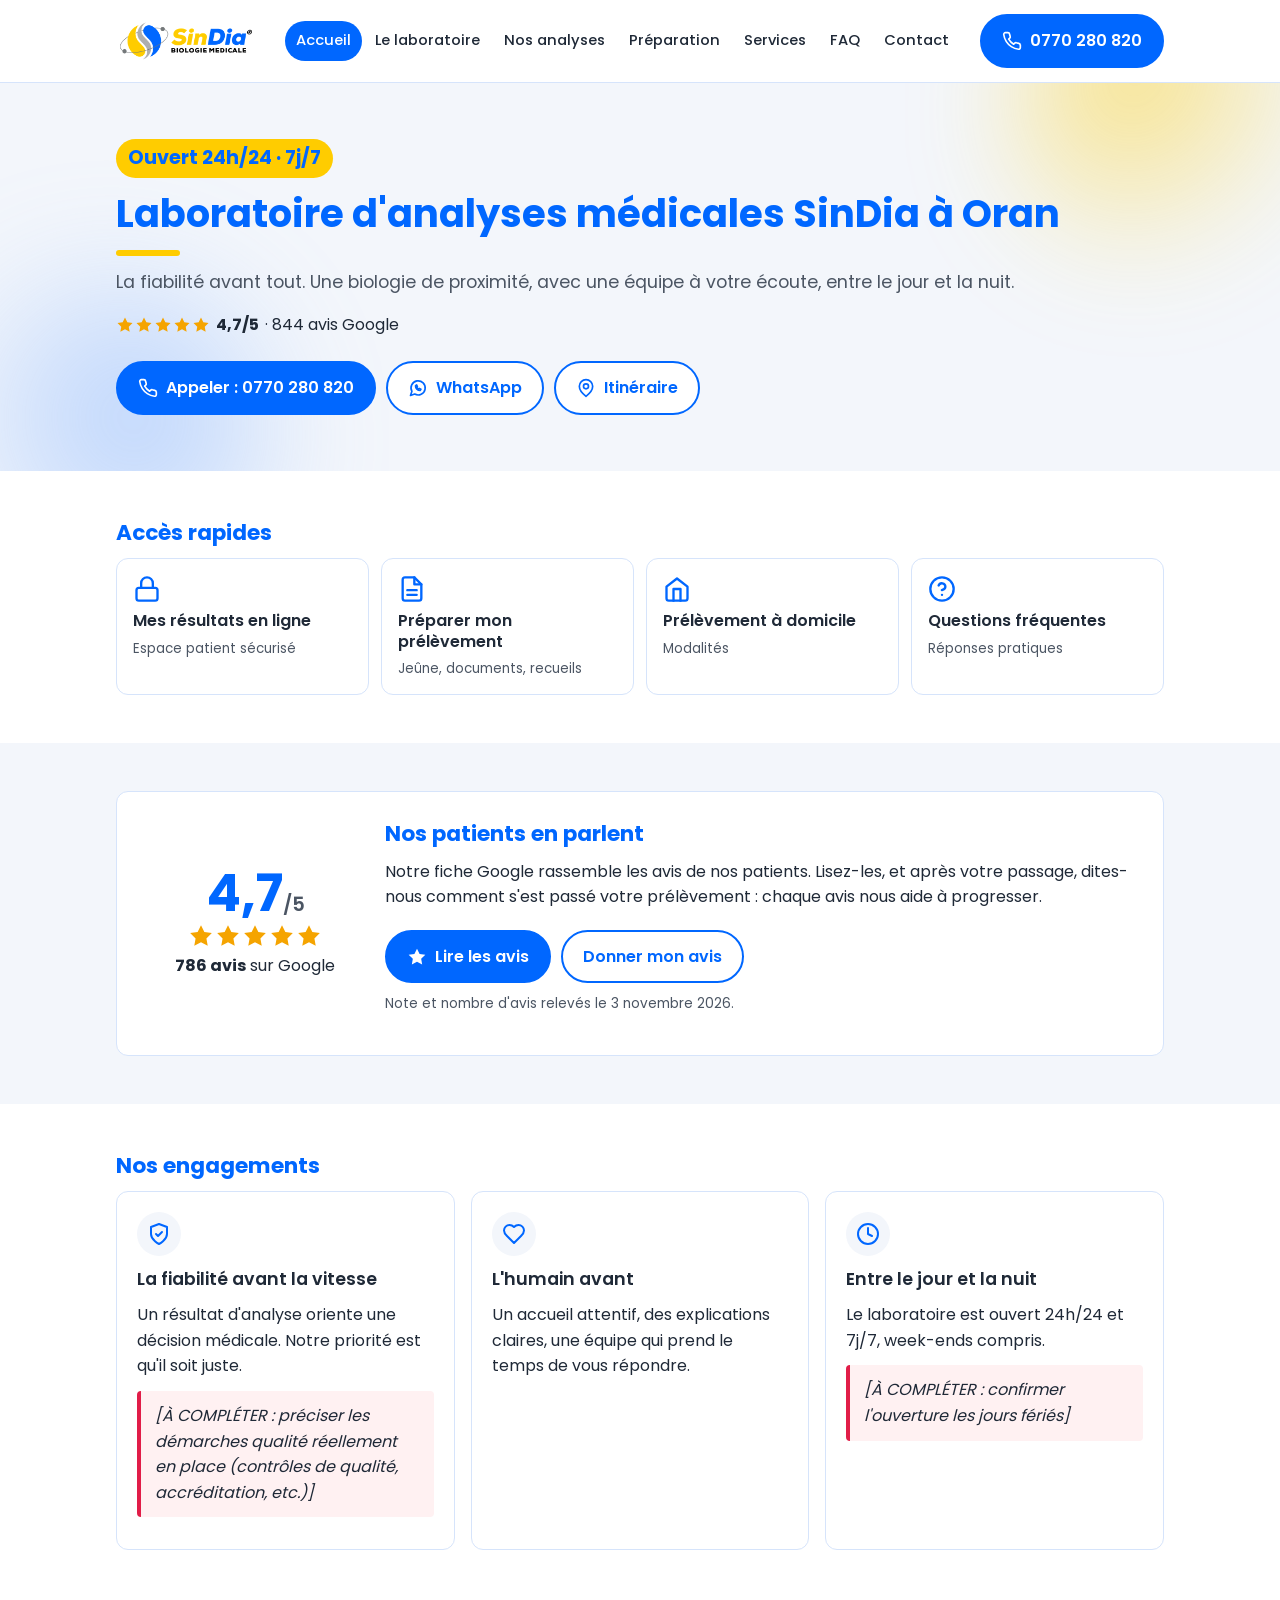
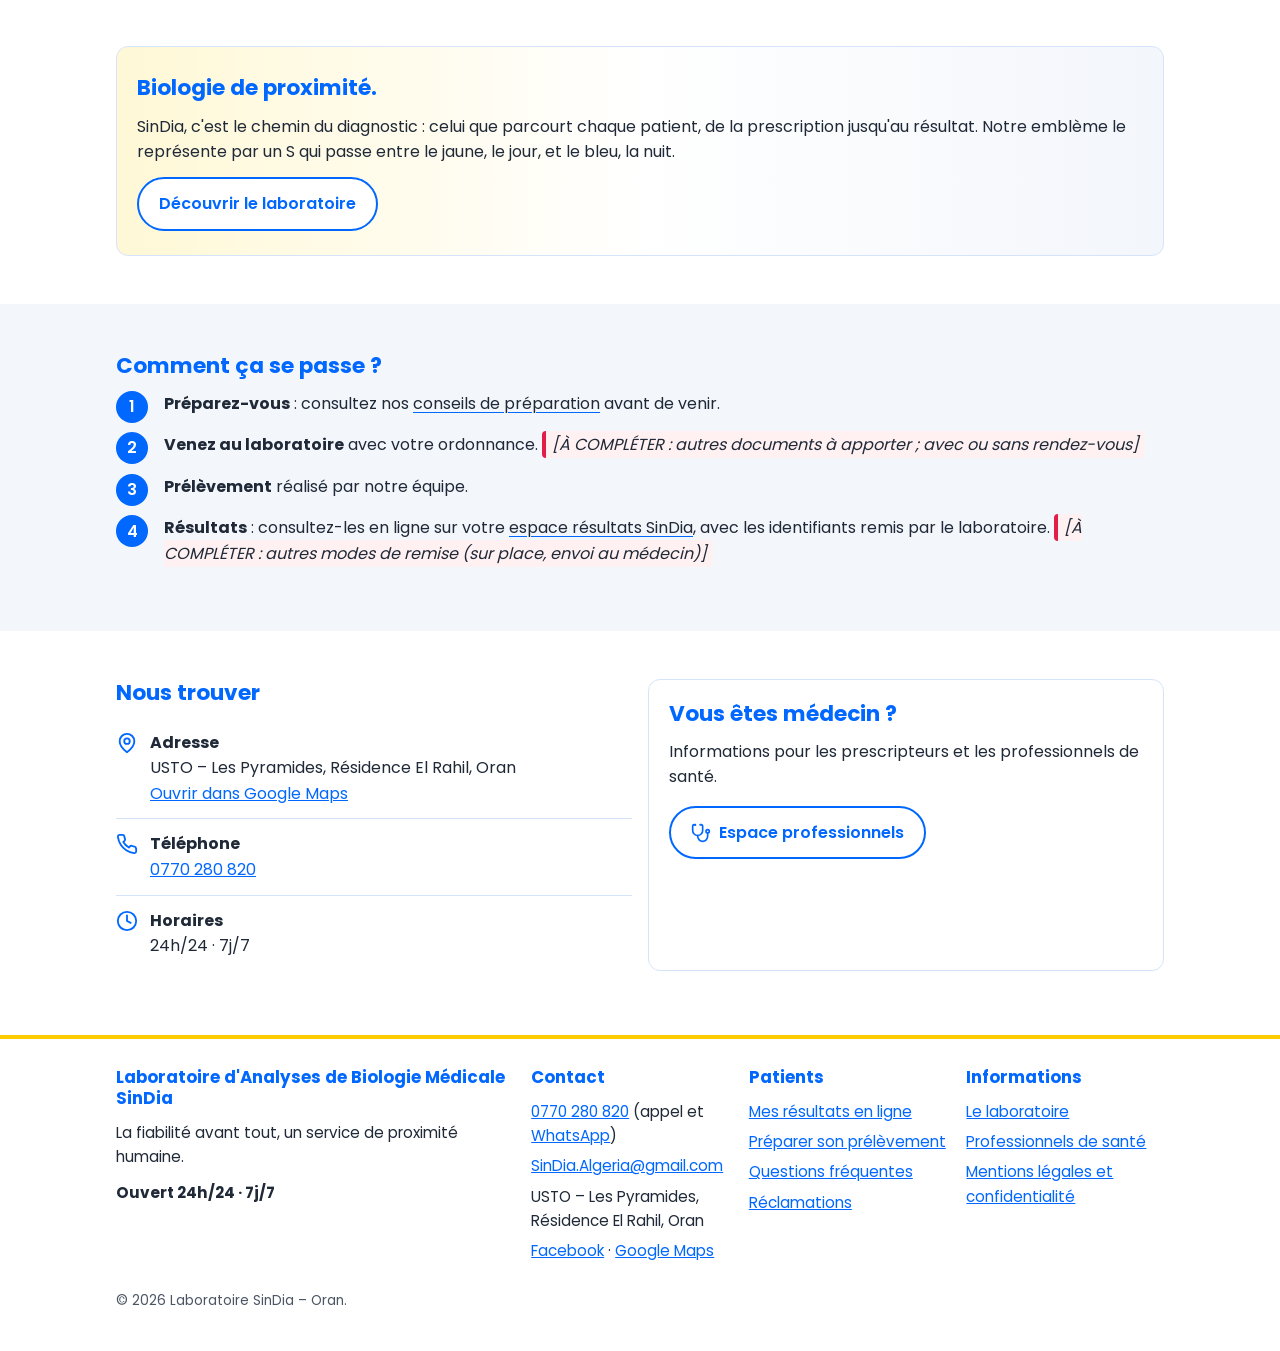
<file: index.html>
<!DOCTYPE html>
<html lang="fr" class="no-js">
<head>
  <meta charset="utf-8">
  <meta name="viewport" content="width=device-width, initial-scale=1">
  <title>Laboratoire SinDia – Analyses médicales à Oran, 24h/24</title>
  <meta name="description" content="Laboratoire d'analyses de biologie médicale SinDia à Oran (USTO – Les Pyramides). Ouvert 24h/24, 7j/7. Tél : 0770 280 820.">
  <meta name="theme-color" content="#0067FF">
  <meta property="og:type" content="website">
  <meta property="og:locale" content="fr_DZ">
  <meta property="og:site_name" content="Laboratoire SinDia">
  <meta property="og:title" content="Laboratoire SinDia – Analyses médicales à Oran, 24h/24">
  <meta property="og:description" content="Laboratoire d'analyses de biologie médicale SinDia à Oran (USTO – Les Pyramides). Ouvert 24h/24, 7j/7. Tél : 0770 280 820.">
  <link rel="icon" type="image/png" href="assets/img/logo-sindia.png">
  <link rel="preload" href="assets/fonts/poppins-latin-400.woff2" as="font" type="font/woff2" crossorigin>
  <link rel="stylesheet" href="css/style.css">
  <script>document.documentElement.className = 'js';</script>
  <script type="application/ld+json">
  {
    "@context": "https://schema.org",
    "@type": "DiagnosticLab",
    "name": "Laboratoire d'Analyses de Biologie Médicale SinDia",
    "alternateName": "Laboratoire SinDia",
    "telephone": "+213770280820",
    "email": "SinDia.Algeria@gmail.com",
    "address": {
      "@type": "PostalAddress",
      "streetAddress": "USTO – Les Pyramides, Résidence El Rahil",
      "addressLocality": "Oran",
      "addressCountry": "DZ"
    },
    "hasMap": "https://maps.app.goo.gl/Yw23LJdihmPYYyqD7",
    "sameAs": [
      "https://www.facebook.com/SinDia.Algeria/"
    ],
    "openingHoursSpecification": [
      {
        "@type": "OpeningHoursSpecification",
        "dayOfWeek": [
          "Monday",
          "Tuesday",
          "Wednesday",
          "Thursday",
          "Friday",
          "Saturday",
          "Sunday"
        ],
        "opens": "00:00",
        "closes": "23:59"
      }
    ]
  }
  </script>
</head>
<body>
  <a class="skip-link" href="#contenu">Aller au contenu</a>

  <header class="site-header">
    <div class="container header-wrap">
      <div class="header-inner">
        <a class="brand" href="index.html" aria-label="Laboratoire SinDia – Accueil">
          <img src="assets/img/logo-sindia.png" alt="SinDia – Biologie médicale" width="512" height="212">
        </a>
        <button class="nav-toggle" type="button" aria-expanded="false" aria-controls="menu"><svg viewBox="0 0 24 24" fill="none" stroke="currentColor" stroke-width="2" stroke-linecap="round" stroke-linejoin="round" aria-hidden="true"><path d="M3 6h18M3 12h18M3 18h18"/></svg> Menu</button>
      </div>
      <nav class="main-nav" id="menu" aria-label="Menu principal">
        <ul>
          <li><a href="index.html" aria-current="page">Accueil</a></li>
          <li><a href="laboratoire.html">Le laboratoire</a></li>
          <li><a href="analyses.html">Nos analyses</a></li>
          <li><a href="preparation.html">Préparation</a></li>
          <li><a href="services.html">Services</a></li>
          <li><a href="faq.html">FAQ</a></li>
          <li><a href="contact.html">Contact</a></li>
        </ul>
      </nav>
      <a class="btn btn-primary header-call" href="tel:+213770280820"><svg viewBox="0 0 24 24" fill="none" stroke="currentColor" stroke-width="2" stroke-linecap="round" stroke-linejoin="round" aria-hidden="true"><path d="M22 16.9v3a2 2 0 0 1-2.2 2 19.8 19.8 0 0 1-8.6-3.1 19.5 19.5 0 0 1-6-6A19.8 19.8 0 0 1 2.1 4.2 2 2 0 0 1 4.1 2h3a2 2 0 0 1 2 1.7c.1.9.4 1.8.7 2.7a2 2 0 0 1-.5 2.1L8 9.8a16 16 0 0 0 6 6l1.3-1.3a2 2 0 0 1 2.1-.4c.9.3 1.8.6 2.7.7a2 2 0 0 1 1.7 2z"/></svg> 0770 280 820</a>
    </div>
  </header>

  <main id="contenu">
    <section class="hero">
      <div class="container">
        <span class="badge">Ouvert 24h/24 · 7j/7</span>
        <h1>Laboratoire d'analyses médicales SinDia à Oran</h1>
        <p class="tagline">La fiabilité avant tout. Une biologie de proximité, avec une équipe à votre écoute, entre le jour et la nuit.</p>
        <a class="rating-line" href="https://maps.app.goo.gl/Yw23LJdihmPYYyqD7" target="_blank" rel="noopener"><span class="stars"><svg viewBox="0 0 24 24" fill="currentColor" aria-hidden="true"><path d="m12 2 3.1 6.3 6.9 1-5 4.9 1.2 6.8L12 17.8 5.8 21l1.2-6.8-5-4.9 6.9-1z"/></svg><svg viewBox="0 0 24 24" fill="currentColor" aria-hidden="true"><path d="m12 2 3.1 6.3 6.9 1-5 4.9 1.2 6.8L12 17.8 5.8 21l1.2-6.8-5-4.9 6.9-1z"/></svg><svg viewBox="0 0 24 24" fill="currentColor" aria-hidden="true"><path d="m12 2 3.1 6.3 6.9 1-5 4.9 1.2 6.8L12 17.8 5.8 21l1.2-6.8-5-4.9 6.9-1z"/></svg><svg viewBox="0 0 24 24" fill="currentColor" aria-hidden="true"><path d="m12 2 3.1 6.3 6.9 1-5 4.9 1.2 6.8L12 17.8 5.8 21l1.2-6.8-5-4.9 6.9-1z"/></svg><svg viewBox="0 0 24 24" fill="currentColor" aria-hidden="true"><path d="m12 2 3.1 6.3 6.9 1-5 4.9 1.2 6.8L12 17.8 5.8 21l1.2-6.8-5-4.9 6.9-1z"/></svg></span> <strong>4,7/5</strong> · 844 avis Google</a>
        <div class="hero-actions">
          <a class="btn btn-primary" href="tel:+213770280820"><svg viewBox="0 0 24 24" fill="none" stroke="currentColor" stroke-width="2" stroke-linecap="round" stroke-linejoin="round" aria-hidden="true"><path d="M22 16.9v3a2 2 0 0 1-2.2 2 19.8 19.8 0 0 1-8.6-3.1 19.5 19.5 0 0 1-6-6A19.8 19.8 0 0 1 2.1 4.2 2 2 0 0 1 4.1 2h3a2 2 0 0 1 2 1.7c.1.9.4 1.8.7 2.7a2 2 0 0 1-.5 2.1L8 9.8a16 16 0 0 0 6 6l1.3-1.3a2 2 0 0 1 2.1-.4c.9.3 1.8.6 2.7.7a2 2 0 0 1 1.7 2z"/></svg> Appeler : 0770 280 820</a>
          <a class="btn btn-outline" href="https://wa.me/213770280820" target="_blank" rel="noopener"><svg viewBox="0 0 24 24" fill="none" stroke="currentColor" stroke-width="2" stroke-linecap="round" stroke-linejoin="round" aria-hidden="true"><path d="M3 21l1.7-5A8.5 8.5 0 1 1 8 19.3z"/><path d="M9 9.5c0 3 2.5 5.5 5.5 5.5l1-1.5-2-1-1 .8a4 4 0 0 1-2-2l.8-1-1-2z"/></svg> WhatsApp</a>
          <a class="btn btn-outline" href="https://maps.app.goo.gl/Yw23LJdihmPYYyqD7" target="_blank" rel="noopener"><svg viewBox="0 0 24 24" fill="none" stroke="currentColor" stroke-width="2" stroke-linecap="round" stroke-linejoin="round" aria-hidden="true"><path d="M20 10c0 6-8 12-8 12s-8-6-8-12a8 8 0 0 1 16 0z"/><circle cx="12" cy="10" r="3"/></svg> Itinéraire</a>
        </div>
      </div>
    </section>

    <section>
      <div class="container">
        <h2>Accès rapides</h2>
        <div class="tiles grid-4">
          <a class="tile" href="resultats.html"><svg viewBox="0 0 24 24" fill="none" stroke="currentColor" stroke-width="2" stroke-linecap="round" stroke-linejoin="round" aria-hidden="true"><rect x="3" y="11" width="18" height="11" rx="2"/><path d="M7 11V7a5 5 0 0 1 10 0v4"/></svg>Mes résultats en ligne<small>Espace patient sécurisé</small></a>
          <a class="tile" href="preparation.html"><svg viewBox="0 0 24 24" fill="none" stroke="currentColor" stroke-width="2" stroke-linecap="round" stroke-linejoin="round" aria-hidden="true"><path d="M14 2H6a2 2 0 0 0-2 2v16a2 2 0 0 0 2 2h12a2 2 0 0 0 2-2V8z"/><path d="M14 2v6h6"/><path d="M8 13h8M8 17h8"/></svg>Préparer mon prélèvement<small>Jeûne, documents, recueils</small></a>
          <a class="tile" href="services.html#domicile"><svg viewBox="0 0 24 24" fill="none" stroke="currentColor" stroke-width="2" stroke-linecap="round" stroke-linejoin="round" aria-hidden="true"><path d="m3 10 9-7 9 7v10a2 2 0 0 1-2 2H5a2 2 0 0 1-2-2z"/><path d="M9 22V12h6v10"/></svg>Prélèvement à domicile<small>Modalités</small></a>
          <a class="tile" href="faq.html"><svg viewBox="0 0 24 24" fill="none" stroke="currentColor" stroke-width="2" stroke-linecap="round" stroke-linejoin="round" aria-hidden="true"><circle cx="12" cy="12" r="10"/><path d="M9.1 9a3 3 0 0 1 5.8 1c0 2-3 3-3 3"/><path d="M12 17h.01"/></svg>Questions fréquentes<small>Réponses pratiques</small></a>
        </div>
      </div>
    </section>

    <section class="section-tint" id="avis">
      <div class="container">
        <div class="google-card">
          <div class="google-score">
            <span class="score"><span class="count-anim" data-to="4.7" data-dec="1">4,7</span><small>/5</small></span>
            <span class="stars stars-lg"><svg viewBox="0 0 24 24" fill="currentColor" aria-hidden="true"><path d="m12 2 3.1 6.3 6.9 1-5 4.9 1.2 6.8L12 17.8 5.8 21l1.2-6.8-5-4.9 6.9-1z"/></svg><svg viewBox="0 0 24 24" fill="currentColor" aria-hidden="true"><path d="m12 2 3.1 6.3 6.9 1-5 4.9 1.2 6.8L12 17.8 5.8 21l1.2-6.8-5-4.9 6.9-1z"/></svg><svg viewBox="0 0 24 24" fill="currentColor" aria-hidden="true"><path d="m12 2 3.1 6.3 6.9 1-5 4.9 1.2 6.8L12 17.8 5.8 21l1.2-6.8-5-4.9 6.9-1z"/></svg><svg viewBox="0 0 24 24" fill="currentColor" aria-hidden="true"><path d="m12 2 3.1 6.3 6.9 1-5 4.9 1.2 6.8L12 17.8 5.8 21l1.2-6.8-5-4.9 6.9-1z"/></svg><svg viewBox="0 0 24 24" fill="currentColor" aria-hidden="true"><path d="m12 2 3.1 6.3 6.9 1-5 4.9 1.2 6.8L12 17.8 5.8 21l1.2-6.8-5-4.9 6.9-1z"/></svg></span>
            <span><strong><span class="count-anim" data-to="844">844</span> avis</strong> sur Google</span>
          </div>
          <div>
            <h2>Nos patients en parlent</h2>
            <p>Notre fiche Google rassemble les avis de nos patients. Lisez-les, et après votre passage, dites-nous comment s'est passé votre prélèvement : chaque avis nous aide à progresser.</p>
            <div class="hero-actions">
              <a class="btn btn-primary" href="https://maps.app.goo.gl/Yw23LJdihmPYYyqD7" target="_blank" rel="noopener"><svg viewBox="0 0 24 24" fill="currentColor" aria-hidden="true"><path d="m12 2 3.1 6.3 6.9 1-5 4.9 1.2 6.8L12 17.8 5.8 21l1.2-6.8-5-4.9 6.9-1z"/></svg> Lire les avis</a>
              <a class="btn btn-outline" href="https://maps.app.goo.gl/Yw23LJdihmPYYyqD7" target="_blank" rel="noopener">Donner mon avis</a>
            </div>
            <p class="small-note">Note et nombre d'avis relevés le 3 novembre 2026.</p>
          </div>
        </div>
      </div>
    </section>

    <section>
      <div class="container">
        <h2>Nos engagements</h2>
        <div class="grid grid-3">
          <article class="card">
            <div class="icon"><svg viewBox="0 0 24 24" fill="none" stroke="currentColor" stroke-width="2" stroke-linecap="round" stroke-linejoin="round" aria-hidden="true"><path d="M12 22s8-4 8-10V5l-8-3-8 3v7c0 6 8 10 8 10z"/><path d="m9 12 2 2 4-4"/></svg></div>
            <h3>La fiabilité avant la vitesse</h3>
            <p>Un résultat d'analyse oriente une décision médicale. Notre priorité est qu'il soit juste.</p>
            <p class="todo">[À COMPLÉTER : préciser les démarches qualité réellement en place (contrôles de qualité, accréditation, etc.)]</p>
          </article>
          <article class="card">
            <div class="icon"><svg viewBox="0 0 24 24" fill="none" stroke="currentColor" stroke-width="2" stroke-linecap="round" stroke-linejoin="round" aria-hidden="true"><path d="M19 14c1.5-1.5 3-3.2 3-5.5A5.5 5.5 0 0 0 16.5 3c-1.8 0-3 .5-4.5 2-1.5-1.5-2.7-2-4.5-2A5.5 5.5 0 0 0 2 8.5c0 2.3 1.5 4 3 5.5l7 7z"/></svg></div>
            <h3>L'humain avant</h3>
            <p>Un accueil attentif, des explications claires, une équipe qui prend le temps de vous répondre.</p>
          </article>
          <article class="card">
            <div class="icon"><svg viewBox="0 0 24 24" fill="none" stroke="currentColor" stroke-width="2" stroke-linecap="round" stroke-linejoin="round" aria-hidden="true"><circle cx="12" cy="12" r="10"/><path d="M12 6v6l4 2"/></svg></div>
            <h3>Entre le jour et la nuit</h3>
            <p>Le laboratoire est ouvert 24h/24 et 7j/7, week-ends compris.</p>
            <p class="todo">[À COMPLÉTER : confirmer l'ouverture les jours fériés]</p>
          </article>
        </div>
      </div>
    </section>

    <section>
      <div class="container">
        <div class="daynight">
          <p class="accroche">Biologie de proximité.</p>
          <p>SinDia, c'est le chemin du diagnostic : celui que parcourt chaque patient, de la prescription jusqu'au résultat. Notre emblème le représente par un S qui passe entre le jaune, le jour, et le bleu, la nuit.</p>
          <a class="btn btn-outline" href="laboratoire.html">Découvrir le laboratoire</a>
        </div>
      </div>
    </section>

    <section class="section-tint">
      <div class="container">
        <h2>Comment ça se passe ?</h2>
        <ol class="steps">
          <li><strong>Préparez-vous</strong> : consultez nos <a href="preparation.html">conseils de préparation</a> avant de venir.</li>
          <li><strong>Venez au laboratoire</strong> avec votre ordonnance. <span class="todo">[À COMPLÉTER : autres documents à apporter ; avec ou sans rendez-vous]</span></li>
          <li><strong>Prélèvement</strong> réalisé par notre équipe.</li>
          <li><strong>Résultats</strong> : consultez-les en ligne sur votre <a href="resultats.html">espace résultats SinDia</a>, avec les identifiants remis par le laboratoire. <span class="todo">[À COMPLÉTER : autres modes de remise (sur place, envoi au médecin)]</span></li>
        </ol>
      </div>
    </section>

    <section>
      <div class="container">
        <div class="grid grid-2">
          <div>
            <h2>Nous trouver</h2>
            <ul class="info-list">
              <li><svg viewBox="0 0 24 24" fill="none" stroke="currentColor" stroke-width="2" stroke-linecap="round" stroke-linejoin="round" aria-hidden="true"><path d="M20 10c0 6-8 12-8 12s-8-6-8-12a8 8 0 0 1 16 0z"/><circle cx="12" cy="10" r="3"/></svg><span><strong>Adresse</strong>USTO – Les Pyramides, Résidence El Rahil, Oran<br><a href="https://maps.app.goo.gl/Yw23LJdihmPYYyqD7" target="_blank" rel="noopener">Ouvrir dans Google Maps</a></span></li>
              <li><svg viewBox="0 0 24 24" fill="none" stroke="currentColor" stroke-width="2" stroke-linecap="round" stroke-linejoin="round" aria-hidden="true"><path d="M22 16.9v3a2 2 0 0 1-2.2 2 19.8 19.8 0 0 1-8.6-3.1 19.5 19.5 0 0 1-6-6A19.8 19.8 0 0 1 2.1 4.2 2 2 0 0 1 4.1 2h3a2 2 0 0 1 2 1.7c.1.9.4 1.8.7 2.7a2 2 0 0 1-.5 2.1L8 9.8a16 16 0 0 0 6 6l1.3-1.3a2 2 0 0 1 2.1-.4c.9.3 1.8.6 2.7.7a2 2 0 0 1 1.7 2z"/></svg><span><strong>Téléphone</strong><a href="tel:+213770280820">0770 280 820</a></span></li>
              <li><svg viewBox="0 0 24 24" fill="none" stroke="currentColor" stroke-width="2" stroke-linecap="round" stroke-linejoin="round" aria-hidden="true"><circle cx="12" cy="12" r="10"/><path d="M12 6v6l4 2"/></svg><span><strong>Horaires</strong>24h/24 · 7j/7</span></li>
            </ul>
          </div>
          <div class="card">
            <h2>Vous êtes médecin ?</h2>
            <p>Informations pour les prescripteurs et les professionnels de santé.</p>
            <a class="btn btn-outline" href="services.html#professionnels"><svg viewBox="0 0 24 24" fill="none" stroke="currentColor" stroke-width="2" stroke-linecap="round" stroke-linejoin="round" aria-hidden="true"><path d="M4.8 2.3A.3.3 0 1 0 5 2H4a2 2 0 0 0-2 2v5a6 6 0 0 0 6 6 6 6 0 0 0 6-6V4a2 2 0 0 0-2-2h-1a.2.2 0 1 0 .3.3"/><path d="M8 15v1a6 6 0 0 0 6 6 6 6 0 0 0 6-6v-4"/><circle cx="20" cy="10" r="2"/></svg> Espace professionnels</a>
          </div>
        </div>
      </div>
    </section>
  </main>

  <footer class="site-footer">
    <div class="container">
      <div class="footer-grid">
        <div>
          <h2>Laboratoire d'Analyses de Biologie Médicale SinDia</h2>
          <p>La fiabilité avant tout, un service de proximité humaine.</p>
          <p><strong>Ouvert 24h/24 · 7j/7</strong></p>
        </div>
        <div>
          <h2>Contact</h2>
          <ul>
            <li><a href="tel:+213770280820">0770 280 820</a> (appel et <a href="https://wa.me/213770280820" target="_blank" rel="noopener">WhatsApp</a>)</li>
            <li><a href="mailto:SinDia.Algeria@gmail.com">SinDia.Algeria@gmail.com</a></li>
            <li>USTO – Les Pyramides, Résidence El Rahil, Oran</li>
            <li><a href="https://www.facebook.com/SinDia.Algeria/" target="_blank" rel="noopener">Facebook</a> · <a href="https://maps.app.goo.gl/Yw23LJdihmPYYyqD7" target="_blank" rel="noopener">Google Maps</a></li>
          </ul>
        </div>
        <div>
          <h2>Patients</h2>
          <ul>
            <li><a href="resultats.html">Mes résultats en ligne</a></li>
            <li><a href="preparation.html">Préparer son prélèvement</a></li>
            <li><a href="faq.html">Questions fréquentes</a></li>
            <li><a href="contact.html#reclamations">Réclamations</a></li>
          </ul>
        </div>
        <div>
          <h2>Informations</h2>
          <ul>
            <li><a href="laboratoire.html">Le laboratoire</a></li>
            <li><a href="services.html#professionnels">Professionnels de santé</a></li>
            <li><a href="mentions-legales.html">Mentions légales et confidentialité</a></li>
          </ul>
        </div>
      </div>
      <p class="footer-bottom">© <span id="annee">2026</span> Laboratoire SinDia – Oran.</p>
    </div>
  </footer>

  <div class="call-bar">
    <a class="btn btn-primary" href="tel:+213770280820"><svg viewBox="0 0 24 24" fill="none" stroke="currentColor" stroke-width="2" stroke-linecap="round" stroke-linejoin="round" aria-hidden="true"><path d="M22 16.9v3a2 2 0 0 1-2.2 2 19.8 19.8 0 0 1-8.6-3.1 19.5 19.5 0 0 1-6-6A19.8 19.8 0 0 1 2.1 4.2 2 2 0 0 1 4.1 2h3a2 2 0 0 1 2 1.7c.1.9.4 1.8.7 2.7a2 2 0 0 1-.5 2.1L8 9.8a16 16 0 0 0 6 6l1.3-1.3a2 2 0 0 1 2.1-.4c.9.3 1.8.6 2.7.7a2 2 0 0 1 1.7 2z"/></svg> Appeler</a>
    <a class="btn btn-outline" href="https://wa.me/213770280820" target="_blank" rel="noopener"><svg viewBox="0 0 24 24" fill="none" stroke="currentColor" stroke-width="2" stroke-linecap="round" stroke-linejoin="round" aria-hidden="true"><path d="M3 21l1.7-5A8.5 8.5 0 1 1 8 19.3z"/><path d="M9 9.5c0 3 2.5 5.5 5.5 5.5l1-1.5-2-1-1 .8a4 4 0 0 1-2-2l.8-1-1-2z"/></svg> WhatsApp</a>
  </div>

  <script src="js/site.js"></script>
</body>
</html>
</file>
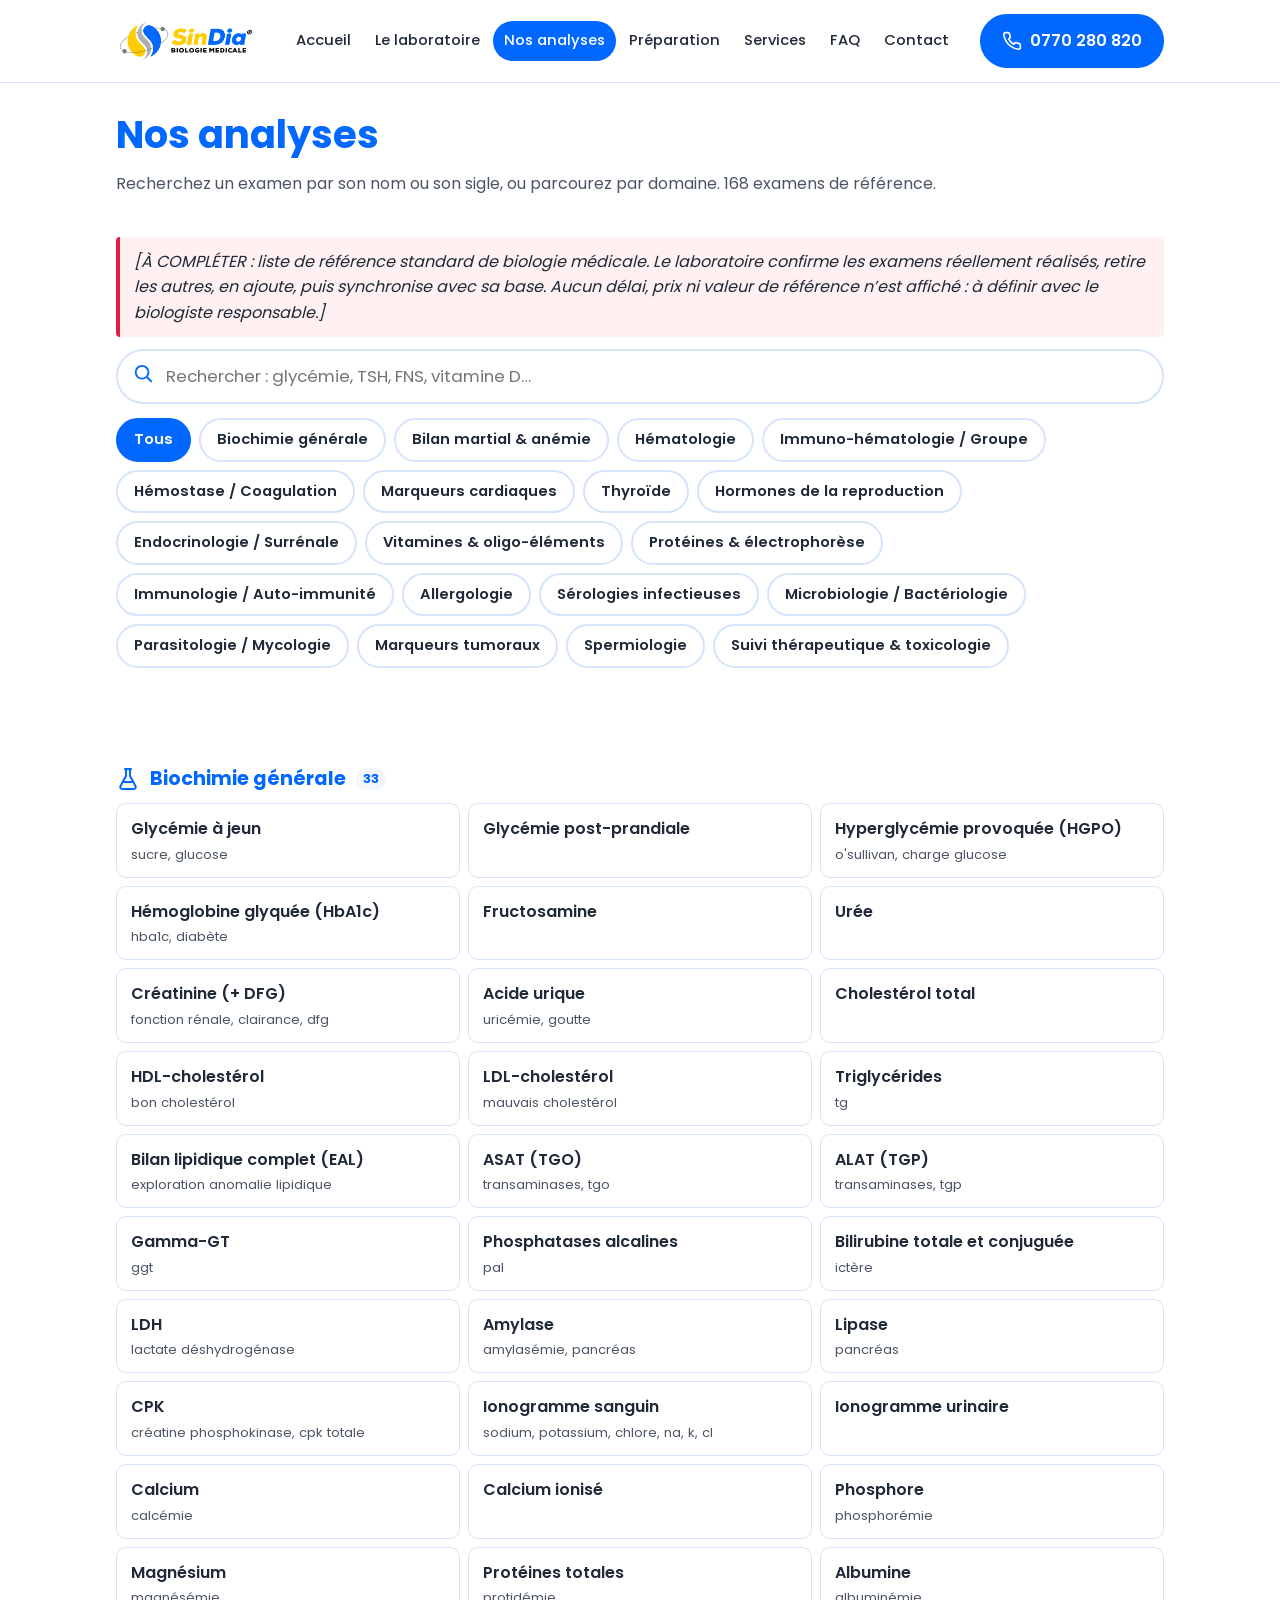
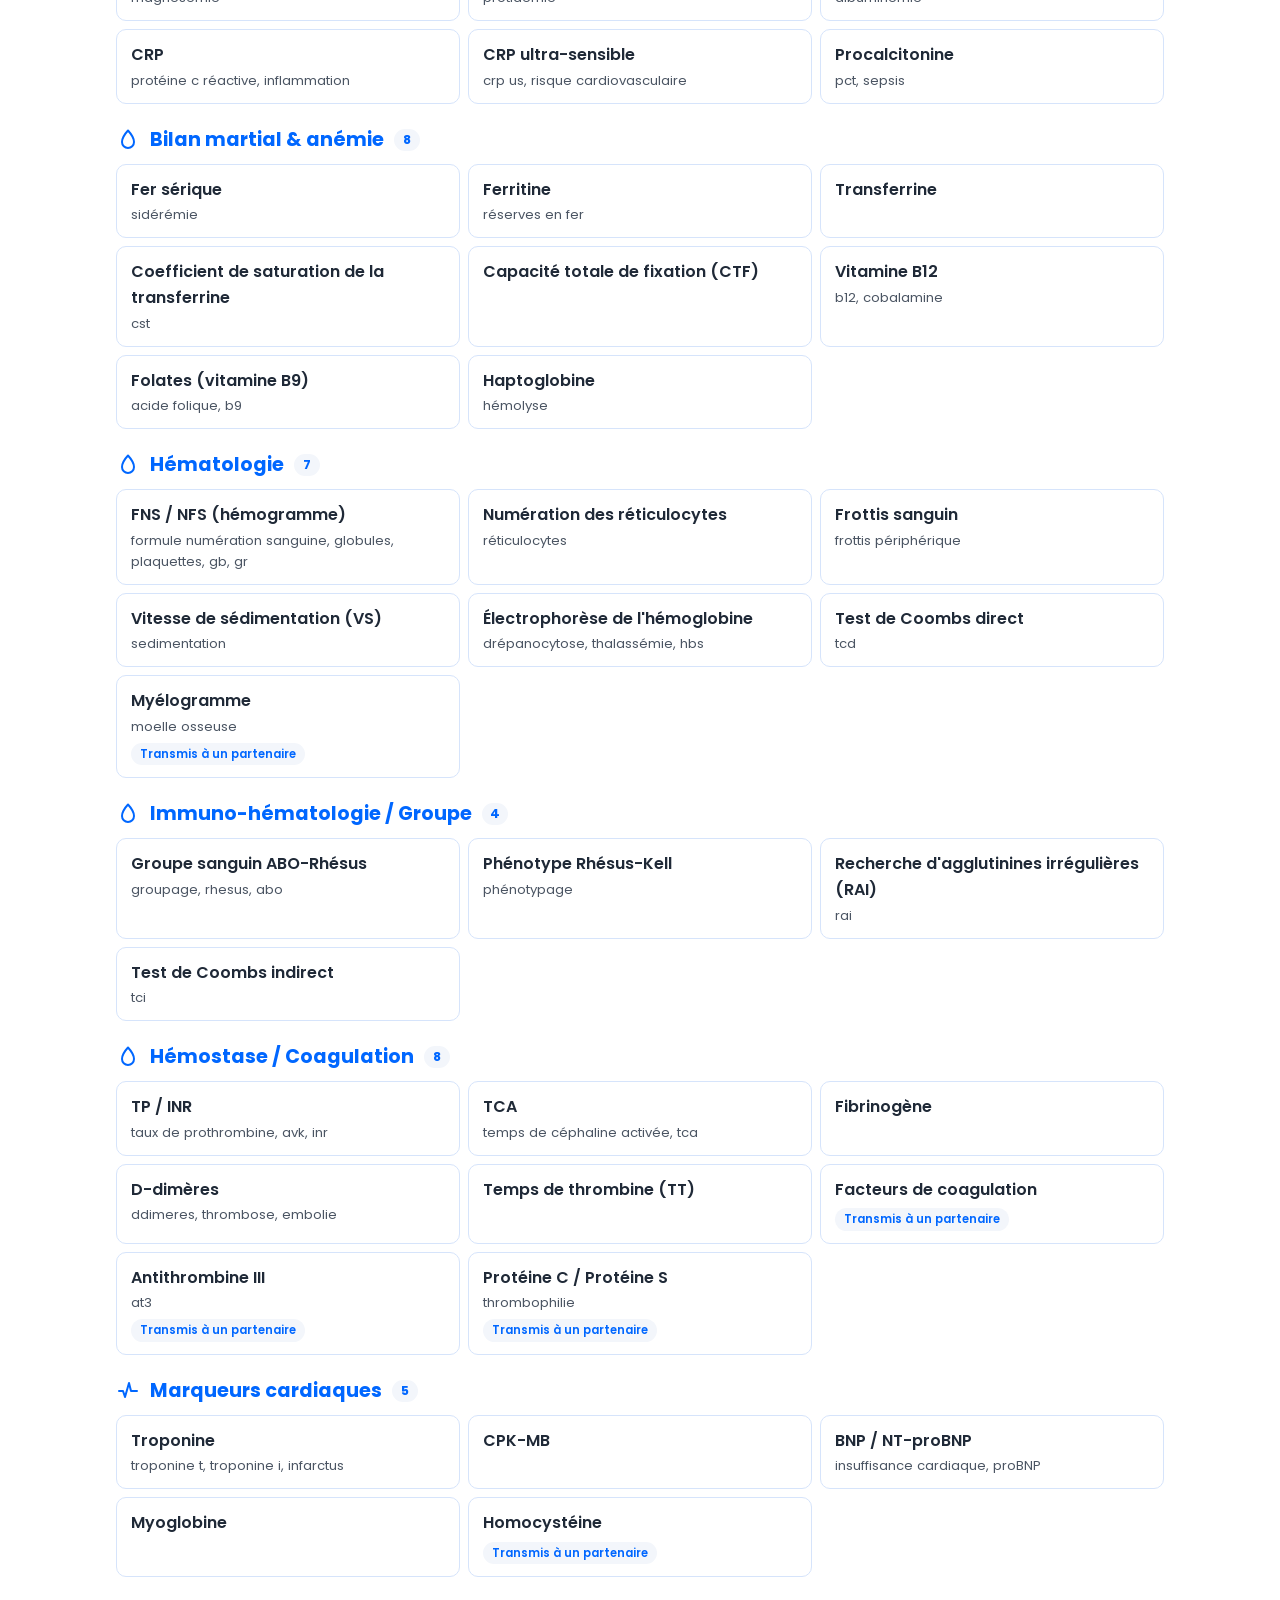
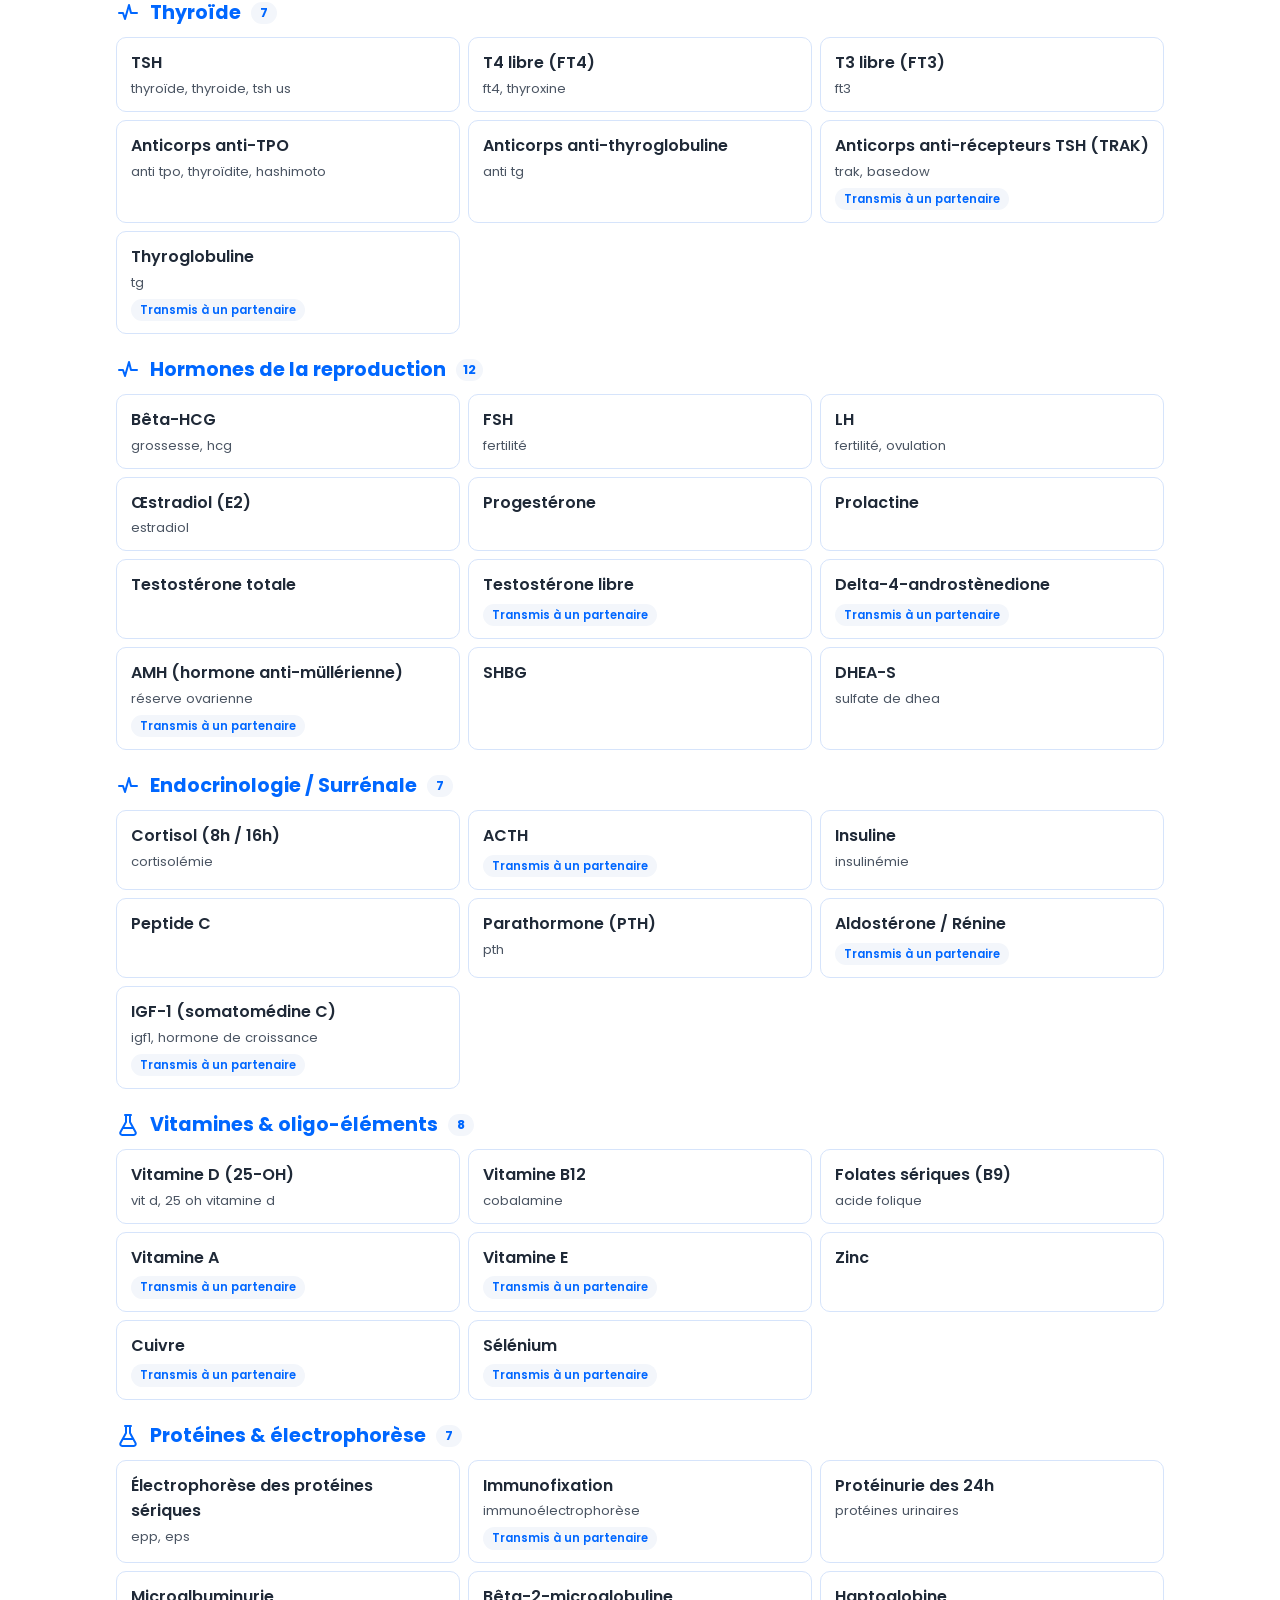
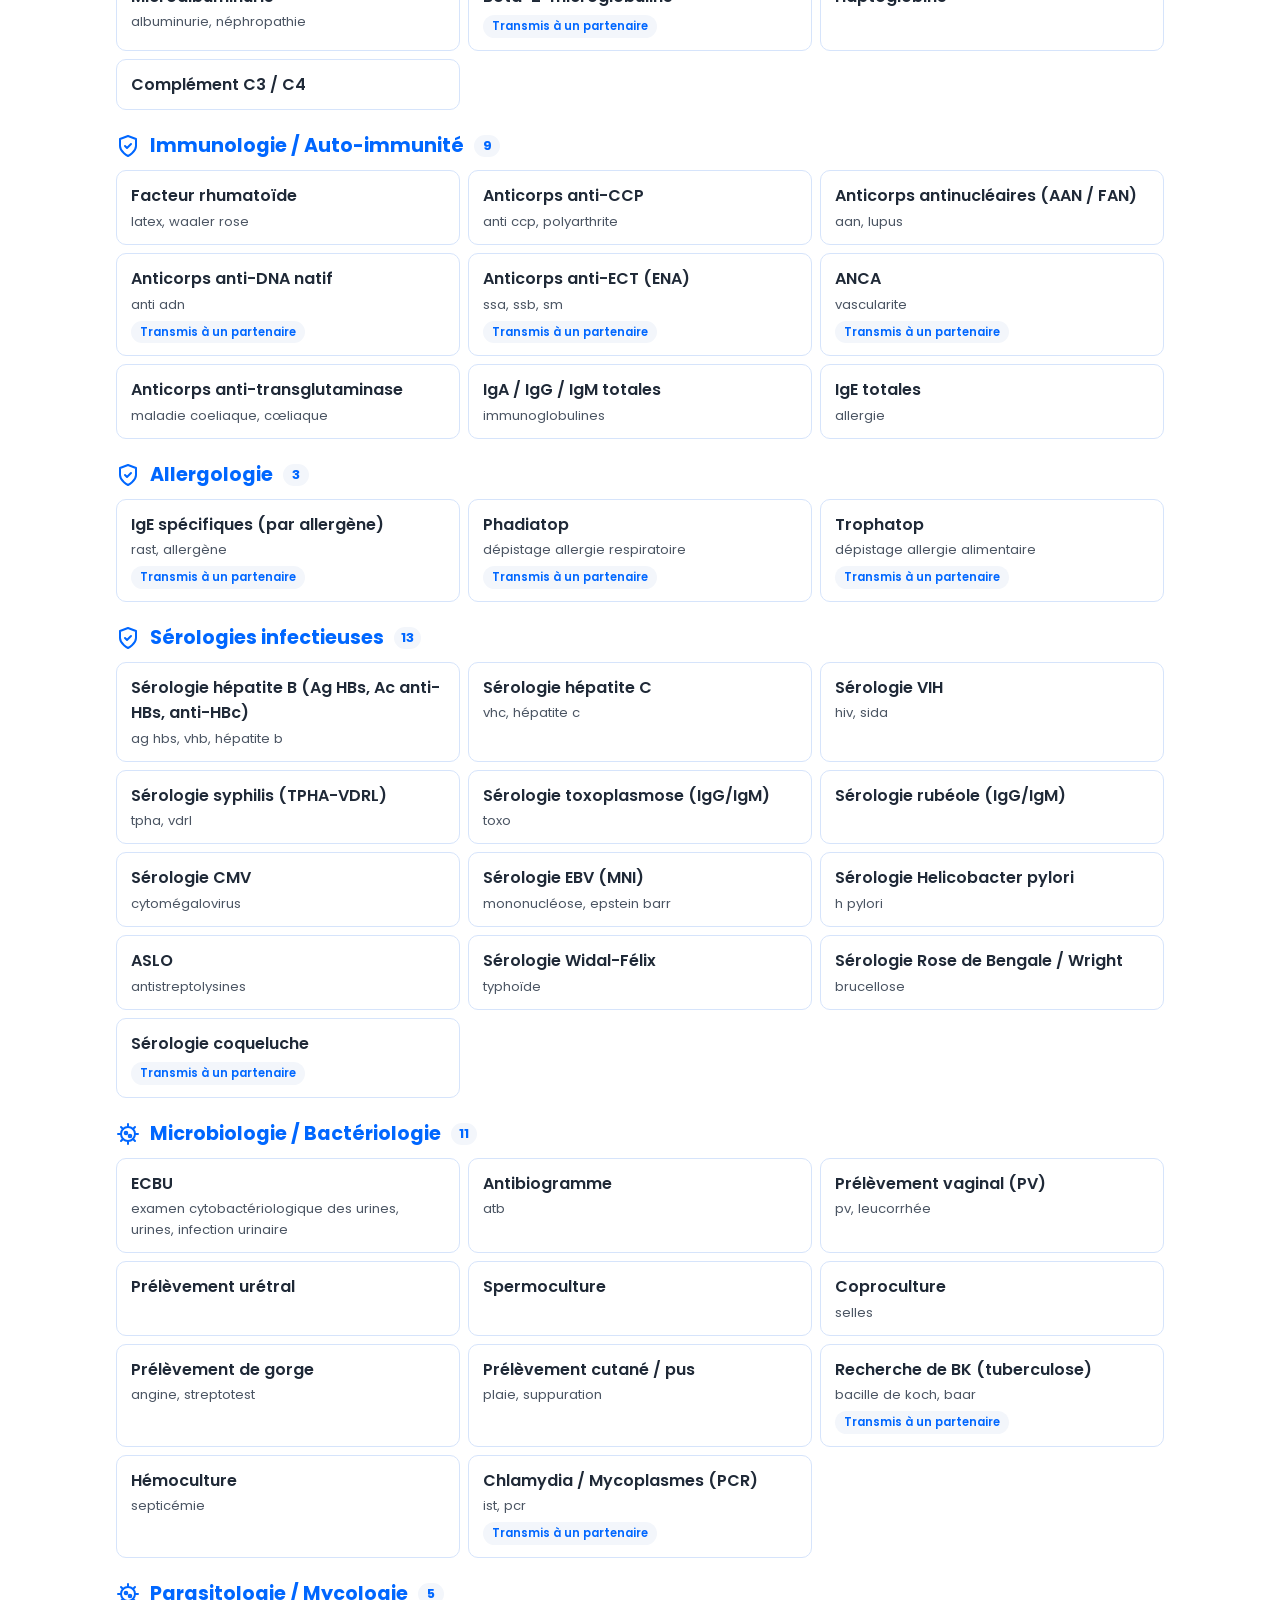
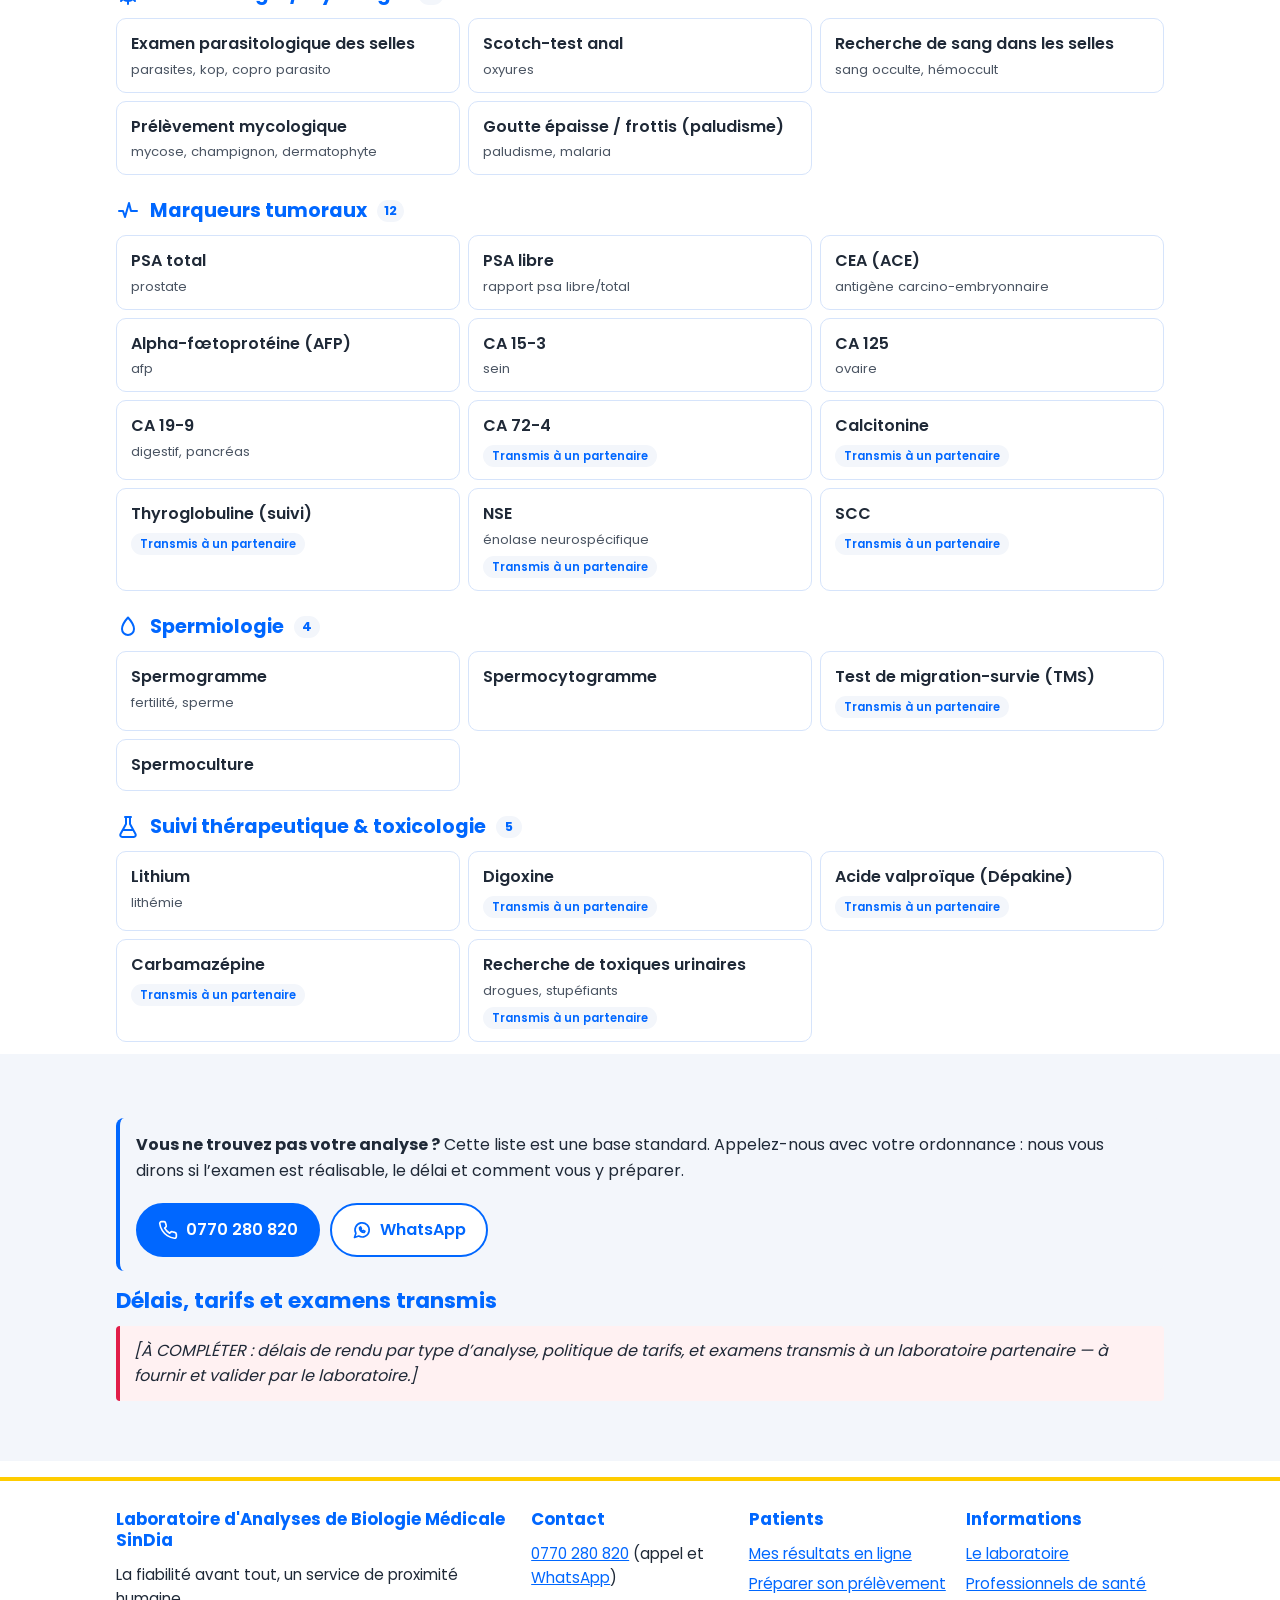
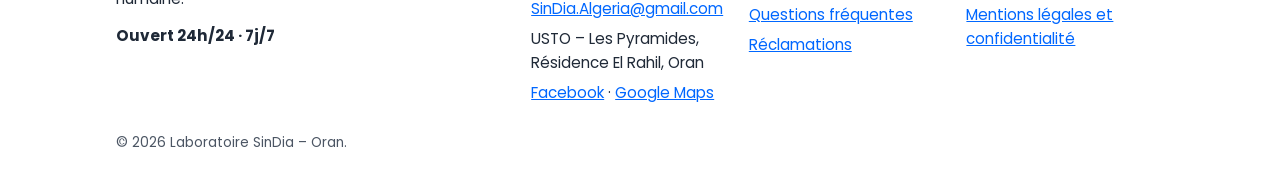
<file: analyses.html>
<!DOCTYPE html>
<html lang="fr" class="no-js">
<head>
  <meta charset="utf-8">
  <meta name="viewport" content="width=device-width, initial-scale=1">
  <title>Nos analyses – Laboratoire SinDia, Oran</title>
  <meta name="description" content="Analyses de biologie médicale réalisées par le Laboratoire SinDia à Oran.">
  <meta name="theme-color" content="#0067FF">
  <meta property="og:type" content="website">
  <meta property="og:locale" content="fr_DZ">
  <meta property="og:site_name" content="Laboratoire SinDia">
  <meta property="og:title" content="Nos analyses – Laboratoire SinDia, Oran">
  <meta property="og:description" content="Analyses de biologie médicale réalisées par le Laboratoire SinDia à Oran.">
  <link rel="icon" type="image/png" href="assets/img/logo-sindia.png">
  <link rel="preload" href="assets/fonts/poppins-latin-400.woff2" as="font" type="font/woff2" crossorigin>
  <link rel="stylesheet" href="css/style.css">
  <script>document.documentElement.className = 'js';</script>
</head>
<body>
  <a class="skip-link" href="#contenu">Aller au contenu</a>

  <header class="site-header">
    <div class="container header-wrap">
      <div class="header-inner">
        <a class="brand" href="index.html" aria-label="Laboratoire SinDia – Accueil">
          <img src="assets/img/logo-sindia.png" alt="SinDia – Biologie médicale" width="512" height="212">
        </a>
        <button class="nav-toggle" type="button" aria-expanded="false" aria-controls="menu"><svg viewBox="0 0 24 24" fill="none" stroke="currentColor" stroke-width="2" stroke-linecap="round" stroke-linejoin="round" aria-hidden="true"><path d="M3 6h18M3 12h18M3 18h18"/></svg> Menu</button>
      </div>
      <nav class="main-nav" id="menu" aria-label="Menu principal">
        <ul>
          <li><a href="index.html">Accueil</a></li>
          <li><a href="laboratoire.html">Le laboratoire</a></li>
          <li><a href="analyses.html" aria-current="page">Nos analyses</a></li>
          <li><a href="preparation.html">Préparation</a></li>
          <li><a href="services.html">Services</a></li>
          <li><a href="faq.html">FAQ</a></li>
          <li><a href="contact.html">Contact</a></li>
        </ul>
      </nav>
      <a class="btn btn-primary header-call" href="tel:+213770280820"><svg viewBox="0 0 24 24" fill="none" stroke="currentColor" stroke-width="2" stroke-linecap="round" stroke-linejoin="round" aria-hidden="true"><path d="M22 16.9v3a2 2 0 0 1-2.2 2 19.8 19.8 0 0 1-8.6-3.1 19.5 19.5 0 0 1-6-6A19.8 19.8 0 0 1 2.1 4.2 2 2 0 0 1 4.1 2h3a2 2 0 0 1 2 1.7c.1.9.4 1.8.7 2.7a2 2 0 0 1-.5 2.1L8 9.8a16 16 0 0 0 6 6l1.3-1.3a2 2 0 0 1 2.1-.4c.9.3 1.8.6 2.7.7a2 2 0 0 1 1.7 2z"/></svg> 0770 280 820</a>
    </div>
  </header>

  <main id="contenu">
    <section class="page-title">
      <div class="container">
        <h1>Nos analyses</h1>
        <p>Recherchez un examen par son nom ou son sigle, ou parcourez par domaine. 168 examens de référence.</p>
      </div>
    </section>

    <section class="cat-wrap">
      <div class="container">
        <p class="todo">[À COMPLÉTER : liste de référence standard de biologie médicale. Le laboratoire confirme les examens réellement réalisés, retire les autres, en ajoute, puis synchronise avec sa base. Aucun délai, prix ni valeur de référence n’est affiché : à définir avec le biologiste responsable.]</p>

        <div class="cat-search">
          <span class="cat-search-ic"><svg viewBox="0 0 24 24" fill="none" stroke="currentColor" stroke-width="2" stroke-linecap="round" stroke-linejoin="round" aria-hidden="true"><circle cx="11" cy="11" r="7"/><path d="m21 21-4.3-4.3"/></svg></span>
          <input type="search" id="catSearch" placeholder="Rechercher : glycémie, TSH, FNS, vitamine D…" aria-label="Rechercher un examen" autocomplete="off">
        </div>
        <div class="chips" id="catChips" role="group" aria-label="Filtrer par domaine">
          <button type="button" class="chip is-active" data-filter="all" aria-pressed="true">Tous</button>
          <button type="button" class="chip" data-filter="biochimie" aria-pressed="false">Biochimie générale</button>
          <button type="button" class="chip" data-filter="martial" aria-pressed="false">Bilan martial & anémie</button>
          <button type="button" class="chip" data-filter="hematologie" aria-pressed="false">Hématologie</button>
          <button type="button" class="chip" data-filter="immuno-hema" aria-pressed="false">Immuno-hématologie / Groupe</button>
          <button type="button" class="chip" data-filter="hemostase" aria-pressed="false">Hémostase / Coagulation</button>
          <button type="button" class="chip" data-filter="diabeto-cardio" aria-pressed="false">Marqueurs cardiaques</button>
          <button type="button" class="chip" data-filter="thyroide" aria-pressed="false">Thyroïde</button>
          <button type="button" class="chip" data-filter="hormono-repro" aria-pressed="false">Hormones de la reproduction</button>
          <button type="button" class="chip" data-filter="endocrino" aria-pressed="false">Endocrinologie / Surrénale</button>
          <button type="button" class="chip" data-filter="vitamines" aria-pressed="false">Vitamines & oligo-éléments</button>
          <button type="button" class="chip" data-filter="proteines" aria-pressed="false">Protéines & électrophorèse</button>
          <button type="button" class="chip" data-filter="immuno-auto" aria-pressed="false">Immunologie / Auto-immunité</button>
          <button type="button" class="chip" data-filter="allergo" aria-pressed="false">Allergologie</button>
          <button type="button" class="chip" data-filter="serologie" aria-pressed="false">Sérologies infectieuses</button>
          <button type="button" class="chip" data-filter="microbiologie" aria-pressed="false">Microbiologie / Bactériologie</button>
          <button type="button" class="chip" data-filter="parasitologie" aria-pressed="false">Parasitologie / Mycologie</button>
          <button type="button" class="chip" data-filter="marqueurs" aria-pressed="false">Marqueurs tumoraux</button>
          <button type="button" class="chip" data-filter="spermiologie" aria-pressed="false">Spermiologie</button>
          <button type="button" class="chip" data-filter="toxico" aria-pressed="false">Suivi thérapeutique & toxicologie</button>
        </div>
        <p class="cat-status" id="catStatus" aria-live="polite"></p>
      </div>
    </section>

    <div class="container cat-results" id="catResults">
      <section class="cat-domain" data-domain="biochimie">
        <h2 class="cat-domain-title"><span class="cat-ic"><svg viewBox="0 0 24 24" fill="none" stroke="currentColor" stroke-width="2" stroke-linecap="round" stroke-linejoin="round" aria-hidden="true"><path d="M9 2h6"/><path d="M10 2v7L4.5 19a2 2 0 0 0 1.8 3h11.4a2 2 0 0 0 1.8-3L14 9V2"/><path d="M7 15h10"/></svg></span>Biochimie générale <span class="cat-count">33</span></h2>
        <ul class="exam-list">
          <li class="exam" data-search="glycemie a jeun sucre glucose" data-domain="biochimie"><span class="exam-name">Glycémie à jeun</span><span class="exam-aka">sucre, glucose</span></li>
          <li class="exam" data-search="glycemie post-prandiale " data-domain="biochimie"><span class="exam-name">Glycémie post-prandiale</span></li>
          <li class="exam" data-search="hyperglycemie provoquee (hgpo) o'sullivan charge glucose" data-domain="biochimie"><span class="exam-name">Hyperglycémie provoquée (HGPO)</span><span class="exam-aka">o'sullivan, charge glucose</span></li>
          <li class="exam" data-search="hemoglobine glyquee (hba1c) hba1c diabete" data-domain="biochimie"><span class="exam-name">Hémoglobine glyquée (HbA1c)</span><span class="exam-aka">hba1c, diabète</span></li>
          <li class="exam" data-search="fructosamine " data-domain="biochimie"><span class="exam-name">Fructosamine</span></li>
          <li class="exam" data-search="uree " data-domain="biochimie"><span class="exam-name">Urée</span></li>
          <li class="exam" data-search="creatinine (+ dfg) fonction renale clairance dfg" data-domain="biochimie"><span class="exam-name">Créatinine (+ DFG)</span><span class="exam-aka">fonction rénale, clairance, dfg</span></li>
          <li class="exam" data-search="acide urique uricemie goutte" data-domain="biochimie"><span class="exam-name">Acide urique</span><span class="exam-aka">uricémie, goutte</span></li>
          <li class="exam" data-search="cholesterol total " data-domain="biochimie"><span class="exam-name">Cholestérol total</span></li>
          <li class="exam" data-search="hdl-cholesterol bon cholesterol" data-domain="biochimie"><span class="exam-name">HDL-cholestérol</span><span class="exam-aka">bon cholestérol</span></li>
          <li class="exam" data-search="ldl-cholesterol mauvais cholesterol" data-domain="biochimie"><span class="exam-name">LDL-cholestérol</span><span class="exam-aka">mauvais cholestérol</span></li>
          <li class="exam" data-search="triglycerides tg" data-domain="biochimie"><span class="exam-name">Triglycérides</span><span class="exam-aka">tg</span></li>
          <li class="exam" data-search="bilan lipidique complet (eal) exploration anomalie lipidique" data-domain="biochimie"><span class="exam-name">Bilan lipidique complet (EAL)</span><span class="exam-aka">exploration anomalie lipidique</span></li>
          <li class="exam" data-search="asat (tgo) transaminases tgo" data-domain="biochimie"><span class="exam-name">ASAT (TGO)</span><span class="exam-aka">transaminases, tgo</span></li>
          <li class="exam" data-search="alat (tgp) transaminases tgp" data-domain="biochimie"><span class="exam-name">ALAT (TGP)</span><span class="exam-aka">transaminases, tgp</span></li>
          <li class="exam" data-search="gamma-gt ggt" data-domain="biochimie"><span class="exam-name">Gamma-GT</span><span class="exam-aka">ggt</span></li>
          <li class="exam" data-search="phosphatases alcalines pal" data-domain="biochimie"><span class="exam-name">Phosphatases alcalines</span><span class="exam-aka">pal</span></li>
          <li class="exam" data-search="bilirubine totale et conjuguee ictere" data-domain="biochimie"><span class="exam-name">Bilirubine totale et conjuguée</span><span class="exam-aka">ictère</span></li>
          <li class="exam" data-search="ldh lactate deshydrogenase" data-domain="biochimie"><span class="exam-name">LDH</span><span class="exam-aka">lactate déshydrogénase</span></li>
          <li class="exam" data-search="amylase amylasemie pancreas" data-domain="biochimie"><span class="exam-name">Amylase</span><span class="exam-aka">amylasémie, pancréas</span></li>
          <li class="exam" data-search="lipase pancreas" data-domain="biochimie"><span class="exam-name">Lipase</span><span class="exam-aka">pancréas</span></li>
          <li class="exam" data-search="cpk creatine phosphokinase cpk totale" data-domain="biochimie"><span class="exam-name">CPK</span><span class="exam-aka">créatine phosphokinase, cpk totale</span></li>
          <li class="exam" data-search="ionogramme sanguin sodium potassium chlore na k cl" data-domain="biochimie"><span class="exam-name">Ionogramme sanguin</span><span class="exam-aka">sodium, potassium, chlore, na, k, cl</span></li>
          <li class="exam" data-search="ionogramme urinaire " data-domain="biochimie"><span class="exam-name">Ionogramme urinaire</span></li>
          <li class="exam" data-search="calcium calcemie" data-domain="biochimie"><span class="exam-name">Calcium</span><span class="exam-aka">calcémie</span></li>
          <li class="exam" data-search="calcium ionise " data-domain="biochimie"><span class="exam-name">Calcium ionisé</span></li>
          <li class="exam" data-search="phosphore phosphoremie" data-domain="biochimie"><span class="exam-name">Phosphore</span><span class="exam-aka">phosphorémie</span></li>
          <li class="exam" data-search="magnesium magnesemie" data-domain="biochimie"><span class="exam-name">Magnésium</span><span class="exam-aka">magnésémie</span></li>
          <li class="exam" data-search="proteines totales protidemie" data-domain="biochimie"><span class="exam-name">Protéines totales</span><span class="exam-aka">protidémie</span></li>
          <li class="exam" data-search="albumine albuminemie" data-domain="biochimie"><span class="exam-name">Albumine</span><span class="exam-aka">albuminémie</span></li>
          <li class="exam" data-search="crp proteine c reactive inflammation" data-domain="biochimie"><span class="exam-name">CRP</span><span class="exam-aka">protéine c réactive, inflammation</span></li>
          <li class="exam" data-search="crp ultra-sensible crp us risque cardiovasculaire" data-domain="biochimie"><span class="exam-name">CRP ultra-sensible</span><span class="exam-aka">crp us, risque cardiovasculaire</span></li>
          <li class="exam" data-search="procalcitonine pct sepsis" data-domain="biochimie"><span class="exam-name">Procalcitonine</span><span class="exam-aka">pct, sepsis</span></li>
        </ul>
      </section>
      <section class="cat-domain" data-domain="martial">
        <h2 class="cat-domain-title"><span class="cat-ic"><svg viewBox="0 0 24 24" fill="none" stroke="currentColor" stroke-width="2" stroke-linecap="round" stroke-linejoin="round" aria-hidden="true"><path d="M12 2.5S6 9 6 14a6 6 0 0 0 12 0c0-5-6-11.5-6-11.5z"/></svg></span>Bilan martial & anémie <span class="cat-count">8</span></h2>
        <ul class="exam-list">
          <li class="exam" data-search="fer serique sideremie" data-domain="martial"><span class="exam-name">Fer sérique</span><span class="exam-aka">sidérémie</span></li>
          <li class="exam" data-search="ferritine reserves en fer" data-domain="martial"><span class="exam-name">Ferritine</span><span class="exam-aka">réserves en fer</span></li>
          <li class="exam" data-search="transferrine " data-domain="martial"><span class="exam-name">Transferrine</span></li>
          <li class="exam" data-search="coefficient de saturation de la transferrine cst" data-domain="martial"><span class="exam-name">Coefficient de saturation de la transferrine</span><span class="exam-aka">cst</span></li>
          <li class="exam" data-search="capacite totale de fixation (ctf) " data-domain="martial"><span class="exam-name">Capacité totale de fixation (CTF)</span></li>
          <li class="exam" data-search="vitamine b12 b12 cobalamine" data-domain="martial"><span class="exam-name">Vitamine B12</span><span class="exam-aka">b12, cobalamine</span></li>
          <li class="exam" data-search="folates (vitamine b9) acide folique b9" data-domain="martial"><span class="exam-name">Folates (vitamine B9)</span><span class="exam-aka">acide folique, b9</span></li>
          <li class="exam" data-search="haptoglobine hemolyse" data-domain="martial"><span class="exam-name">Haptoglobine</span><span class="exam-aka">hémolyse</span></li>
        </ul>
      </section>
      <section class="cat-domain" data-domain="hematologie">
        <h2 class="cat-domain-title"><span class="cat-ic"><svg viewBox="0 0 24 24" fill="none" stroke="currentColor" stroke-width="2" stroke-linecap="round" stroke-linejoin="round" aria-hidden="true"><path d="M12 2.5S6 9 6 14a6 6 0 0 0 12 0c0-5-6-11.5-6-11.5z"/></svg></span>Hématologie <span class="cat-count">7</span></h2>
        <ul class="exam-list">
          <li class="exam" data-search="fns / nfs (hemogramme) formule numeration sanguine globules plaquettes gb gr" data-domain="hematologie"><span class="exam-name">FNS / NFS (hémogramme)</span><span class="exam-aka">formule numération sanguine, globules, plaquettes, gb, gr</span></li>
          <li class="exam" data-search="numeration des reticulocytes reticulocytes" data-domain="hematologie"><span class="exam-name">Numération des réticulocytes</span><span class="exam-aka">réticulocytes</span></li>
          <li class="exam" data-search="frottis sanguin frottis peripherique" data-domain="hematologie"><span class="exam-name">Frottis sanguin</span><span class="exam-aka">frottis périphérique</span></li>
          <li class="exam" data-search="vitesse de sedimentation (vs) sedimentation" data-domain="hematologie"><span class="exam-name">Vitesse de sédimentation (VS)</span><span class="exam-aka">sedimentation</span></li>
          <li class="exam" data-search="electrophorese de l'hemoglobine drepanocytose thalassemie hbs" data-domain="hematologie"><span class="exam-name">Électrophorèse de l'hémoglobine</span><span class="exam-aka">drépanocytose, thalassémie, hbs</span></li>
          <li class="exam" data-search="test de coombs direct tcd" data-domain="hematologie"><span class="exam-name">Test de Coombs direct</span><span class="exam-aka">tcd</span></li>
          <li class="exam" data-search="myelogramme moelle osseuse" data-domain="hematologie"><span class="exam-name">Myélogramme</span><span class="exam-aka">moelle osseuse</span><span class="exam-meta">Transmis à un partenaire</span></li>
        </ul>
      </section>
      <section class="cat-domain" data-domain="immuno-hema">
        <h2 class="cat-domain-title"><span class="cat-ic"><svg viewBox="0 0 24 24" fill="none" stroke="currentColor" stroke-width="2" stroke-linecap="round" stroke-linejoin="round" aria-hidden="true"><path d="M12 2.5S6 9 6 14a6 6 0 0 0 12 0c0-5-6-11.5-6-11.5z"/></svg></span>Immuno-hématologie / Groupe <span class="cat-count">4</span></h2>
        <ul class="exam-list">
          <li class="exam" data-search="groupe sanguin abo-rhesus groupage rhesus abo" data-domain="immuno-hema"><span class="exam-name">Groupe sanguin ABO-Rhésus</span><span class="exam-aka">groupage, rhesus, abo</span></li>
          <li class="exam" data-search="phenotype rhesus-kell phenotypage" data-domain="immuno-hema"><span class="exam-name">Phénotype Rhésus-Kell</span><span class="exam-aka">phénotypage</span></li>
          <li class="exam" data-search="recherche d'agglutinines irregulieres (rai) rai" data-domain="immuno-hema"><span class="exam-name">Recherche d'agglutinines irrégulières (RAI)</span><span class="exam-aka">rai</span></li>
          <li class="exam" data-search="test de coombs indirect tci" data-domain="immuno-hema"><span class="exam-name">Test de Coombs indirect</span><span class="exam-aka">tci</span></li>
        </ul>
      </section>
      <section class="cat-domain" data-domain="hemostase">
        <h2 class="cat-domain-title"><span class="cat-ic"><svg viewBox="0 0 24 24" fill="none" stroke="currentColor" stroke-width="2" stroke-linecap="round" stroke-linejoin="round" aria-hidden="true"><path d="M12 2.5S6 9 6 14a6 6 0 0 0 12 0c0-5-6-11.5-6-11.5z"/></svg></span>Hémostase / Coagulation <span class="cat-count">8</span></h2>
        <ul class="exam-list">
          <li class="exam" data-search="tp / inr taux de prothrombine avk inr" data-domain="hemostase"><span class="exam-name">TP / INR</span><span class="exam-aka">taux de prothrombine, avk, inr</span></li>
          <li class="exam" data-search="tca temps de cephaline activee tca" data-domain="hemostase"><span class="exam-name">TCA</span><span class="exam-aka">temps de céphaline activée, tca</span></li>
          <li class="exam" data-search="fibrinogene " data-domain="hemostase"><span class="exam-name">Fibrinogène</span></li>
          <li class="exam" data-search="d-dimeres ddimeres thrombose embolie" data-domain="hemostase"><span class="exam-name">D-dimères</span><span class="exam-aka">ddimeres, thrombose, embolie</span></li>
          <li class="exam" data-search="temps de thrombine (tt) " data-domain="hemostase"><span class="exam-name">Temps de thrombine (TT)</span></li>
          <li class="exam" data-search="facteurs de coagulation " data-domain="hemostase"><span class="exam-name">Facteurs de coagulation</span><span class="exam-meta">Transmis à un partenaire</span></li>
          <li class="exam" data-search="antithrombine iii at3" data-domain="hemostase"><span class="exam-name">Antithrombine III</span><span class="exam-aka">at3</span><span class="exam-meta">Transmis à un partenaire</span></li>
          <li class="exam" data-search="proteine c / proteine s thrombophilie" data-domain="hemostase"><span class="exam-name">Protéine C / Protéine S</span><span class="exam-aka">thrombophilie</span><span class="exam-meta">Transmis à un partenaire</span></li>
        </ul>
      </section>
      <section class="cat-domain" data-domain="diabeto-cardio">
        <h2 class="cat-domain-title"><span class="cat-ic"><svg viewBox="0 0 24 24" fill="none" stroke="currentColor" stroke-width="2" stroke-linecap="round" stroke-linejoin="round" aria-hidden="true"><path d="M3 12h4l2 6 4-14 2 8h6"/></svg></span>Marqueurs cardiaques <span class="cat-count">5</span></h2>
        <ul class="exam-list">
          <li class="exam" data-search="troponine troponine t troponine i infarctus" data-domain="diabeto-cardio"><span class="exam-name">Troponine</span><span class="exam-aka">troponine t, troponine i, infarctus</span></li>
          <li class="exam" data-search="cpk-mb " data-domain="diabeto-cardio"><span class="exam-name">CPK-MB</span></li>
          <li class="exam" data-search="bnp / nt-probnp insuffisance cardiaque probnp" data-domain="diabeto-cardio"><span class="exam-name">BNP / NT-proBNP</span><span class="exam-aka">insuffisance cardiaque, proBNP</span></li>
          <li class="exam" data-search="myoglobine " data-domain="diabeto-cardio"><span class="exam-name">Myoglobine</span></li>
          <li class="exam" data-search="homocysteine " data-domain="diabeto-cardio"><span class="exam-name">Homocystéine</span><span class="exam-meta">Transmis à un partenaire</span></li>
        </ul>
      </section>
      <section class="cat-domain" data-domain="thyroide">
        <h2 class="cat-domain-title"><span class="cat-ic"><svg viewBox="0 0 24 24" fill="none" stroke="currentColor" stroke-width="2" stroke-linecap="round" stroke-linejoin="round" aria-hidden="true"><path d="M3 12h4l2 6 4-14 2 8h6"/></svg></span>Thyroïde <span class="cat-count">7</span></h2>
        <ul class="exam-list">
          <li class="exam" data-search="tsh thyroide thyroide tsh us" data-domain="thyroide"><span class="exam-name">TSH</span><span class="exam-aka">thyroïde, thyroide, tsh us</span></li>
          <li class="exam" data-search="t4 libre (ft4) ft4 thyroxine" data-domain="thyroide"><span class="exam-name">T4 libre (FT4)</span><span class="exam-aka">ft4, thyroxine</span></li>
          <li class="exam" data-search="t3 libre (ft3) ft3" data-domain="thyroide"><span class="exam-name">T3 libre (FT3)</span><span class="exam-aka">ft3</span></li>
          <li class="exam" data-search="anticorps anti-tpo anti tpo thyroidite hashimoto" data-domain="thyroide"><span class="exam-name">Anticorps anti-TPO</span><span class="exam-aka">anti tpo, thyroïdite, hashimoto</span></li>
          <li class="exam" data-search="anticorps anti-thyroglobuline anti tg" data-domain="thyroide"><span class="exam-name">Anticorps anti-thyroglobuline</span><span class="exam-aka">anti tg</span></li>
          <li class="exam" data-search="anticorps anti-recepteurs tsh (trak) trak basedow" data-domain="thyroide"><span class="exam-name">Anticorps anti-récepteurs TSH (TRAK)</span><span class="exam-aka">trak, basedow</span><span class="exam-meta">Transmis à un partenaire</span></li>
          <li class="exam" data-search="thyroglobuline tg" data-domain="thyroide"><span class="exam-name">Thyroglobuline</span><span class="exam-aka">tg</span><span class="exam-meta">Transmis à un partenaire</span></li>
        </ul>
      </section>
      <section class="cat-domain" data-domain="hormono-repro">
        <h2 class="cat-domain-title"><span class="cat-ic"><svg viewBox="0 0 24 24" fill="none" stroke="currentColor" stroke-width="2" stroke-linecap="round" stroke-linejoin="round" aria-hidden="true"><path d="M3 12h4l2 6 4-14 2 8h6"/></svg></span>Hormones de la reproduction <span class="cat-count">12</span></h2>
        <ul class="exam-list">
          <li class="exam" data-search="beta-hcg grossesse hcg" data-domain="hormono-repro"><span class="exam-name">Bêta-HCG</span><span class="exam-aka">grossesse, hcg</span></li>
          <li class="exam" data-search="fsh fertilite" data-domain="hormono-repro"><span class="exam-name">FSH</span><span class="exam-aka">fertilité</span></li>
          <li class="exam" data-search="lh fertilite ovulation" data-domain="hormono-repro"><span class="exam-name">LH</span><span class="exam-aka">fertilité, ovulation</span></li>
          <li class="exam" data-search="œstradiol (e2) estradiol" data-domain="hormono-repro"><span class="exam-name">Œstradiol (E2)</span><span class="exam-aka">estradiol</span></li>
          <li class="exam" data-search="progesterone " data-domain="hormono-repro"><span class="exam-name">Progestérone</span></li>
          <li class="exam" data-search="prolactine " data-domain="hormono-repro"><span class="exam-name">Prolactine</span></li>
          <li class="exam" data-search="testosterone totale " data-domain="hormono-repro"><span class="exam-name">Testostérone totale</span></li>
          <li class="exam" data-search="testosterone libre " data-domain="hormono-repro"><span class="exam-name">Testostérone libre</span><span class="exam-meta">Transmis à un partenaire</span></li>
          <li class="exam" data-search="delta-4-androstenedione " data-domain="hormono-repro"><span class="exam-name">Delta-4-androstènedione</span><span class="exam-meta">Transmis à un partenaire</span></li>
          <li class="exam" data-search="amh (hormone anti-mullerienne) reserve ovarienne" data-domain="hormono-repro"><span class="exam-name">AMH (hormone anti-müllérienne)</span><span class="exam-aka">réserve ovarienne</span><span class="exam-meta">Transmis à un partenaire</span></li>
          <li class="exam" data-search="shbg " data-domain="hormono-repro"><span class="exam-name">SHBG</span></li>
          <li class="exam" data-search="dhea-s sulfate de dhea" data-domain="hormono-repro"><span class="exam-name">DHEA-S</span><span class="exam-aka">sulfate de dhea</span></li>
        </ul>
      </section>
      <section class="cat-domain" data-domain="endocrino">
        <h2 class="cat-domain-title"><span class="cat-ic"><svg viewBox="0 0 24 24" fill="none" stroke="currentColor" stroke-width="2" stroke-linecap="round" stroke-linejoin="round" aria-hidden="true"><path d="M3 12h4l2 6 4-14 2 8h6"/></svg></span>Endocrinologie / Surrénale <span class="cat-count">7</span></h2>
        <ul class="exam-list">
          <li class="exam" data-search="cortisol (8h / 16h) cortisolemie" data-domain="endocrino"><span class="exam-name">Cortisol (8h / 16h)</span><span class="exam-aka">cortisolémie</span></li>
          <li class="exam" data-search="acth " data-domain="endocrino"><span class="exam-name">ACTH</span><span class="exam-meta">Transmis à un partenaire</span></li>
          <li class="exam" data-search="insuline insulinemie" data-domain="endocrino"><span class="exam-name">Insuline</span><span class="exam-aka">insulinémie</span></li>
          <li class="exam" data-search="peptide c " data-domain="endocrino"><span class="exam-name">Peptide C</span></li>
          <li class="exam" data-search="parathormone (pth) pth" data-domain="endocrino"><span class="exam-name">Parathormone (PTH)</span><span class="exam-aka">pth</span></li>
          <li class="exam" data-search="aldosterone / renine " data-domain="endocrino"><span class="exam-name">Aldostérone / Rénine</span><span class="exam-meta">Transmis à un partenaire</span></li>
          <li class="exam" data-search="igf-1 (somatomedine c) igf1 hormone de croissance" data-domain="endocrino"><span class="exam-name">IGF-1 (somatomédine C)</span><span class="exam-aka">igf1, hormone de croissance</span><span class="exam-meta">Transmis à un partenaire</span></li>
        </ul>
      </section>
      <section class="cat-domain" data-domain="vitamines">
        <h2 class="cat-domain-title"><span class="cat-ic"><svg viewBox="0 0 24 24" fill="none" stroke="currentColor" stroke-width="2" stroke-linecap="round" stroke-linejoin="round" aria-hidden="true"><path d="M9 2h6"/><path d="M10 2v7L4.5 19a2 2 0 0 0 1.8 3h11.4a2 2 0 0 0 1.8-3L14 9V2"/><path d="M7 15h10"/></svg></span>Vitamines & oligo-éléments <span class="cat-count">8</span></h2>
        <ul class="exam-list">
          <li class="exam" data-search="vitamine d (25-oh) vit d 25 oh vitamine d" data-domain="vitamines"><span class="exam-name">Vitamine D (25-OH)</span><span class="exam-aka">vit d, 25 oh vitamine d</span></li>
          <li class="exam" data-search="vitamine b12 cobalamine" data-domain="vitamines"><span class="exam-name">Vitamine B12</span><span class="exam-aka">cobalamine</span></li>
          <li class="exam" data-search="folates seriques (b9) acide folique" data-domain="vitamines"><span class="exam-name">Folates sériques (B9)</span><span class="exam-aka">acide folique</span></li>
          <li class="exam" data-search="vitamine a " data-domain="vitamines"><span class="exam-name">Vitamine A</span><span class="exam-meta">Transmis à un partenaire</span></li>
          <li class="exam" data-search="vitamine e " data-domain="vitamines"><span class="exam-name">Vitamine E</span><span class="exam-meta">Transmis à un partenaire</span></li>
          <li class="exam" data-search="zinc " data-domain="vitamines"><span class="exam-name">Zinc</span></li>
          <li class="exam" data-search="cuivre " data-domain="vitamines"><span class="exam-name">Cuivre</span><span class="exam-meta">Transmis à un partenaire</span></li>
          <li class="exam" data-search="selenium " data-domain="vitamines"><span class="exam-name">Sélénium</span><span class="exam-meta">Transmis à un partenaire</span></li>
        </ul>
      </section>
      <section class="cat-domain" data-domain="proteines">
        <h2 class="cat-domain-title"><span class="cat-ic"><svg viewBox="0 0 24 24" fill="none" stroke="currentColor" stroke-width="2" stroke-linecap="round" stroke-linejoin="round" aria-hidden="true"><path d="M9 2h6"/><path d="M10 2v7L4.5 19a2 2 0 0 0 1.8 3h11.4a2 2 0 0 0 1.8-3L14 9V2"/><path d="M7 15h10"/></svg></span>Protéines & électrophorèse <span class="cat-count">7</span></h2>
        <ul class="exam-list">
          <li class="exam" data-search="electrophorese des proteines seriques epp eps" data-domain="proteines"><span class="exam-name">Électrophorèse des protéines sériques</span><span class="exam-aka">epp, eps</span></li>
          <li class="exam" data-search="immunofixation immunoelectrophorese" data-domain="proteines"><span class="exam-name">Immunofixation</span><span class="exam-aka">immunoélectrophorèse</span><span class="exam-meta">Transmis à un partenaire</span></li>
          <li class="exam" data-search="proteinurie des 24h proteines urinaires" data-domain="proteines"><span class="exam-name">Protéinurie des 24h</span><span class="exam-aka">protéines urinaires</span></li>
          <li class="exam" data-search="microalbuminurie albuminurie nephropathie" data-domain="proteines"><span class="exam-name">Microalbuminurie</span><span class="exam-aka">albuminurie, néphropathie</span></li>
          <li class="exam" data-search="beta-2-microglobuline " data-domain="proteines"><span class="exam-name">Bêta-2-microglobuline</span><span class="exam-meta">Transmis à un partenaire</span></li>
          <li class="exam" data-search="haptoglobine " data-domain="proteines"><span class="exam-name">Haptoglobine</span></li>
          <li class="exam" data-search="complement c3 / c4 " data-domain="proteines"><span class="exam-name">Complément C3 / C4</span></li>
        </ul>
      </section>
      <section class="cat-domain" data-domain="immuno-auto">
        <h2 class="cat-domain-title"><span class="cat-ic"><svg viewBox="0 0 24 24" fill="none" stroke="currentColor" stroke-width="2" stroke-linecap="round" stroke-linejoin="round" aria-hidden="true"><path d="M12 22s8-4 8-10V5l-8-3-8 3v7c0 6 8 10 8 10z"/><path d="m9 12 2 2 4-4"/></svg></span>Immunologie / Auto-immunité <span class="cat-count">9</span></h2>
        <ul class="exam-list">
          <li class="exam" data-search="facteur rhumatoide latex waaler rose" data-domain="immuno-auto"><span class="exam-name">Facteur rhumatoïde</span><span class="exam-aka">latex, waaler rose</span></li>
          <li class="exam" data-search="anticorps anti-ccp anti ccp polyarthrite" data-domain="immuno-auto"><span class="exam-name">Anticorps anti-CCP</span><span class="exam-aka">anti ccp, polyarthrite</span></li>
          <li class="exam" data-search="anticorps antinucleaires (aan / fan) aan lupus" data-domain="immuno-auto"><span class="exam-name">Anticorps antinucléaires (AAN / FAN)</span><span class="exam-aka">aan, lupus</span></li>
          <li class="exam" data-search="anticorps anti-dna natif anti adn" data-domain="immuno-auto"><span class="exam-name">Anticorps anti-DNA natif</span><span class="exam-aka">anti adn</span><span class="exam-meta">Transmis à un partenaire</span></li>
          <li class="exam" data-search="anticorps anti-ect (ena) ssa ssb sm" data-domain="immuno-auto"><span class="exam-name">Anticorps anti-ECT (ENA)</span><span class="exam-aka">ssa, ssb, sm</span><span class="exam-meta">Transmis à un partenaire</span></li>
          <li class="exam" data-search="anca vascularite" data-domain="immuno-auto"><span class="exam-name">ANCA</span><span class="exam-aka">vascularite</span><span class="exam-meta">Transmis à un partenaire</span></li>
          <li class="exam" data-search="anticorps anti-transglutaminase maladie coeliaque cœliaque" data-domain="immuno-auto"><span class="exam-name">Anticorps anti-transglutaminase</span><span class="exam-aka">maladie coeliaque, cœliaque</span></li>
          <li class="exam" data-search="iga / igg / igm totales immunoglobulines" data-domain="immuno-auto"><span class="exam-name">IgA / IgG / IgM totales</span><span class="exam-aka">immunoglobulines</span></li>
          <li class="exam" data-search="ige totales allergie" data-domain="immuno-auto"><span class="exam-name">IgE totales</span><span class="exam-aka">allergie</span></li>
        </ul>
      </section>
      <section class="cat-domain" data-domain="allergo">
        <h2 class="cat-domain-title"><span class="cat-ic"><svg viewBox="0 0 24 24" fill="none" stroke="currentColor" stroke-width="2" stroke-linecap="round" stroke-linejoin="round" aria-hidden="true"><path d="M12 22s8-4 8-10V5l-8-3-8 3v7c0 6 8 10 8 10z"/><path d="m9 12 2 2 4-4"/></svg></span>Allergologie <span class="cat-count">3</span></h2>
        <ul class="exam-list">
          <li class="exam" data-search="ige specifiques (par allergene) rast allergene" data-domain="allergo"><span class="exam-name">IgE spécifiques (par allergène)</span><span class="exam-aka">rast, allergène</span><span class="exam-meta">Transmis à un partenaire</span></li>
          <li class="exam" data-search="phadiatop depistage allergie respiratoire" data-domain="allergo"><span class="exam-name">Phadiatop</span><span class="exam-aka">dépistage allergie respiratoire</span><span class="exam-meta">Transmis à un partenaire</span></li>
          <li class="exam" data-search="trophatop depistage allergie alimentaire" data-domain="allergo"><span class="exam-name">Trophatop</span><span class="exam-aka">dépistage allergie alimentaire</span><span class="exam-meta">Transmis à un partenaire</span></li>
        </ul>
      </section>
      <section class="cat-domain" data-domain="serologie">
        <h2 class="cat-domain-title"><span class="cat-ic"><svg viewBox="0 0 24 24" fill="none" stroke="currentColor" stroke-width="2" stroke-linecap="round" stroke-linejoin="round" aria-hidden="true"><path d="M12 22s8-4 8-10V5l-8-3-8 3v7c0 6 8 10 8 10z"/><path d="m9 12 2 2 4-4"/></svg></span>Sérologies infectieuses <span class="cat-count">13</span></h2>
        <ul class="exam-list">
          <li class="exam" data-search="serologie hepatite b (ag hbs, ac anti-hbs, anti-hbc) ag hbs vhb hepatite b" data-domain="serologie"><span class="exam-name">Sérologie hépatite B (Ag HBs, Ac anti-HBs, anti-HBc)</span><span class="exam-aka">ag hbs, vhb, hépatite b</span></li>
          <li class="exam" data-search="serologie hepatite c vhc hepatite c" data-domain="serologie"><span class="exam-name">Sérologie hépatite C</span><span class="exam-aka">vhc, hépatite c</span></li>
          <li class="exam" data-search="serologie vih hiv sida" data-domain="serologie"><span class="exam-name">Sérologie VIH</span><span class="exam-aka">hiv, sida</span></li>
          <li class="exam" data-search="serologie syphilis (tpha-vdrl) tpha vdrl" data-domain="serologie"><span class="exam-name">Sérologie syphilis (TPHA-VDRL)</span><span class="exam-aka">tpha, vdrl</span></li>
          <li class="exam" data-search="serologie toxoplasmose (igg/igm) toxo" data-domain="serologie"><span class="exam-name">Sérologie toxoplasmose (IgG/IgM)</span><span class="exam-aka">toxo</span></li>
          <li class="exam" data-search="serologie rubeole (igg/igm) " data-domain="serologie"><span class="exam-name">Sérologie rubéole (IgG/IgM)</span></li>
          <li class="exam" data-search="serologie cmv cytomegalovirus" data-domain="serologie"><span class="exam-name">Sérologie CMV</span><span class="exam-aka">cytomégalovirus</span></li>
          <li class="exam" data-search="serologie ebv (mni) mononucleose epstein barr" data-domain="serologie"><span class="exam-name">Sérologie EBV (MNI)</span><span class="exam-aka">mononucléose, epstein barr</span></li>
          <li class="exam" data-search="serologie helicobacter pylori h pylori" data-domain="serologie"><span class="exam-name">Sérologie Helicobacter pylori</span><span class="exam-aka">h pylori</span></li>
          <li class="exam" data-search="aslo antistreptolysines" data-domain="serologie"><span class="exam-name">ASLO</span><span class="exam-aka">antistreptolysines</span></li>
          <li class="exam" data-search="serologie widal-felix typhoide" data-domain="serologie"><span class="exam-name">Sérologie Widal-Félix</span><span class="exam-aka">typhoïde</span></li>
          <li class="exam" data-search="serologie rose de bengale / wright brucellose" data-domain="serologie"><span class="exam-name">Sérologie Rose de Bengale / Wright</span><span class="exam-aka">brucellose</span></li>
          <li class="exam" data-search="serologie coqueluche " data-domain="serologie"><span class="exam-name">Sérologie coqueluche</span><span class="exam-meta">Transmis à un partenaire</span></li>
        </ul>
      </section>
      <section class="cat-domain" data-domain="microbiologie">
        <h2 class="cat-domain-title"><span class="cat-ic"><svg viewBox="0 0 24 24" fill="none" stroke="currentColor" stroke-width="2" stroke-linecap="round" stroke-linejoin="round" aria-hidden="true"><circle cx="12" cy="12" r="7"/><path d="M12 2v3M12 19v3M2 12h3M19 12h3M5 5l2 2M17 17l2 2M19 5l-2 2M7 17l-2 2"/><circle cx="10" cy="11" r="1.3"/><circle cx="14" cy="14" r="1.3"/></svg></span>Microbiologie / Bactériologie <span class="cat-count">11</span></h2>
        <ul class="exam-list">
          <li class="exam" data-search="ecbu examen cytobacteriologique des urines urines infection urinaire" data-domain="microbiologie"><span class="exam-name">ECBU</span><span class="exam-aka">examen cytobactériologique des urines, urines, infection urinaire</span></li>
          <li class="exam" data-search="antibiogramme atb" data-domain="microbiologie"><span class="exam-name">Antibiogramme</span><span class="exam-aka">atb</span></li>
          <li class="exam" data-search="prelevement vaginal (pv) pv leucorrhee" data-domain="microbiologie"><span class="exam-name">Prélèvement vaginal (PV)</span><span class="exam-aka">pv, leucorrhée</span></li>
          <li class="exam" data-search="prelevement uretral " data-domain="microbiologie"><span class="exam-name">Prélèvement urétral</span></li>
          <li class="exam" data-search="spermoculture " data-domain="microbiologie"><span class="exam-name">Spermoculture</span></li>
          <li class="exam" data-search="coproculture selles" data-domain="microbiologie"><span class="exam-name">Coproculture</span><span class="exam-aka">selles</span></li>
          <li class="exam" data-search="prelevement de gorge angine streptotest" data-domain="microbiologie"><span class="exam-name">Prélèvement de gorge</span><span class="exam-aka">angine, streptotest</span></li>
          <li class="exam" data-search="prelevement cutane / pus plaie suppuration" data-domain="microbiologie"><span class="exam-name">Prélèvement cutané / pus</span><span class="exam-aka">plaie, suppuration</span></li>
          <li class="exam" data-search="recherche de bk (tuberculose) bacille de koch baar" data-domain="microbiologie"><span class="exam-name">Recherche de BK (tuberculose)</span><span class="exam-aka">bacille de koch, baar</span><span class="exam-meta">Transmis à un partenaire</span></li>
          <li class="exam" data-search="hemoculture septicemie" data-domain="microbiologie"><span class="exam-name">Hémoculture</span><span class="exam-aka">septicémie</span></li>
          <li class="exam" data-search="chlamydia / mycoplasmes (pcr) ist pcr" data-domain="microbiologie"><span class="exam-name">Chlamydia / Mycoplasmes (PCR)</span><span class="exam-aka">ist, pcr</span><span class="exam-meta">Transmis à un partenaire</span></li>
        </ul>
      </section>
      <section class="cat-domain" data-domain="parasitologie">
        <h2 class="cat-domain-title"><span class="cat-ic"><svg viewBox="0 0 24 24" fill="none" stroke="currentColor" stroke-width="2" stroke-linecap="round" stroke-linejoin="round" aria-hidden="true"><circle cx="12" cy="12" r="7"/><path d="M12 2v3M12 19v3M2 12h3M19 12h3M5 5l2 2M17 17l2 2M19 5l-2 2M7 17l-2 2"/><circle cx="10" cy="11" r="1.3"/><circle cx="14" cy="14" r="1.3"/></svg></span>Parasitologie / Mycologie <span class="cat-count">5</span></h2>
        <ul class="exam-list">
          <li class="exam" data-search="examen parasitologique des selles parasites kop copro parasito" data-domain="parasitologie"><span class="exam-name">Examen parasitologique des selles</span><span class="exam-aka">parasites, kop, copro parasito</span></li>
          <li class="exam" data-search="scotch-test anal oxyures" data-domain="parasitologie"><span class="exam-name">Scotch-test anal</span><span class="exam-aka">oxyures</span></li>
          <li class="exam" data-search="recherche de sang dans les selles sang occulte hemoccult" data-domain="parasitologie"><span class="exam-name">Recherche de sang dans les selles</span><span class="exam-aka">sang occulte, hémoccult</span></li>
          <li class="exam" data-search="prelevement mycologique mycose champignon dermatophyte" data-domain="parasitologie"><span class="exam-name">Prélèvement mycologique</span><span class="exam-aka">mycose, champignon, dermatophyte</span></li>
          <li class="exam" data-search="goutte epaisse / frottis (paludisme) paludisme malaria" data-domain="parasitologie"><span class="exam-name">Goutte épaisse / frottis (paludisme)</span><span class="exam-aka">paludisme, malaria</span></li>
        </ul>
      </section>
      <section class="cat-domain" data-domain="marqueurs">
        <h2 class="cat-domain-title"><span class="cat-ic"><svg viewBox="0 0 24 24" fill="none" stroke="currentColor" stroke-width="2" stroke-linecap="round" stroke-linejoin="round" aria-hidden="true"><path d="M3 12h4l2 6 4-14 2 8h6"/></svg></span>Marqueurs tumoraux <span class="cat-count">12</span></h2>
        <ul class="exam-list">
          <li class="exam" data-search="psa total prostate" data-domain="marqueurs"><span class="exam-name">PSA total</span><span class="exam-aka">prostate</span></li>
          <li class="exam" data-search="psa libre rapport psa libre/total" data-domain="marqueurs"><span class="exam-name">PSA libre</span><span class="exam-aka">rapport psa libre/total</span></li>
          <li class="exam" data-search="cea (ace) antigene carcino-embryonnaire" data-domain="marqueurs"><span class="exam-name">CEA (ACE)</span><span class="exam-aka">antigène carcino-embryonnaire</span></li>
          <li class="exam" data-search="alpha-fœtoproteine (afp) afp" data-domain="marqueurs"><span class="exam-name">Alpha-fœtoprotéine (AFP)</span><span class="exam-aka">afp</span></li>
          <li class="exam" data-search="ca 15-3 sein" data-domain="marqueurs"><span class="exam-name">CA 15-3</span><span class="exam-aka">sein</span></li>
          <li class="exam" data-search="ca 125 ovaire" data-domain="marqueurs"><span class="exam-name">CA 125</span><span class="exam-aka">ovaire</span></li>
          <li class="exam" data-search="ca 19-9 digestif pancreas" data-domain="marqueurs"><span class="exam-name">CA 19-9</span><span class="exam-aka">digestif, pancréas</span></li>
          <li class="exam" data-search="ca 72-4 " data-domain="marqueurs"><span class="exam-name">CA 72-4</span><span class="exam-meta">Transmis à un partenaire</span></li>
          <li class="exam" data-search="calcitonine " data-domain="marqueurs"><span class="exam-name">Calcitonine</span><span class="exam-meta">Transmis à un partenaire</span></li>
          <li class="exam" data-search="thyroglobuline (suivi) " data-domain="marqueurs"><span class="exam-name">Thyroglobuline (suivi)</span><span class="exam-meta">Transmis à un partenaire</span></li>
          <li class="exam" data-search="nse enolase neurospecifique" data-domain="marqueurs"><span class="exam-name">NSE</span><span class="exam-aka">énolase neurospécifique</span><span class="exam-meta">Transmis à un partenaire</span></li>
          <li class="exam" data-search="scc " data-domain="marqueurs"><span class="exam-name">SCC</span><span class="exam-meta">Transmis à un partenaire</span></li>
        </ul>
      </section>
      <section class="cat-domain" data-domain="spermiologie">
        <h2 class="cat-domain-title"><span class="cat-ic"><svg viewBox="0 0 24 24" fill="none" stroke="currentColor" stroke-width="2" stroke-linecap="round" stroke-linejoin="round" aria-hidden="true"><path d="M12 2.5S6 9 6 14a6 6 0 0 0 12 0c0-5-6-11.5-6-11.5z"/></svg></span>Spermiologie <span class="cat-count">4</span></h2>
        <ul class="exam-list">
          <li class="exam" data-search="spermogramme fertilite sperme" data-domain="spermiologie"><span class="exam-name">Spermogramme</span><span class="exam-aka">fertilité, sperme</span></li>
          <li class="exam" data-search="spermocytogramme " data-domain="spermiologie"><span class="exam-name">Spermocytogramme</span></li>
          <li class="exam" data-search="test de migration-survie (tms) " data-domain="spermiologie"><span class="exam-name">Test de migration-survie (TMS)</span><span class="exam-meta">Transmis à un partenaire</span></li>
          <li class="exam" data-search="spermoculture " data-domain="spermiologie"><span class="exam-name">Spermoculture</span></li>
        </ul>
      </section>
      <section class="cat-domain" data-domain="toxico">
        <h2 class="cat-domain-title"><span class="cat-ic"><svg viewBox="0 0 24 24" fill="none" stroke="currentColor" stroke-width="2" stroke-linecap="round" stroke-linejoin="round" aria-hidden="true"><path d="M9 2h6"/><path d="M10 2v7L4.5 19a2 2 0 0 0 1.8 3h11.4a2 2 0 0 0 1.8-3L14 9V2"/><path d="M7 15h10"/></svg></span>Suivi thérapeutique & toxicologie <span class="cat-count">5</span></h2>
        <ul class="exam-list">
          <li class="exam" data-search="lithium lithemie" data-domain="toxico"><span class="exam-name">Lithium</span><span class="exam-aka">lithémie</span></li>
          <li class="exam" data-search="digoxine " data-domain="toxico"><span class="exam-name">Digoxine</span><span class="exam-meta">Transmis à un partenaire</span></li>
          <li class="exam" data-search="acide valproique (depakine) " data-domain="toxico"><span class="exam-name">Acide valproïque (Dépakine)</span><span class="exam-meta">Transmis à un partenaire</span></li>
          <li class="exam" data-search="carbamazepine " data-domain="toxico"><span class="exam-name">Carbamazépine</span><span class="exam-meta">Transmis à un partenaire</span></li>
          <li class="exam" data-search="recherche de toxiques urinaires drogues stupefiants" data-domain="toxico"><span class="exam-name">Recherche de toxiques urinaires</span><span class="exam-aka">drogues, stupéfiants</span><span class="exam-meta">Transmis à un partenaire</span></li>
        </ul>
      </section>
      <p class="cat-empty" id="catEmpty" hidden>Aucun examen ne correspond à votre recherche. Appelez-nous au <a href="tel:+213770280820">0770 280 820</a> avec votre ordonnance.</p>
    </div>

    <section class="section-tint">
      <div class="container">
        <div class="notice">
          <p><strong>Vous ne trouvez pas votre analyse ?</strong> Cette liste est une base standard. Appelez-nous avec votre ordonnance : nous vous dirons si l’examen est réalisable, le délai et comment vous y préparer.</p>
          <div class="hero-actions">
            <a class="btn btn-primary" href="tel:+213770280820"><svg viewBox="0 0 24 24" fill="none" stroke="currentColor" stroke-width="2" stroke-linecap="round" stroke-linejoin="round" aria-hidden="true"><path d="M22 16.9v3a2 2 0 0 1-2.2 2 19.8 19.8 0 0 1-8.6-3.1 19.5 19.5 0 0 1-6-6A19.8 19.8 0 0 1 2.1 4.2 2 2 0 0 1 4.1 2h3a2 2 0 0 1 2 1.7c.1.9.4 1.8.7 2.7a2 2 0 0 1-.5 2.1L8 9.8a16 16 0 0 0 6 6l1.3-1.3a2 2 0 0 1 2.1-.4c.9.3 1.8.6 2.7.7a2 2 0 0 1 1.7 2z"/></svg> 0770 280 820</a>
            <a class="btn btn-outline" href="https://wa.me/213770280820" target="_blank" rel="noopener"><svg viewBox="0 0 24 24" fill="none" stroke="currentColor" stroke-width="2" stroke-linecap="round" stroke-linejoin="round" aria-hidden="true"><path d="M3 21l1.7-5A8.5 8.5 0 1 1 8 19.3z"/><path d="M9 9.5c0 3 2.5 5.5 5.5 5.5l1-1.5-2-1-1 .8a4 4 0 0 1-2-2l.8-1-1-2z"/></svg> WhatsApp</a>
          </div>
        </div>
        <h2>Délais, tarifs et examens transmis</h2>
        <p class="todo">[À COMPLÉTER : délais de rendu par type d’analyse, politique de tarifs, et examens transmis à un laboratoire partenaire — à fournir et valider par le laboratoire.]</p>
      </div>
    </section>
  </main>

  <footer class="site-footer">
    <div class="container">
      <div class="footer-grid">
        <div>
          <h2>Laboratoire d'Analyses de Biologie Médicale SinDia</h2>
          <p>La fiabilité avant tout, un service de proximité humaine.</p>
          <p><strong>Ouvert 24h/24 · 7j/7</strong></p>
        </div>
        <div>
          <h2>Contact</h2>
          <ul>
            <li><a href="tel:+213770280820">0770 280 820</a> (appel et <a href="https://wa.me/213770280820" target="_blank" rel="noopener">WhatsApp</a>)</li>
            <li><a href="mailto:SinDia.Algeria@gmail.com">SinDia.Algeria@gmail.com</a></li>
            <li>USTO – Les Pyramides, Résidence El Rahil, Oran</li>
            <li><a href="https://www.facebook.com/SinDia.Algeria/" target="_blank" rel="noopener">Facebook</a> · <a href="https://maps.app.goo.gl/Yw23LJdihmPYYyqD7" target="_blank" rel="noopener">Google Maps</a></li>
          </ul>
        </div>
        <div>
          <h2>Patients</h2>
          <ul>
            <li><a href="resultats.html">Mes résultats en ligne</a></li>
            <li><a href="preparation.html">Préparer son prélèvement</a></li>
            <li><a href="faq.html">Questions fréquentes</a></li>
            <li><a href="contact.html#reclamations">Réclamations</a></li>
          </ul>
        </div>
        <div>
          <h2>Informations</h2>
          <ul>
            <li><a href="laboratoire.html">Le laboratoire</a></li>
            <li><a href="services.html#professionnels">Professionnels de santé</a></li>
            <li><a href="mentions-legales.html">Mentions légales et confidentialité</a></li>
          </ul>
        </div>
      </div>
      <p class="footer-bottom">© <span id="annee">2026</span> Laboratoire SinDia – Oran.</p>
    </div>
  </footer>

  <div class="call-bar">
    <a class="btn btn-primary" href="tel:+213770280820"><svg viewBox="0 0 24 24" fill="none" stroke="currentColor" stroke-width="2" stroke-linecap="round" stroke-linejoin="round" aria-hidden="true"><path d="M22 16.9v3a2 2 0 0 1-2.2 2 19.8 19.8 0 0 1-8.6-3.1 19.5 19.5 0 0 1-6-6A19.8 19.8 0 0 1 2.1 4.2 2 2 0 0 1 4.1 2h3a2 2 0 0 1 2 1.7c.1.9.4 1.8.7 2.7a2 2 0 0 1-.5 2.1L8 9.8a16 16 0 0 0 6 6l1.3-1.3a2 2 0 0 1 2.1-.4c.9.3 1.8.6 2.7.7a2 2 0 0 1 1.7 2z"/></svg> Appeler</a>
    <a class="btn btn-outline" href="https://wa.me/213770280820" target="_blank" rel="noopener"><svg viewBox="0 0 24 24" fill="none" stroke="currentColor" stroke-width="2" stroke-linecap="round" stroke-linejoin="round" aria-hidden="true"><path d="M3 21l1.7-5A8.5 8.5 0 1 1 8 19.3z"/><path d="M9 9.5c0 3 2.5 5.5 5.5 5.5l1-1.5-2-1-1 .8a4 4 0 0 1-2-2l.8-1-1-2z"/></svg> WhatsApp</a>
  </div>

  <script src="js/site.js"></script>
</body>
</html>
</file>
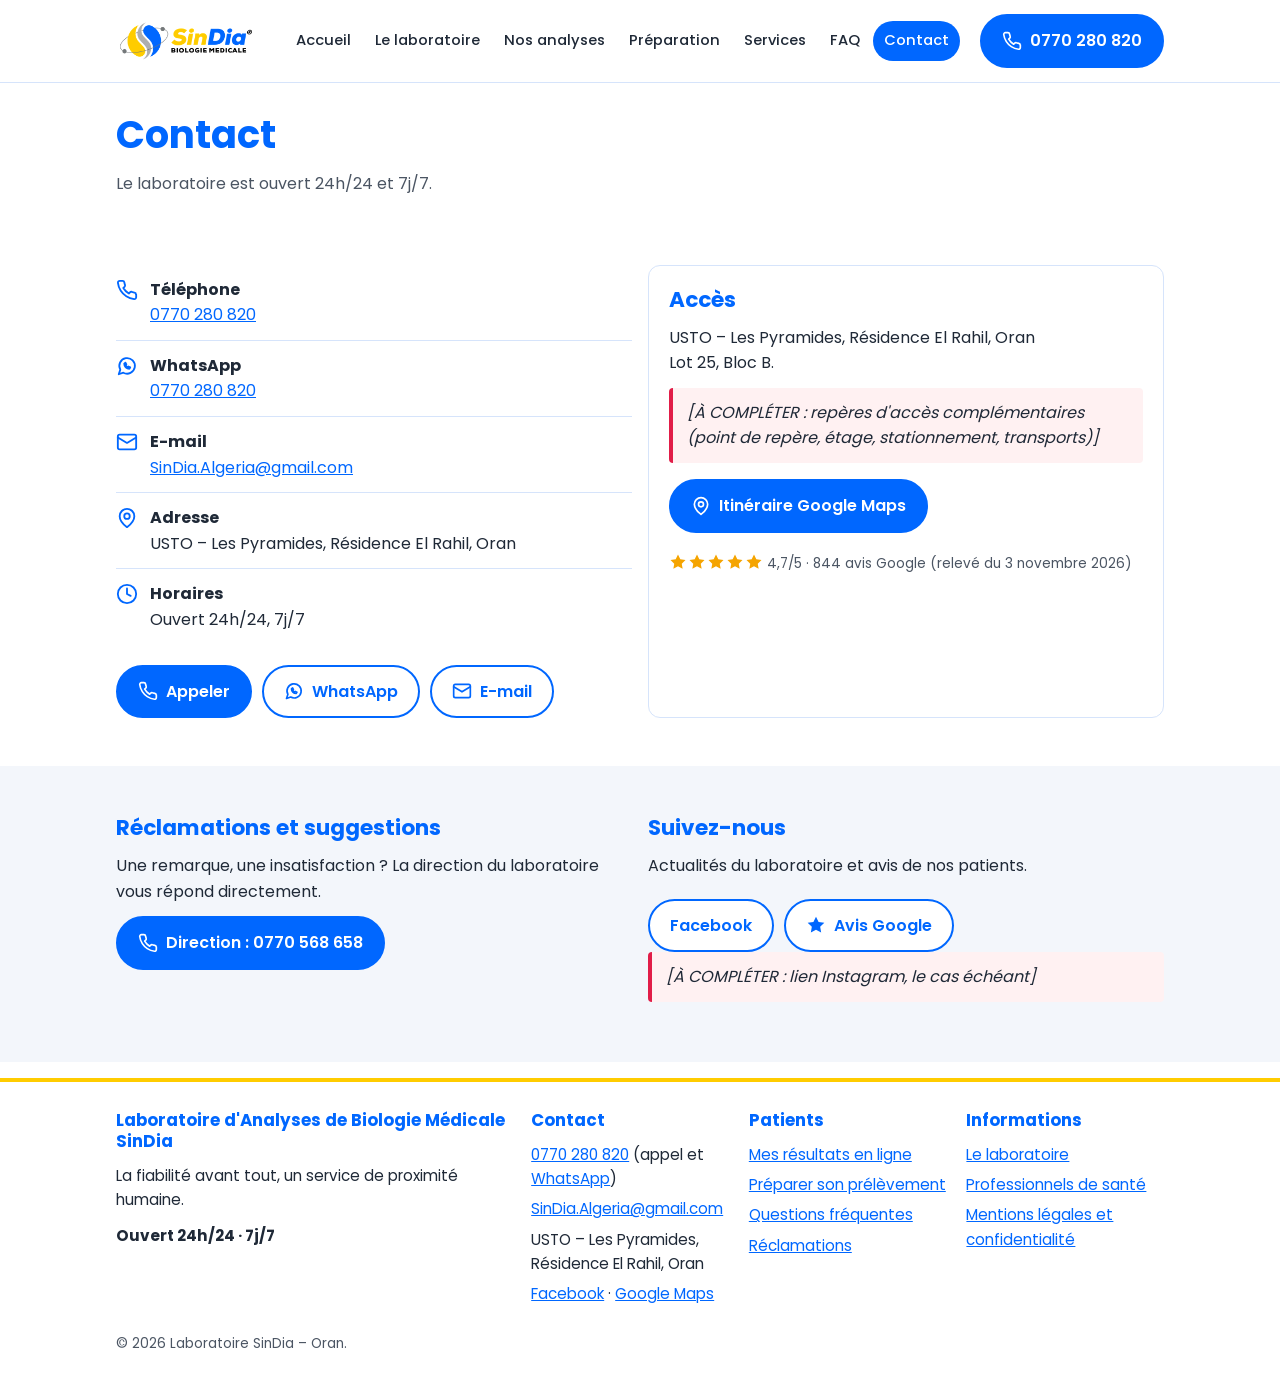
<file: contact.html>
<!DOCTYPE html>
<html lang="fr" class="no-js">
<head>
  <meta charset="utf-8">
  <meta name="viewport" content="width=device-width, initial-scale=1">
  <title>Contact – Laboratoire SinDia, Oran</title>
  <meta name="description" content="Contacter le Laboratoire SinDia : 0770 280 820, SinDia.Algeria@gmail.com, USTO – Les Pyramides, Oran. Ouvert 24h/24, 7j/7.">
  <meta name="theme-color" content="#0067FF">
  <meta property="og:type" content="website">
  <meta property="og:locale" content="fr_DZ">
  <meta property="og:site_name" content="Laboratoire SinDia">
  <meta property="og:title" content="Contact – Laboratoire SinDia, Oran">
  <meta property="og:description" content="Contacter le Laboratoire SinDia : 0770 280 820, SinDia.Algeria@gmail.com, USTO – Les Pyramides, Oran. Ouvert 24h/24, 7j/7.">
  <link rel="icon" type="image/png" href="assets/img/logo-sindia.png">
  <link rel="preload" href="assets/fonts/poppins-latin-400.woff2" as="font" type="font/woff2" crossorigin>
  <link rel="stylesheet" href="css/style.css">
  <script>document.documentElement.className = 'js';</script>
</head>
<body>
  <a class="skip-link" href="#contenu">Aller au contenu</a>

  <header class="site-header">
    <div class="container header-wrap">
      <div class="header-inner">
        <a class="brand" href="index.html" aria-label="Laboratoire SinDia – Accueil">
          <img src="assets/img/logo-sindia.png" alt="SinDia – Biologie médicale" width="512" height="212">
        </a>
        <button class="nav-toggle" type="button" aria-expanded="false" aria-controls="menu"><svg viewBox="0 0 24 24" fill="none" stroke="currentColor" stroke-width="2" stroke-linecap="round" stroke-linejoin="round" aria-hidden="true"><path d="M3 6h18M3 12h18M3 18h18"/></svg> Menu</button>
      </div>
      <nav class="main-nav" id="menu" aria-label="Menu principal">
        <ul>
          <li><a href="index.html">Accueil</a></li>
          <li><a href="laboratoire.html">Le laboratoire</a></li>
          <li><a href="analyses.html">Nos analyses</a></li>
          <li><a href="preparation.html">Préparation</a></li>
          <li><a href="services.html">Services</a></li>
          <li><a href="faq.html">FAQ</a></li>
          <li><a href="contact.html" aria-current="page">Contact</a></li>
        </ul>
      </nav>
      <a class="btn btn-primary header-call" href="tel:+213770280820"><svg viewBox="0 0 24 24" fill="none" stroke="currentColor" stroke-width="2" stroke-linecap="round" stroke-linejoin="round" aria-hidden="true"><path d="M22 16.9v3a2 2 0 0 1-2.2 2 19.8 19.8 0 0 1-8.6-3.1 19.5 19.5 0 0 1-6-6A19.8 19.8 0 0 1 2.1 4.2 2 2 0 0 1 4.1 2h3a2 2 0 0 1 2 1.7c.1.9.4 1.8.7 2.7a2 2 0 0 1-.5 2.1L8 9.8a16 16 0 0 0 6 6l1.3-1.3a2 2 0 0 1 2.1-.4c.9.3 1.8.6 2.7.7a2 2 0 0 1 1.7 2z"/></svg> 0770 280 820</a>
    </div>
  </header>

  <main id="contenu">
    <section class="page-title">
      <div class="container">
        <h1>Contact</h1>
        <p>Le laboratoire est ouvert 24h/24 et 7j/7.</p>
      </div>
    </section>

    <section>
      <div class="container">
        <div class="grid grid-2">
          <div>
            <ul class="info-list">
              <li><svg viewBox="0 0 24 24" fill="none" stroke="currentColor" stroke-width="2" stroke-linecap="round" stroke-linejoin="round" aria-hidden="true"><path d="M22 16.9v3a2 2 0 0 1-2.2 2 19.8 19.8 0 0 1-8.6-3.1 19.5 19.5 0 0 1-6-6A19.8 19.8 0 0 1 2.1 4.2 2 2 0 0 1 4.1 2h3a2 2 0 0 1 2 1.7c.1.9.4 1.8.7 2.7a2 2 0 0 1-.5 2.1L8 9.8a16 16 0 0 0 6 6l1.3-1.3a2 2 0 0 1 2.1-.4c.9.3 1.8.6 2.7.7a2 2 0 0 1 1.7 2z"/></svg><span><strong>Téléphone</strong><a href="tel:+213770280820">0770 280 820</a></span></li>
              <li><svg viewBox="0 0 24 24" fill="none" stroke="currentColor" stroke-width="2" stroke-linecap="round" stroke-linejoin="round" aria-hidden="true"><path d="M3 21l1.7-5A8.5 8.5 0 1 1 8 19.3z"/><path d="M9 9.5c0 3 2.5 5.5 5.5 5.5l1-1.5-2-1-1 .8a4 4 0 0 1-2-2l.8-1-1-2z"/></svg><span><strong>WhatsApp</strong><a href="https://wa.me/213770280820" target="_blank" rel="noopener">0770 280 820</a></span></li>
              <li><svg viewBox="0 0 24 24" fill="none" stroke="currentColor" stroke-width="2" stroke-linecap="round" stroke-linejoin="round" aria-hidden="true"><rect x="2" y="4" width="20" height="16" rx="2"/><path d="m22 7-10 6L2 7"/></svg><span><strong>E-mail</strong><a href="mailto:SinDia.Algeria@gmail.com">SinDia.Algeria@gmail.com</a></span></li>
              <li><svg viewBox="0 0 24 24" fill="none" stroke="currentColor" stroke-width="2" stroke-linecap="round" stroke-linejoin="round" aria-hidden="true"><path d="M20 10c0 6-8 12-8 12s-8-6-8-12a8 8 0 0 1 16 0z"/><circle cx="12" cy="10" r="3"/></svg><span><strong>Adresse</strong>USTO – Les Pyramides, Résidence El Rahil, Oran</span></li>
              <li><svg viewBox="0 0 24 24" fill="none" stroke="currentColor" stroke-width="2" stroke-linecap="round" stroke-linejoin="round" aria-hidden="true"><circle cx="12" cy="12" r="10"/><path d="M12 6v6l4 2"/></svg><span><strong>Horaires</strong>Ouvert 24h/24, 7j/7</span></li>
            </ul>
            <div class="hero-actions">
              <a class="btn btn-primary" href="tel:+213770280820"><svg viewBox="0 0 24 24" fill="none" stroke="currentColor" stroke-width="2" stroke-linecap="round" stroke-linejoin="round" aria-hidden="true"><path d="M22 16.9v3a2 2 0 0 1-2.2 2 19.8 19.8 0 0 1-8.6-3.1 19.5 19.5 0 0 1-6-6A19.8 19.8 0 0 1 2.1 4.2 2 2 0 0 1 4.1 2h3a2 2 0 0 1 2 1.7c.1.9.4 1.8.7 2.7a2 2 0 0 1-.5 2.1L8 9.8a16 16 0 0 0 6 6l1.3-1.3a2 2 0 0 1 2.1-.4c.9.3 1.8.6 2.7.7a2 2 0 0 1 1.7 2z"/></svg> Appeler</a>
              <a class="btn btn-outline" href="https://wa.me/213770280820" target="_blank" rel="noopener"><svg viewBox="0 0 24 24" fill="none" stroke="currentColor" stroke-width="2" stroke-linecap="round" stroke-linejoin="round" aria-hidden="true"><path d="M3 21l1.7-5A8.5 8.5 0 1 1 8 19.3z"/><path d="M9 9.5c0 3 2.5 5.5 5.5 5.5l1-1.5-2-1-1 .8a4 4 0 0 1-2-2l.8-1-1-2z"/></svg> WhatsApp</a>
              <a class="btn btn-outline" href="mailto:SinDia.Algeria@gmail.com"><svg viewBox="0 0 24 24" fill="none" stroke="currentColor" stroke-width="2" stroke-linecap="round" stroke-linejoin="round" aria-hidden="true"><rect x="2" y="4" width="20" height="16" rx="2"/><path d="m22 7-10 6L2 7"/></svg> E-mail</a>
            </div>
          </div>
          <div class="card">
            <h2>Accès</h2>
            <p>USTO – Les Pyramides, Résidence El Rahil, Oran<br>Lot 25, Bloc B.</p>
            <p class="todo">[À COMPLÉTER : repères d'accès complémentaires (point de repère, étage, stationnement, transports)]</p>
            <a class="btn btn-primary" href="https://maps.app.goo.gl/Yw23LJdihmPYYyqD7" target="_blank" rel="noopener"><svg viewBox="0 0 24 24" fill="none" stroke="currentColor" stroke-width="2" stroke-linecap="round" stroke-linejoin="round" aria-hidden="true"><path d="M20 10c0 6-8 12-8 12s-8-6-8-12a8 8 0 0 1 16 0z"/><circle cx="12" cy="10" r="3"/></svg> Itinéraire Google Maps</a>
            <p class="small-note"><span class="stars"><svg viewBox="0 0 24 24" fill="currentColor" aria-hidden="true"><path d="m12 2 3.1 6.3 6.9 1-5 4.9 1.2 6.8L12 17.8 5.8 21l1.2-6.8-5-4.9 6.9-1z"/></svg><svg viewBox="0 0 24 24" fill="currentColor" aria-hidden="true"><path d="m12 2 3.1 6.3 6.9 1-5 4.9 1.2 6.8L12 17.8 5.8 21l1.2-6.8-5-4.9 6.9-1z"/></svg><svg viewBox="0 0 24 24" fill="currentColor" aria-hidden="true"><path d="m12 2 3.1 6.3 6.9 1-5 4.9 1.2 6.8L12 17.8 5.8 21l1.2-6.8-5-4.9 6.9-1z"/></svg><svg viewBox="0 0 24 24" fill="currentColor" aria-hidden="true"><path d="m12 2 3.1 6.3 6.9 1-5 4.9 1.2 6.8L12 17.8 5.8 21l1.2-6.8-5-4.9 6.9-1z"/></svg><svg viewBox="0 0 24 24" fill="currentColor" aria-hidden="true"><path d="m12 2 3.1 6.3 6.9 1-5 4.9 1.2 6.8L12 17.8 5.8 21l1.2-6.8-5-4.9 6.9-1z"/></svg></span> 4,7/5 · 844 avis Google (relevé du 3 novembre 2026)</p>
          </div>
        </div>
      </div>
    </section>

    <section class="section-tint">
      <div class="container">
        <div class="grid grid-2">
          <div id="reclamations">
            <h2>Réclamations et suggestions</h2>
            <p>Une remarque, une insatisfaction ? La direction du laboratoire vous répond directement.</p>
            <a class="btn btn-primary" href="tel:+213770568658"><svg viewBox="0 0 24 24" fill="none" stroke="currentColor" stroke-width="2" stroke-linecap="round" stroke-linejoin="round" aria-hidden="true"><path d="M22 16.9v3a2 2 0 0 1-2.2 2 19.8 19.8 0 0 1-8.6-3.1 19.5 19.5 0 0 1-6-6A19.8 19.8 0 0 1 2.1 4.2 2 2 0 0 1 4.1 2h3a2 2 0 0 1 2 1.7c.1.9.4 1.8.7 2.7a2 2 0 0 1-.5 2.1L8 9.8a16 16 0 0 0 6 6l1.3-1.3a2 2 0 0 1 2.1-.4c.9.3 1.8.6 2.7.7a2 2 0 0 1 1.7 2z"/></svg> Direction : 0770 568 658</a>
          </div>
          <div>
            <h2>Suivez-nous</h2>
            <p>Actualités du laboratoire et avis de nos patients.</p>
            <div class="hero-actions">
              <a class="btn btn-outline" href="https://www.facebook.com/SinDia.Algeria/" target="_blank" rel="noopener">Facebook</a>
              <a class="btn btn-outline" href="https://maps.app.goo.gl/Yw23LJdihmPYYyqD7" target="_blank" rel="noopener"><svg viewBox="0 0 24 24" fill="currentColor" aria-hidden="true"><path d="m12 2 3.1 6.3 6.9 1-5 4.9 1.2 6.8L12 17.8 5.8 21l1.2-6.8-5-4.9 6.9-1z"/></svg> Avis Google</a>
            </div>
            <p class="todo">[À COMPLÉTER : lien Instagram, le cas échéant]</p>
          </div>
        </div>
      </div>
    </section>
  </main>

  <footer class="site-footer">
    <div class="container">
      <div class="footer-grid">
        <div>
          <h2>Laboratoire d'Analyses de Biologie Médicale SinDia</h2>
          <p>La fiabilité avant tout, un service de proximité humaine.</p>
          <p><strong>Ouvert 24h/24 · 7j/7</strong></p>
        </div>
        <div>
          <h2>Contact</h2>
          <ul>
            <li><a href="tel:+213770280820">0770 280 820</a> (appel et <a href="https://wa.me/213770280820" target="_blank" rel="noopener">WhatsApp</a>)</li>
            <li><a href="mailto:SinDia.Algeria@gmail.com">SinDia.Algeria@gmail.com</a></li>
            <li>USTO – Les Pyramides, Résidence El Rahil, Oran</li>
            <li><a href="https://www.facebook.com/SinDia.Algeria/" target="_blank" rel="noopener">Facebook</a> · <a href="https://maps.app.goo.gl/Yw23LJdihmPYYyqD7" target="_blank" rel="noopener">Google Maps</a></li>
          </ul>
        </div>
        <div>
          <h2>Patients</h2>
          <ul>
            <li><a href="resultats.html">Mes résultats en ligne</a></li>
            <li><a href="preparation.html">Préparer son prélèvement</a></li>
            <li><a href="faq.html">Questions fréquentes</a></li>
            <li><a href="contact.html#reclamations">Réclamations</a></li>
          </ul>
        </div>
        <div>
          <h2>Informations</h2>
          <ul>
            <li><a href="laboratoire.html">Le laboratoire</a></li>
            <li><a href="services.html#professionnels">Professionnels de santé</a></li>
            <li><a href="mentions-legales.html">Mentions légales et confidentialité</a></li>
          </ul>
        </div>
      </div>
      <p class="footer-bottom">© <span id="annee">2026</span> Laboratoire SinDia – Oran.</p>
    </div>
  </footer>

  <div class="call-bar">
    <a class="btn btn-primary" href="tel:+213770280820"><svg viewBox="0 0 24 24" fill="none" stroke="currentColor" stroke-width="2" stroke-linecap="round" stroke-linejoin="round" aria-hidden="true"><path d="M22 16.9v3a2 2 0 0 1-2.2 2 19.8 19.8 0 0 1-8.6-3.1 19.5 19.5 0 0 1-6-6A19.8 19.8 0 0 1 2.1 4.2 2 2 0 0 1 4.1 2h3a2 2 0 0 1 2 1.7c.1.9.4 1.8.7 2.7a2 2 0 0 1-.5 2.1L8 9.8a16 16 0 0 0 6 6l1.3-1.3a2 2 0 0 1 2.1-.4c.9.3 1.8.6 2.7.7a2 2 0 0 1 1.7 2z"/></svg> Appeler</a>
    <a class="btn btn-outline" href="https://wa.me/213770280820" target="_blank" rel="noopener"><svg viewBox="0 0 24 24" fill="none" stroke="currentColor" stroke-width="2" stroke-linecap="round" stroke-linejoin="round" aria-hidden="true"><path d="M3 21l1.7-5A8.5 8.5 0 1 1 8 19.3z"/><path d="M9 9.5c0 3 2.5 5.5 5.5 5.5l1-1.5-2-1-1 .8a4 4 0 0 1-2-2l.8-1-1-2z"/></svg> WhatsApp</a>
  </div>

  <script src="js/site.js"></script>
</body>
</html>
</file>
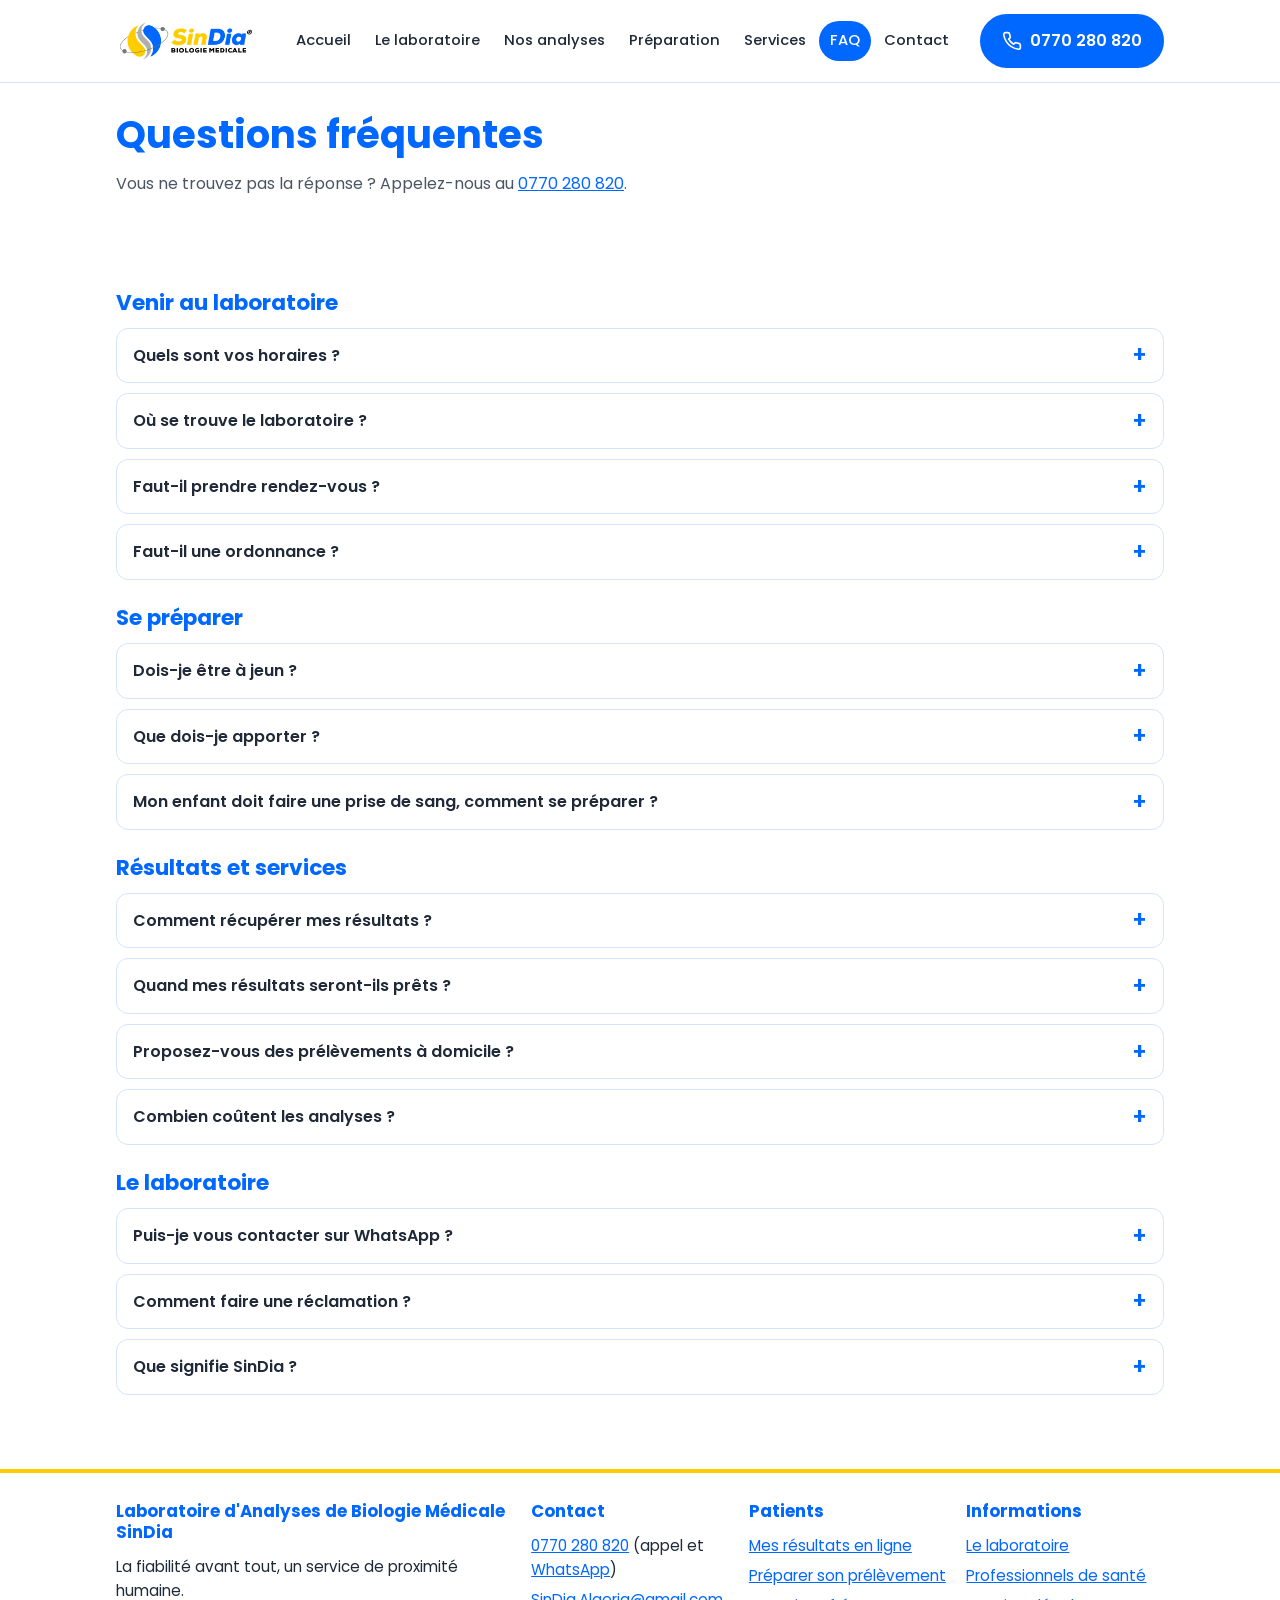
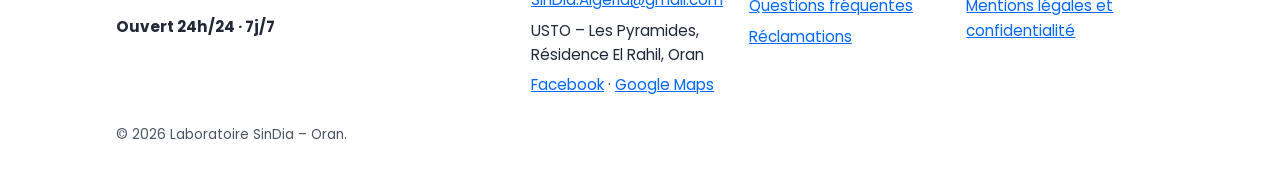
<file: faq.html>
<!DOCTYPE html>
<html lang="fr" class="no-js">
<head>
  <meta charset="utf-8">
  <meta name="viewport" content="width=device-width, initial-scale=1">
  <title>Questions fréquentes – Laboratoire SinDia, Oran</title>
  <meta name="description" content="Horaires, préparation, résultats : les réponses aux questions fréquentes sur le Laboratoire SinDia à Oran.">
  <meta name="theme-color" content="#0067FF">
  <meta property="og:type" content="website">
  <meta property="og:locale" content="fr_DZ">
  <meta property="og:site_name" content="Laboratoire SinDia">
  <meta property="og:title" content="Questions fréquentes – Laboratoire SinDia, Oran">
  <meta property="og:description" content="Horaires, préparation, résultats : les réponses aux questions fréquentes sur le Laboratoire SinDia à Oran.">
  <link rel="icon" type="image/png" href="assets/img/logo-sindia.png">
  <link rel="preload" href="assets/fonts/poppins-latin-400.woff2" as="font" type="font/woff2" crossorigin>
  <link rel="stylesheet" href="css/style.css">
  <script>document.documentElement.className = 'js';</script>
</head>
<body>
  <a class="skip-link" href="#contenu">Aller au contenu</a>

  <header class="site-header">
    <div class="container header-wrap">
      <div class="header-inner">
        <a class="brand" href="index.html" aria-label="Laboratoire SinDia – Accueil">
          <img src="assets/img/logo-sindia.png" alt="SinDia – Biologie médicale" width="512" height="212">
        </a>
        <button class="nav-toggle" type="button" aria-expanded="false" aria-controls="menu"><svg viewBox="0 0 24 24" fill="none" stroke="currentColor" stroke-width="2" stroke-linecap="round" stroke-linejoin="round" aria-hidden="true"><path d="M3 6h18M3 12h18M3 18h18"/></svg> Menu</button>
      </div>
      <nav class="main-nav" id="menu" aria-label="Menu principal">
        <ul>
          <li><a href="index.html">Accueil</a></li>
          <li><a href="laboratoire.html">Le laboratoire</a></li>
          <li><a href="analyses.html">Nos analyses</a></li>
          <li><a href="preparation.html">Préparation</a></li>
          <li><a href="services.html">Services</a></li>
          <li><a href="faq.html" aria-current="page">FAQ</a></li>
          <li><a href="contact.html">Contact</a></li>
        </ul>
      </nav>
      <a class="btn btn-primary header-call" href="tel:+213770280820"><svg viewBox="0 0 24 24" fill="none" stroke="currentColor" stroke-width="2" stroke-linecap="round" stroke-linejoin="round" aria-hidden="true"><path d="M22 16.9v3a2 2 0 0 1-2.2 2 19.8 19.8 0 0 1-8.6-3.1 19.5 19.5 0 0 1-6-6A19.8 19.8 0 0 1 2.1 4.2 2 2 0 0 1 4.1 2h3a2 2 0 0 1 2 1.7c.1.9.4 1.8.7 2.7a2 2 0 0 1-.5 2.1L8 9.8a16 16 0 0 0 6 6l1.3-1.3a2 2 0 0 1 2.1-.4c.9.3 1.8.6 2.7.7a2 2 0 0 1 1.7 2z"/></svg> 0770 280 820</a>
    </div>
  </header>

  <main id="contenu">
    <section class="page-title">
      <div class="container">
        <h1>Questions fréquentes</h1>
        <p>Vous ne trouvez pas la réponse ? Appelez-nous au <a href="tel:+213770280820">0770 280 820</a>.</p>
      </div>
    </section>

    <section class="faq">
      <div class="container">
        <h2>Venir au laboratoire</h2>
          <details>
            <summary>Quels sont vos horaires ?</summary>
            <div class="answer"><p>Le laboratoire est ouvert 24h/24 et 7j/7, week-ends compris.</p><p class="todo">[À COMPLÉTER : jours fériés]</p></div>
          </details>
          <details>
            <summary>Où se trouve le laboratoire ?</summary>
            <div class="answer"><p>USTO – Les Pyramides, Résidence El Rahil, Oran. <a href="https://maps.app.goo.gl/Yw23LJdihmPYYyqD7" target="_blank" rel="noopener">Ouvrir dans Google Maps</a>.</p><p class="todo">[À COMPLÉTER : repères d'accès et stationnement]</p></div>
          </details>
          <details>
            <summary>Faut-il prendre rendez-vous ?</summary>
            <div class="answer"><p class="todo">[À COMPLÉTER : avec ou sans rendez-vous, cas particuliers]</p></div>
          </details>
          <details>
            <summary>Faut-il une ordonnance ?</summary>
            <div class="answer"><p class="todo">[À COMPLÉTER : analyses réalisables sans ordonnance, le cas échéant]</p></div>
          </details>

        <h2>Se préparer</h2>
          <details>
            <summary>Dois-je être à jeun ?</summary>
            <div class="answer"><p>Pas pour toutes les analyses : cela dépend des examens prescrits. Consultez la page <a href="preparation.html#jeun">Préparation</a> ou appelez le laboratoire en cas de doute.</p></div>
          </details>
          <details>
            <summary>Que dois-je apporter ?</summary>
            <div class="answer"><p>Votre ordonnance. Voir la liste complète sur la page <a href="preparation.html#documents">Préparation</a>.</p></div>
          </details>
          <details>
            <summary>Mon enfant doit faire une prise de sang, comment se préparer ?</summary>
            <div class="answer"><p class="todo">[À COMPLÉTER : conseils pour les prélèvements pédiatriques]</p></div>
          </details>

        <h2>Résultats et services</h2>
          <details>
            <summary>Comment récupérer mes résultats ?</summary>
            <div class="answer"><p>En ligne, sur votre <a href="resultats.html">espace résultats sécurisé</a>, avec les identifiants remis par le laboratoire.</p><p class="todo">[À COMPLÉTER : autres modes de remise]</p></div>
          </details>
          <details>
            <summary>Quand mes résultats seront-ils prêts ?</summary>
            <div class="answer"><p class="todo">[À COMPLÉTER : principe des délais ; aucun délai n'est indiqué ici volontairement]</p></div>
          </details>
          <details>
            <summary>Proposez-vous des prélèvements à domicile ?</summary>
            <div class="answer"><p class="todo">[À COMPLÉTER : oui/non et modalités]</p></div>
          </details>
          <details>
            <summary>Combien coûtent les analyses ?</summary>
            <div class="answer"><p>Contactez le laboratoire avec votre ordonnance pour toute question sur le coût de vos analyses.</p><p class="todo">[À COMPLÉTER : conventions, prise en charge, moyens de paiement]</p></div>
          </details>

        <h2>Le laboratoire</h2>
          <details>
            <summary>Puis-je vous contacter sur WhatsApp ?</summary>
            <div class="answer"><p>Oui, au <a href="https://wa.me/213770280820" target="_blank" rel="noopener">0770 280 820</a>, le même numéro que le laboratoire.</p></div>
          </details>
          <details>
            <summary>Comment faire une réclamation ?</summary>
            <div class="answer"><p>Contactez la direction du laboratoire au <a href="tel:+213770568658">0770 568 658</a>. Voir aussi la page <a href="contact.html#reclamations">Contact</a>.</p></div>
          </details>
          <details>
            <summary>Que signifie SinDia ?</summary>
            <div class="answer"><p><strong>S</strong>mart <strong>I</strong>nternational <strong>N</strong>umi<strong>Dia</strong>gnostic. En savoir plus sur la page <a href="laboratoire.html">Le laboratoire</a>.</p></div>
          </details>
      </div>
    </section>
  </main>

  <footer class="site-footer">
    <div class="container">
      <div class="footer-grid">
        <div>
          <h2>Laboratoire d'Analyses de Biologie Médicale SinDia</h2>
          <p>La fiabilité avant tout, un service de proximité humaine.</p>
          <p><strong>Ouvert 24h/24 · 7j/7</strong></p>
        </div>
        <div>
          <h2>Contact</h2>
          <ul>
            <li><a href="tel:+213770280820">0770 280 820</a> (appel et <a href="https://wa.me/213770280820" target="_blank" rel="noopener">WhatsApp</a>)</li>
            <li><a href="mailto:SinDia.Algeria@gmail.com">SinDia.Algeria@gmail.com</a></li>
            <li>USTO – Les Pyramides, Résidence El Rahil, Oran</li>
            <li><a href="https://www.facebook.com/SinDia.Algeria/" target="_blank" rel="noopener">Facebook</a> · <a href="https://maps.app.goo.gl/Yw23LJdihmPYYyqD7" target="_blank" rel="noopener">Google Maps</a></li>
          </ul>
        </div>
        <div>
          <h2>Patients</h2>
          <ul>
            <li><a href="resultats.html">Mes résultats en ligne</a></li>
            <li><a href="preparation.html">Préparer son prélèvement</a></li>
            <li><a href="faq.html">Questions fréquentes</a></li>
            <li><a href="contact.html#reclamations">Réclamations</a></li>
          </ul>
        </div>
        <div>
          <h2>Informations</h2>
          <ul>
            <li><a href="laboratoire.html">Le laboratoire</a></li>
            <li><a href="services.html#professionnels">Professionnels de santé</a></li>
            <li><a href="mentions-legales.html">Mentions légales et confidentialité</a></li>
          </ul>
        </div>
      </div>
      <p class="footer-bottom">© <span id="annee">2026</span> Laboratoire SinDia – Oran.</p>
    </div>
  </footer>

  <div class="call-bar">
    <a class="btn btn-primary" href="tel:+213770280820"><svg viewBox="0 0 24 24" fill="none" stroke="currentColor" stroke-width="2" stroke-linecap="round" stroke-linejoin="round" aria-hidden="true"><path d="M22 16.9v3a2 2 0 0 1-2.2 2 19.8 19.8 0 0 1-8.6-3.1 19.5 19.5 0 0 1-6-6A19.8 19.8 0 0 1 2.1 4.2 2 2 0 0 1 4.1 2h3a2 2 0 0 1 2 1.7c.1.9.4 1.8.7 2.7a2 2 0 0 1-.5 2.1L8 9.8a16 16 0 0 0 6 6l1.3-1.3a2 2 0 0 1 2.1-.4c.9.3 1.8.6 2.7.7a2 2 0 0 1 1.7 2z"/></svg> Appeler</a>
    <a class="btn btn-outline" href="https://wa.me/213770280820" target="_blank" rel="noopener"><svg viewBox="0 0 24 24" fill="none" stroke="currentColor" stroke-width="2" stroke-linecap="round" stroke-linejoin="round" aria-hidden="true"><path d="M3 21l1.7-5A8.5 8.5 0 1 1 8 19.3z"/><path d="M9 9.5c0 3 2.5 5.5 5.5 5.5l1-1.5-2-1-1 .8a4 4 0 0 1-2-2l.8-1-1-2z"/></svg> WhatsApp</a>
  </div>

  <script src="js/site.js"></script>
</body>
</html>
</file>
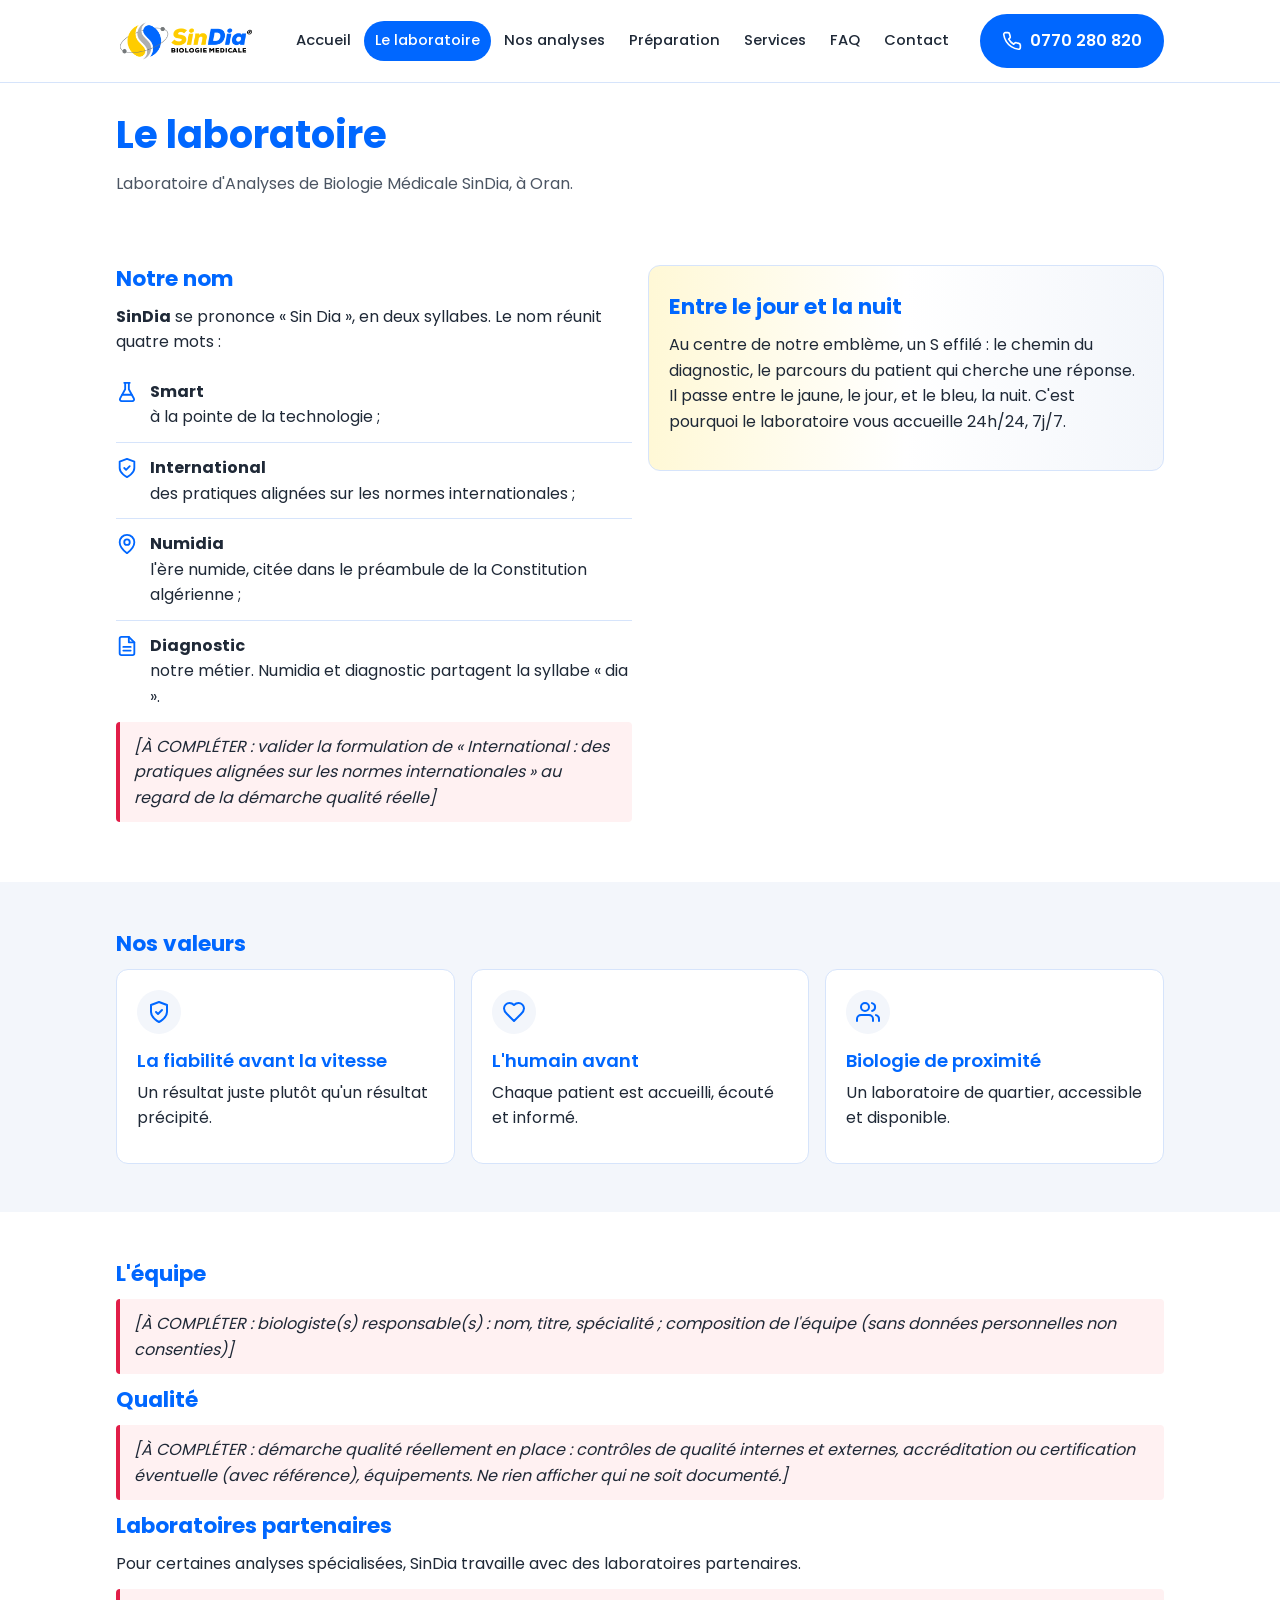
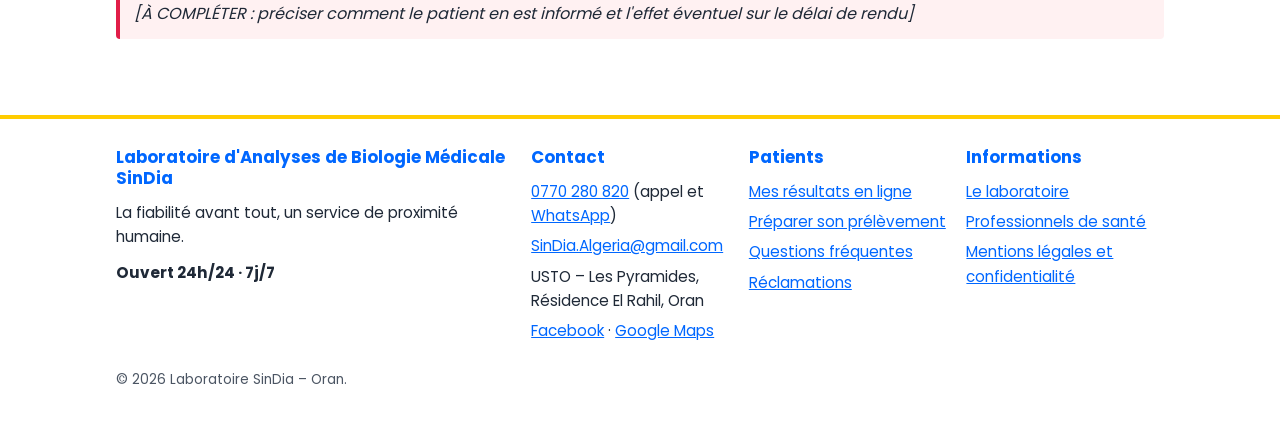
<file: laboratoire.html>
<!DOCTYPE html>
<html lang="fr" class="no-js">
<head>
  <meta charset="utf-8">
  <meta name="viewport" content="width=device-width, initial-scale=1">
  <title>Le laboratoire – Laboratoire SinDia, Oran</title>
  <meta name="description" content="Qui sommes-nous : le Laboratoire SinDia à Oran, son nom, ses valeurs, son équipe.">
  <meta name="theme-color" content="#0067FF">
  <meta property="og:type" content="website">
  <meta property="og:locale" content="fr_DZ">
  <meta property="og:site_name" content="Laboratoire SinDia">
  <meta property="og:title" content="Le laboratoire – Laboratoire SinDia, Oran">
  <meta property="og:description" content="Qui sommes-nous : le Laboratoire SinDia à Oran, son nom, ses valeurs, son équipe.">
  <link rel="icon" type="image/png" href="assets/img/logo-sindia.png">
  <link rel="preload" href="assets/fonts/poppins-latin-400.woff2" as="font" type="font/woff2" crossorigin>
  <link rel="stylesheet" href="css/style.css">
  <script>document.documentElement.className = 'js';</script>
</head>
<body>
  <a class="skip-link" href="#contenu">Aller au contenu</a>

  <header class="site-header">
    <div class="container header-wrap">
      <div class="header-inner">
        <a class="brand" href="index.html" aria-label="Laboratoire SinDia – Accueil">
          <img src="assets/img/logo-sindia.png" alt="SinDia – Biologie médicale" width="512" height="212">
        </a>
        <button class="nav-toggle" type="button" aria-expanded="false" aria-controls="menu"><svg viewBox="0 0 24 24" fill="none" stroke="currentColor" stroke-width="2" stroke-linecap="round" stroke-linejoin="round" aria-hidden="true"><path d="M3 6h18M3 12h18M3 18h18"/></svg> Menu</button>
      </div>
      <nav class="main-nav" id="menu" aria-label="Menu principal">
        <ul>
          <li><a href="index.html">Accueil</a></li>
          <li><a href="laboratoire.html" aria-current="page">Le laboratoire</a></li>
          <li><a href="analyses.html">Nos analyses</a></li>
          <li><a href="preparation.html">Préparation</a></li>
          <li><a href="services.html">Services</a></li>
          <li><a href="faq.html">FAQ</a></li>
          <li><a href="contact.html">Contact</a></li>
        </ul>
      </nav>
      <a class="btn btn-primary header-call" href="tel:+213770280820"><svg viewBox="0 0 24 24" fill="none" stroke="currentColor" stroke-width="2" stroke-linecap="round" stroke-linejoin="round" aria-hidden="true"><path d="M22 16.9v3a2 2 0 0 1-2.2 2 19.8 19.8 0 0 1-8.6-3.1 19.5 19.5 0 0 1-6-6A19.8 19.8 0 0 1 2.1 4.2 2 2 0 0 1 4.1 2h3a2 2 0 0 1 2 1.7c.1.9.4 1.8.7 2.7a2 2 0 0 1-.5 2.1L8 9.8a16 16 0 0 0 6 6l1.3-1.3a2 2 0 0 1 2.1-.4c.9.3 1.8.6 2.7.7a2 2 0 0 1 1.7 2z"/></svg> 0770 280 820</a>
    </div>
  </header>

  <main id="contenu">
    <section class="page-title">
      <div class="container">
        <h1>Le laboratoire</h1>
        <p>Laboratoire d'Analyses de Biologie Médicale SinDia, à Oran.</p>
      </div>
    </section>

    <section>
      <div class="container">
        <div class="grid grid-2">
          <div>
            <h2>Notre nom</h2>
            <p><strong>SinDia</strong> se prononce « Sin Dia », en deux syllabes. Le nom réunit quatre mots :</p>
            <ul class="info-list">
              <li><svg viewBox="0 0 24 24" fill="none" stroke="currentColor" stroke-width="2" stroke-linecap="round" stroke-linejoin="round" aria-hidden="true"><path d="M9 2h6"/><path d="M10 2v7L4.5 19a2 2 0 0 0 1.8 3h11.4a2 2 0 0 0 1.8-3L14 9V2"/><path d="M7 15h10"/></svg><span><strong>Smart</strong>à la pointe de la technologie ;</span></li>
              <li><svg viewBox="0 0 24 24" fill="none" stroke="currentColor" stroke-width="2" stroke-linecap="round" stroke-linejoin="round" aria-hidden="true"><path d="M12 22s8-4 8-10V5l-8-3-8 3v7c0 6 8 10 8 10z"/><path d="m9 12 2 2 4-4"/></svg><span><strong>International</strong>des pratiques alignées sur les normes internationales ;</span></li>
              <li><svg viewBox="0 0 24 24" fill="none" stroke="currentColor" stroke-width="2" stroke-linecap="round" stroke-linejoin="round" aria-hidden="true"><path d="M20 10c0 6-8 12-8 12s-8-6-8-12a8 8 0 0 1 16 0z"/><circle cx="12" cy="10" r="3"/></svg><span><strong>Numidia</strong>l'ère numide, citée dans le préambule de la Constitution algérienne ;</span></li>
              <li><svg viewBox="0 0 24 24" fill="none" stroke="currentColor" stroke-width="2" stroke-linecap="round" stroke-linejoin="round" aria-hidden="true"><path d="M14 2H6a2 2 0 0 0-2 2v16a2 2 0 0 0 2 2h12a2 2 0 0 0 2-2V8z"/><path d="M14 2v6h6"/><path d="M8 13h8M8 17h8"/></svg><span><strong>Diagnostic</strong>notre métier. Numidia et diagnostic partagent la syllabe « dia ».</span></li>
            </ul>
            <p class="todo">[À COMPLÉTER : valider la formulation de « International : des pratiques alignées sur les normes internationales » au regard de la démarche qualité réelle]</p>
          </div>
          <div class="daynight">
            <p class="accroche">Entre le jour et la nuit</p>
            <p>Au centre de notre emblème, un S effilé : le chemin du diagnostic, le parcours du patient qui cherche une réponse. Il passe entre le jaune, le jour, et le bleu, la nuit. C'est pourquoi le laboratoire vous accueille 24h/24, 7j/7.</p>
          </div>
        </div>
      </div>
    </section>

    <section class="section-tint">
      <div class="container">
        <h2>Nos valeurs</h2>
        <div class="grid grid-3">
          <article class="card">
            <div class="icon"><svg viewBox="0 0 24 24" fill="none" stroke="currentColor" stroke-width="2" stroke-linecap="round" stroke-linejoin="round" aria-hidden="true"><path d="M12 22s8-4 8-10V5l-8-3-8 3v7c0 6 8 10 8 10z"/><path d="m9 12 2 2 4-4"/></svg></div>
            <p class="quote">La fiabilité avant la vitesse</p>
            <p>Un résultat juste plutôt qu'un résultat précipité.</p>
          </article>
          <article class="card">
            <div class="icon"><svg viewBox="0 0 24 24" fill="none" stroke="currentColor" stroke-width="2" stroke-linecap="round" stroke-linejoin="round" aria-hidden="true"><path d="M19 14c1.5-1.5 3-3.2 3-5.5A5.5 5.5 0 0 0 16.5 3c-1.8 0-3 .5-4.5 2-1.5-1.5-2.7-2-4.5-2A5.5 5.5 0 0 0 2 8.5c0 2.3 1.5 4 3 5.5l7 7z"/></svg></div>
            <p class="quote">L'humain avant</p>
            <p>Chaque patient est accueilli, écouté et informé.</p>
          </article>
          <article class="card">
            <div class="icon"><svg viewBox="0 0 24 24" fill="none" stroke="currentColor" stroke-width="2" stroke-linecap="round" stroke-linejoin="round" aria-hidden="true"><path d="M17 21v-2a4 4 0 0 0-4-4H5a4 4 0 0 0-4 4v2"/><circle cx="9" cy="7" r="4"/><path d="M23 21v-2a4 4 0 0 0-3-3.9"/><path d="M16 3.1a4 4 0 0 1 0 7.8"/></svg></div>
            <p class="quote">Biologie de proximité</p>
            <p>Un laboratoire de quartier, accessible et disponible.</p>
          </article>
        </div>
      </div>
    </section>

    <section>
      <div class="container">
        <h2>L'équipe</h2>
        <p class="todo">[À COMPLÉTER : biologiste(s) responsable(s) : nom, titre, spécialité ; composition de l'équipe (sans données personnelles non consenties)]</p>
        <h2>Qualité</h2>
        <p class="todo">[À COMPLÉTER : démarche qualité réellement en place : contrôles de qualité internes et externes, accréditation ou certification éventuelle (avec référence), équipements. Ne rien afficher qui ne soit documenté.]</p>
        <h2>Laboratoires partenaires</h2>
        <p>Pour certaines analyses spécialisées, SinDia travaille avec des laboratoires partenaires.</p>
        <p class="todo">[À COMPLÉTER : préciser comment le patient en est informé et l'effet éventuel sur le délai de rendu]</p>
      </div>
    </section>
  </main>

  <footer class="site-footer">
    <div class="container">
      <div class="footer-grid">
        <div>
          <h2>Laboratoire d'Analyses de Biologie Médicale SinDia</h2>
          <p>La fiabilité avant tout, un service de proximité humaine.</p>
          <p><strong>Ouvert 24h/24 · 7j/7</strong></p>
        </div>
        <div>
          <h2>Contact</h2>
          <ul>
            <li><a href="tel:+213770280820">0770 280 820</a> (appel et <a href="https://wa.me/213770280820" target="_blank" rel="noopener">WhatsApp</a>)</li>
            <li><a href="mailto:SinDia.Algeria@gmail.com">SinDia.Algeria@gmail.com</a></li>
            <li>USTO – Les Pyramides, Résidence El Rahil, Oran</li>
            <li><a href="https://www.facebook.com/SinDia.Algeria/" target="_blank" rel="noopener">Facebook</a> · <a href="https://maps.app.goo.gl/Yw23LJdihmPYYyqD7" target="_blank" rel="noopener">Google Maps</a></li>
          </ul>
        </div>
        <div>
          <h2>Patients</h2>
          <ul>
            <li><a href="resultats.html">Mes résultats en ligne</a></li>
            <li><a href="preparation.html">Préparer son prélèvement</a></li>
            <li><a href="faq.html">Questions fréquentes</a></li>
            <li><a href="contact.html#reclamations">Réclamations</a></li>
          </ul>
        </div>
        <div>
          <h2>Informations</h2>
          <ul>
            <li><a href="laboratoire.html">Le laboratoire</a></li>
            <li><a href="services.html#professionnels">Professionnels de santé</a></li>
            <li><a href="mentions-legales.html">Mentions légales et confidentialité</a></li>
          </ul>
        </div>
      </div>
      <p class="footer-bottom">© <span id="annee">2026</span> Laboratoire SinDia – Oran.</p>
    </div>
  </footer>

  <div class="call-bar">
    <a class="btn btn-primary" href="tel:+213770280820"><svg viewBox="0 0 24 24" fill="none" stroke="currentColor" stroke-width="2" stroke-linecap="round" stroke-linejoin="round" aria-hidden="true"><path d="M22 16.9v3a2 2 0 0 1-2.2 2 19.8 19.8 0 0 1-8.6-3.1 19.5 19.5 0 0 1-6-6A19.8 19.8 0 0 1 2.1 4.2 2 2 0 0 1 4.1 2h3a2 2 0 0 1 2 1.7c.1.9.4 1.8.7 2.7a2 2 0 0 1-.5 2.1L8 9.8a16 16 0 0 0 6 6l1.3-1.3a2 2 0 0 1 2.1-.4c.9.3 1.8.6 2.7.7a2 2 0 0 1 1.7 2z"/></svg> Appeler</a>
    <a class="btn btn-outline" href="https://wa.me/213770280820" target="_blank" rel="noopener"><svg viewBox="0 0 24 24" fill="none" stroke="currentColor" stroke-width="2" stroke-linecap="round" stroke-linejoin="round" aria-hidden="true"><path d="M3 21l1.7-5A8.5 8.5 0 1 1 8 19.3z"/><path d="M9 9.5c0 3 2.5 5.5 5.5 5.5l1-1.5-2-1-1 .8a4 4 0 0 1-2-2l.8-1-1-2z"/></svg> WhatsApp</a>
  </div>

  <script src="js/site.js"></script>
</body>
</html>
</file>
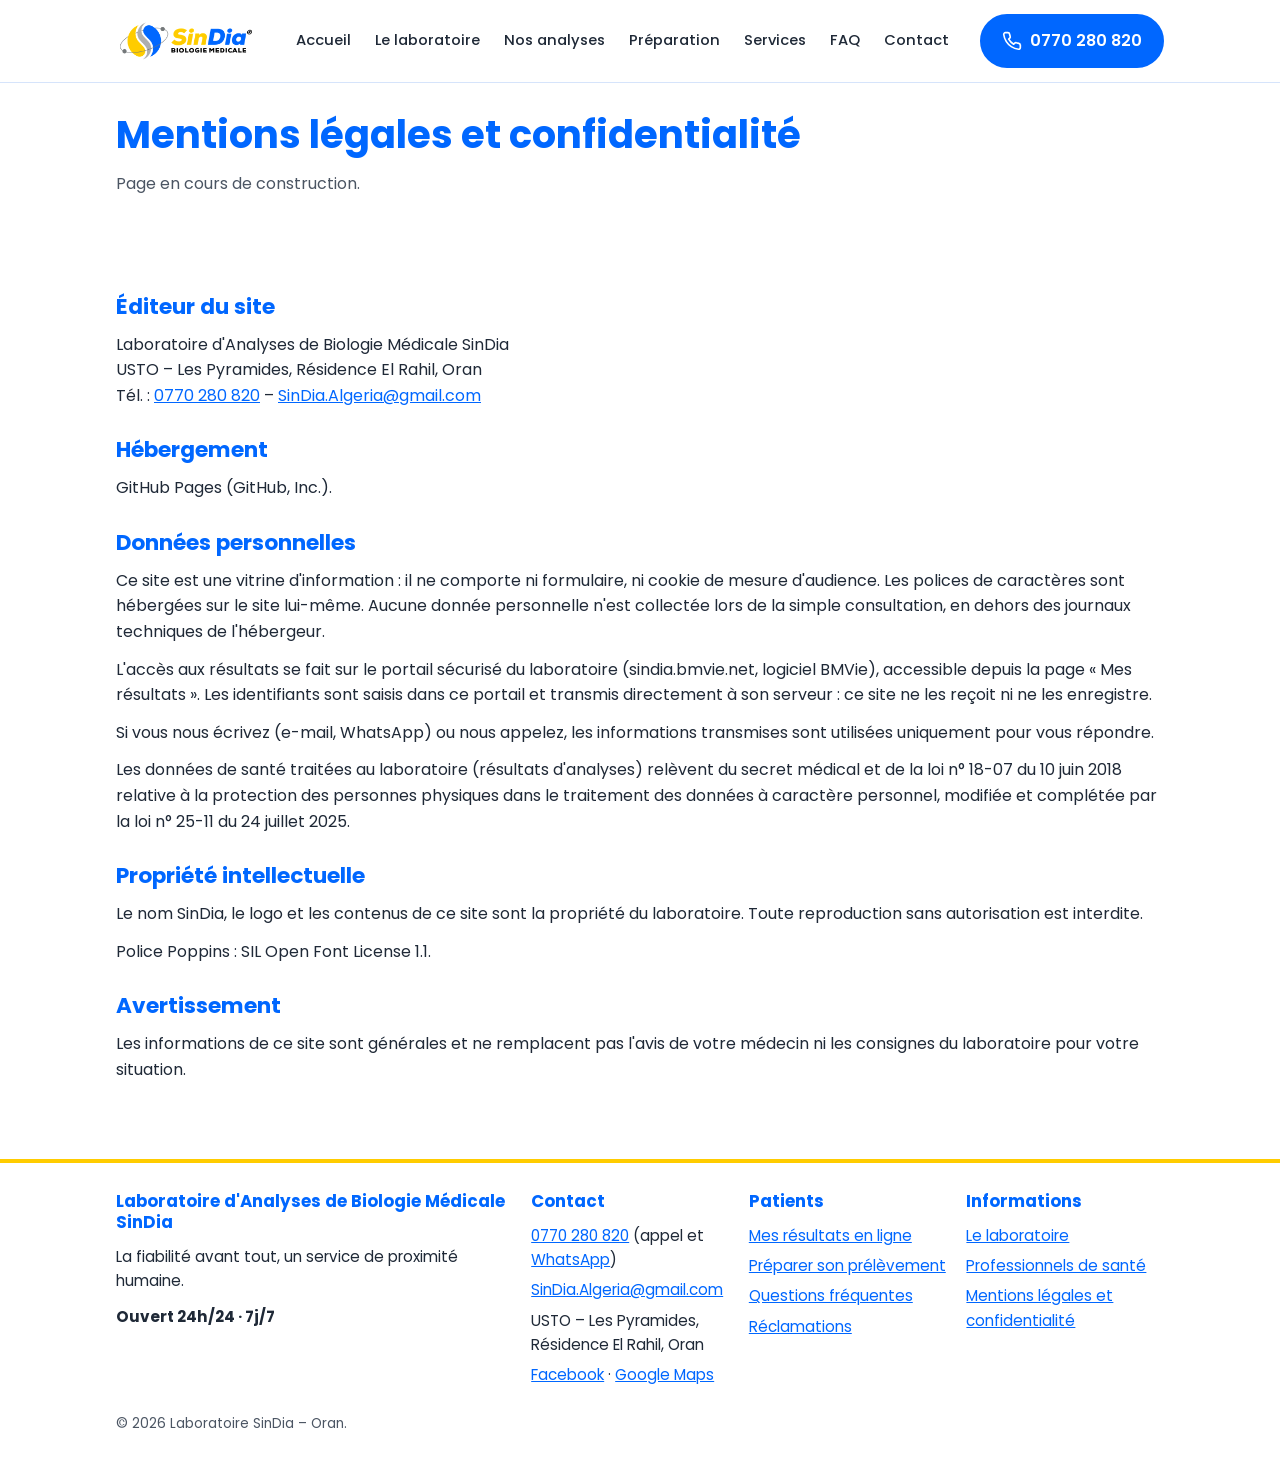
<file: mentions-legales.html>
<!DOCTYPE html>
<html lang="fr" class="no-js">
<head>
  <meta charset="utf-8">
  <meta name="viewport" content="width=device-width, initial-scale=1">
  <title>Mentions légales – Laboratoire SinDia, Oran</title>
  <meta name="description" content="Mentions légales et politique de confidentialité du site du Laboratoire SinDia.">
  <meta name="theme-color" content="#0067FF">
  <meta property="og:type" content="website">
  <meta property="og:locale" content="fr_DZ">
  <meta property="og:site_name" content="Laboratoire SinDia">
  <meta property="og:title" content="Mentions légales – Laboratoire SinDia, Oran">
  <meta property="og:description" content="Mentions légales et politique de confidentialité du site du Laboratoire SinDia.">
  <link rel="icon" type="image/png" href="assets/img/logo-sindia.png">
  <link rel="preload" href="assets/fonts/poppins-latin-400.woff2" as="font" type="font/woff2" crossorigin>
  <link rel="stylesheet" href="css/style.css">
  <script>document.documentElement.className = 'js';</script>
</head>
<body>
  <a class="skip-link" href="#contenu">Aller au contenu</a>

  <header class="site-header">
    <div class="container header-wrap">
      <div class="header-inner">
        <a class="brand" href="index.html" aria-label="Laboratoire SinDia – Accueil">
          <img src="assets/img/logo-sindia.png" alt="SinDia – Biologie médicale" width="512" height="212">
        </a>
        <button class="nav-toggle" type="button" aria-expanded="false" aria-controls="menu"><svg viewBox="0 0 24 24" fill="none" stroke="currentColor" stroke-width="2" stroke-linecap="round" stroke-linejoin="round" aria-hidden="true"><path d="M3 6h18M3 12h18M3 18h18"/></svg> Menu</button>
      </div>
      <nav class="main-nav" id="menu" aria-label="Menu principal">
        <ul>
          <li><a href="index.html">Accueil</a></li>
          <li><a href="laboratoire.html">Le laboratoire</a></li>
          <li><a href="analyses.html">Nos analyses</a></li>
          <li><a href="preparation.html">Préparation</a></li>
          <li><a href="services.html">Services</a></li>
          <li><a href="faq.html">FAQ</a></li>
          <li><a href="contact.html">Contact</a></li>
        </ul>
      </nav>
      <a class="btn btn-primary header-call" href="tel:+213770280820"><svg viewBox="0 0 24 24" fill="none" stroke="currentColor" stroke-width="2" stroke-linecap="round" stroke-linejoin="round" aria-hidden="true"><path d="M22 16.9v3a2 2 0 0 1-2.2 2 19.8 19.8 0 0 1-8.6-3.1 19.5 19.5 0 0 1-6-6A19.8 19.8 0 0 1 2.1 4.2 2 2 0 0 1 4.1 2h3a2 2 0 0 1 2 1.7c.1.9.4 1.8.7 2.7a2 2 0 0 1-.5 2.1L8 9.8a16 16 0 0 0 6 6l1.3-1.3a2 2 0 0 1 2.1-.4c.9.3 1.8.6 2.7.7a2 2 0 0 1 1.7 2z"/></svg> 0770 280 820</a>
    </div>
  </header>

  <main id="contenu">
    <section class="page-title">
      <div class="container">
        <h1>Mentions légales et confidentialité</h1>
        <p>Page en cours de construction.</p>
      </div>
    </section>

    <section class="legal">
      <div class="container">
        <h2>Éditeur du site</h2>
        <p>Laboratoire d'Analyses de Biologie Médicale SinDia<br>USTO – Les Pyramides, Résidence El Rahil, Oran<br>Tél. : <a href="tel:+213770280820">0770 280 820</a> – <a href="mailto:SinDia.Algeria@gmail.com">SinDia.Algeria@gmail.com</a></p>

        <h2>Hébergement</h2>
        <p>GitHub Pages (GitHub, Inc.).</p>

        <h2>Données personnelles</h2>
        <p>Ce site est une vitrine d'information : il ne comporte ni formulaire, ni cookie de mesure d'audience. Les polices de caractères sont hébergées sur le site lui-même. Aucune donnée personnelle n'est collectée lors de la simple consultation, en dehors des journaux techniques de l'hébergeur.</p>
        <p>L'accès aux résultats se fait sur le portail sécurisé du laboratoire (sindia.bmvie.net, logiciel BMVie), accessible depuis la page « Mes résultats ». Les identifiants sont saisis dans ce portail et transmis directement à son serveur : ce site ne les reçoit ni ne les enregistre.</p>
        <p>Si vous nous écrivez (e-mail, WhatsApp) ou nous appelez, les informations transmises sont utilisées uniquement pour vous répondre.</p>
        <p>Les données de santé traitées au laboratoire (résultats d'analyses) relèvent du secret médical et de la loi n° 18-07 du 10 juin 2018 relative à la protection des personnes physiques dans le traitement des données à caractère personnel, modifiée et complétée par la loi n° 25-11 du 24 juillet 2025.</p>

        <h2>Propriété intellectuelle</h2>
        <p>Le nom SinDia, le logo et les contenus de ce site sont la propriété du laboratoire. Toute reproduction sans autorisation est interdite.</p>
        <p>Police Poppins : SIL Open Font License 1.1.</p>

        <h2>Avertissement</h2>
        <p>Les informations de ce site sont générales et ne remplacent pas l'avis de votre médecin ni les consignes du laboratoire pour votre situation.</p>
      </div>
    </section>
  </main>

  <footer class="site-footer">
    <div class="container">
      <div class="footer-grid">
        <div>
          <h2>Laboratoire d'Analyses de Biologie Médicale SinDia</h2>
          <p>La fiabilité avant tout, un service de proximité humaine.</p>
          <p><strong>Ouvert 24h/24 · 7j/7</strong></p>
        </div>
        <div>
          <h2>Contact</h2>
          <ul>
            <li><a href="tel:+213770280820">0770 280 820</a> (appel et <a href="https://wa.me/213770280820" target="_blank" rel="noopener">WhatsApp</a>)</li>
            <li><a href="mailto:SinDia.Algeria@gmail.com">SinDia.Algeria@gmail.com</a></li>
            <li>USTO – Les Pyramides, Résidence El Rahil, Oran</li>
            <li><a href="https://www.facebook.com/SinDia.Algeria/" target="_blank" rel="noopener">Facebook</a> · <a href="https://maps.app.goo.gl/Yw23LJdihmPYYyqD7" target="_blank" rel="noopener">Google Maps</a></li>
          </ul>
        </div>
        <div>
          <h2>Patients</h2>
          <ul>
            <li><a href="resultats.html">Mes résultats en ligne</a></li>
            <li><a href="preparation.html">Préparer son prélèvement</a></li>
            <li><a href="faq.html">Questions fréquentes</a></li>
            <li><a href="contact.html#reclamations">Réclamations</a></li>
          </ul>
        </div>
        <div>
          <h2>Informations</h2>
          <ul>
            <li><a href="laboratoire.html">Le laboratoire</a></li>
            <li><a href="services.html#professionnels">Professionnels de santé</a></li>
            <li><a href="mentions-legales.html">Mentions légales et confidentialité</a></li>
          </ul>
        </div>
      </div>
      <p class="footer-bottom">© <span id="annee">2026</span> Laboratoire SinDia – Oran.</p>
    </div>
  </footer>

  <div class="call-bar">
    <a class="btn btn-primary" href="tel:+213770280820"><svg viewBox="0 0 24 24" fill="none" stroke="currentColor" stroke-width="2" stroke-linecap="round" stroke-linejoin="round" aria-hidden="true"><path d="M22 16.9v3a2 2 0 0 1-2.2 2 19.8 19.8 0 0 1-8.6-3.1 19.5 19.5 0 0 1-6-6A19.8 19.8 0 0 1 2.1 4.2 2 2 0 0 1 4.1 2h3a2 2 0 0 1 2 1.7c.1.9.4 1.8.7 2.7a2 2 0 0 1-.5 2.1L8 9.8a16 16 0 0 0 6 6l1.3-1.3a2 2 0 0 1 2.1-.4c.9.3 1.8.6 2.7.7a2 2 0 0 1 1.7 2z"/></svg> Appeler</a>
    <a class="btn btn-outline" href="https://wa.me/213770280820" target="_blank" rel="noopener"><svg viewBox="0 0 24 24" fill="none" stroke="currentColor" stroke-width="2" stroke-linecap="round" stroke-linejoin="round" aria-hidden="true"><path d="M3 21l1.7-5A8.5 8.5 0 1 1 8 19.3z"/><path d="M9 9.5c0 3 2.5 5.5 5.5 5.5l1-1.5-2-1-1 .8a4 4 0 0 1-2-2l.8-1-1-2z"/></svg> WhatsApp</a>
  </div>

  <script src="js/site.js"></script>
</body>
</html>
</file>
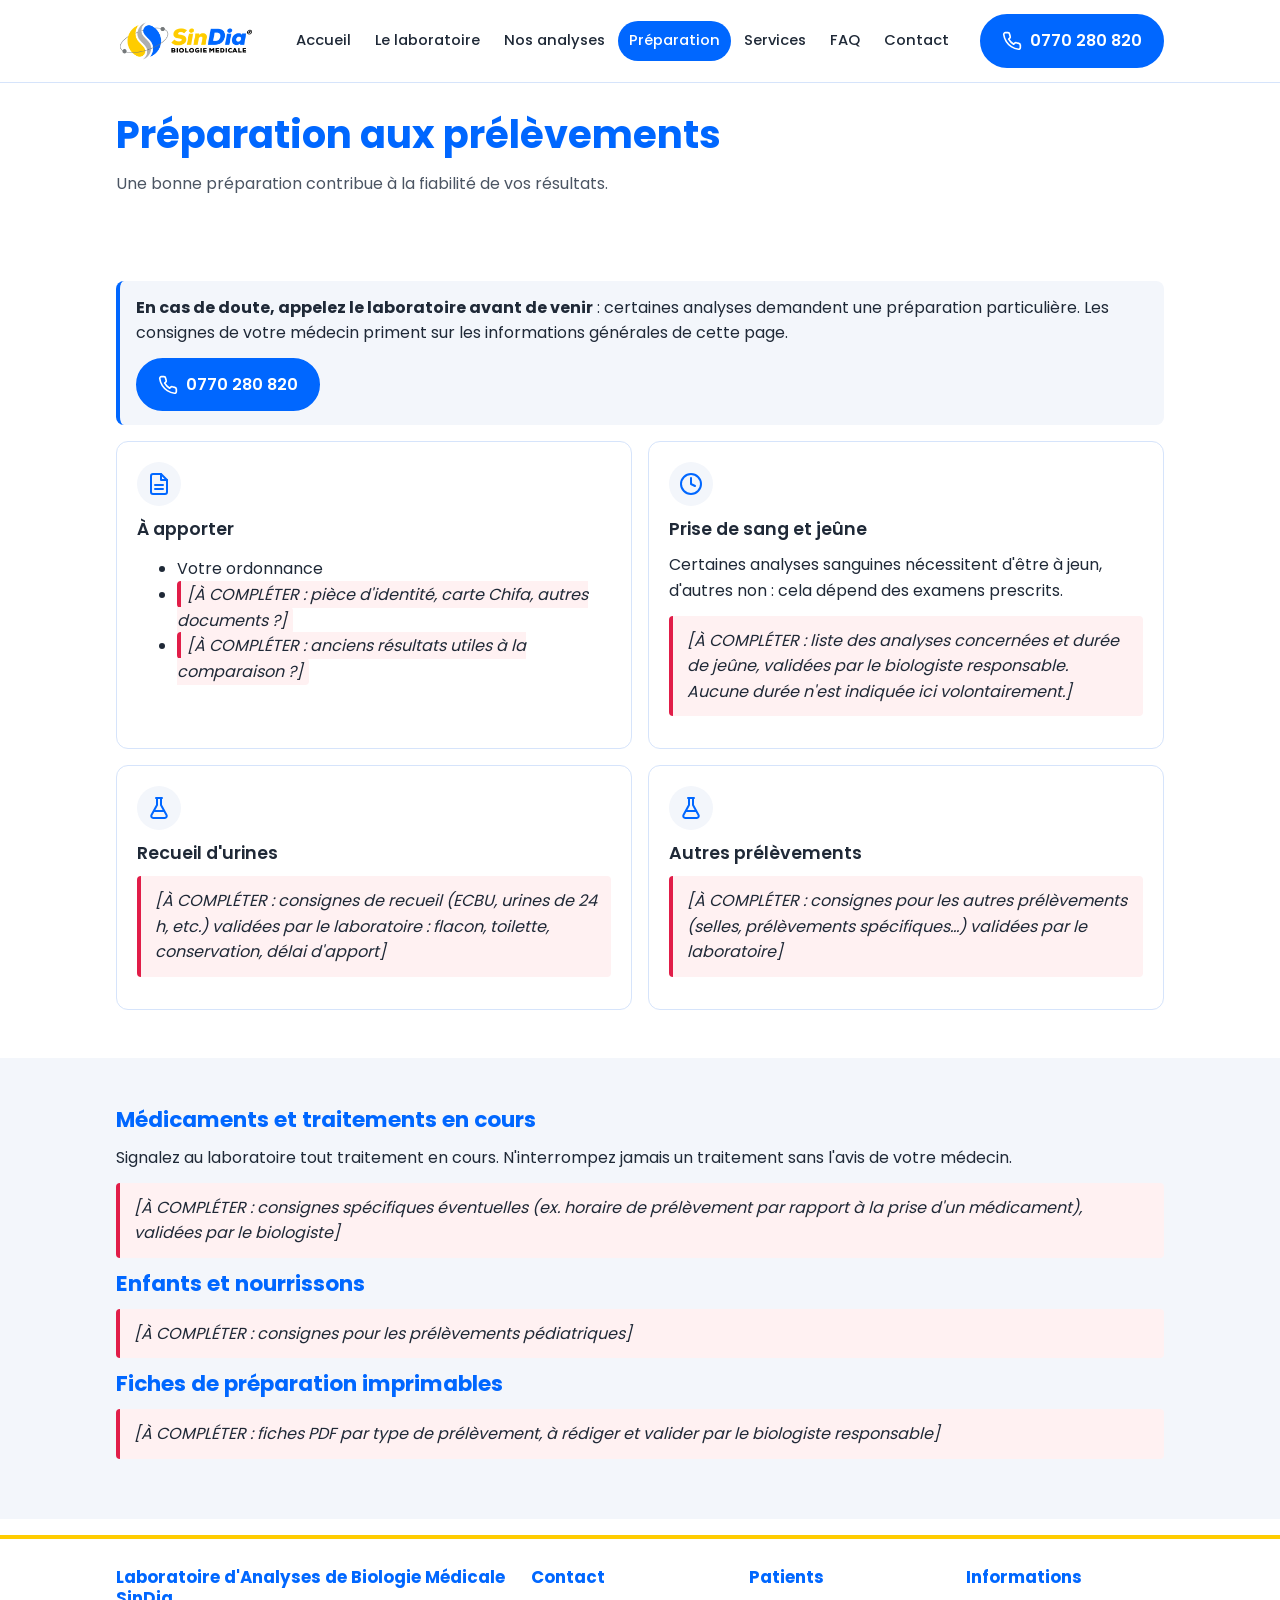
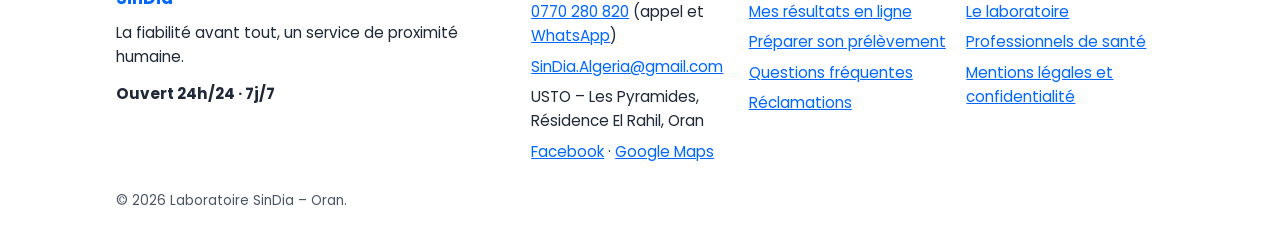
<file: preparation.html>
<!DOCTYPE html>
<html lang="fr" class="no-js">
<head>
  <meta charset="utf-8">
  <meta name="viewport" content="width=device-width, initial-scale=1">
  <title>Préparation aux prélèvements – Laboratoire SinDia, Oran</title>
  <meta name="description" content="Comment se préparer à une prise de sang ou un prélèvement au Laboratoire SinDia à Oran.">
  <meta name="theme-color" content="#0067FF">
  <meta property="og:type" content="website">
  <meta property="og:locale" content="fr_DZ">
  <meta property="og:site_name" content="Laboratoire SinDia">
  <meta property="og:title" content="Préparation aux prélèvements – Laboratoire SinDia, Oran">
  <meta property="og:description" content="Comment se préparer à une prise de sang ou un prélèvement au Laboratoire SinDia à Oran.">
  <link rel="icon" type="image/png" href="assets/img/logo-sindia.png">
  <link rel="preload" href="assets/fonts/poppins-latin-400.woff2" as="font" type="font/woff2" crossorigin>
  <link rel="stylesheet" href="css/style.css">
  <script>document.documentElement.className = 'js';</script>
</head>
<body>
  <a class="skip-link" href="#contenu">Aller au contenu</a>

  <header class="site-header">
    <div class="container header-wrap">
      <div class="header-inner">
        <a class="brand" href="index.html" aria-label="Laboratoire SinDia – Accueil">
          <img src="assets/img/logo-sindia.png" alt="SinDia – Biologie médicale" width="512" height="212">
        </a>
        <button class="nav-toggle" type="button" aria-expanded="false" aria-controls="menu"><svg viewBox="0 0 24 24" fill="none" stroke="currentColor" stroke-width="2" stroke-linecap="round" stroke-linejoin="round" aria-hidden="true"><path d="M3 6h18M3 12h18M3 18h18"/></svg> Menu</button>
      </div>
      <nav class="main-nav" id="menu" aria-label="Menu principal">
        <ul>
          <li><a href="index.html">Accueil</a></li>
          <li><a href="laboratoire.html">Le laboratoire</a></li>
          <li><a href="analyses.html">Nos analyses</a></li>
          <li><a href="preparation.html" aria-current="page">Préparation</a></li>
          <li><a href="services.html">Services</a></li>
          <li><a href="faq.html">FAQ</a></li>
          <li><a href="contact.html">Contact</a></li>
        </ul>
      </nav>
      <a class="btn btn-primary header-call" href="tel:+213770280820"><svg viewBox="0 0 24 24" fill="none" stroke="currentColor" stroke-width="2" stroke-linecap="round" stroke-linejoin="round" aria-hidden="true"><path d="M22 16.9v3a2 2 0 0 1-2.2 2 19.8 19.8 0 0 1-8.6-3.1 19.5 19.5 0 0 1-6-6A19.8 19.8 0 0 1 2.1 4.2 2 2 0 0 1 4.1 2h3a2 2 0 0 1 2 1.7c.1.9.4 1.8.7 2.7a2 2 0 0 1-.5 2.1L8 9.8a16 16 0 0 0 6 6l1.3-1.3a2 2 0 0 1 2.1-.4c.9.3 1.8.6 2.7.7a2 2 0 0 1 1.7 2z"/></svg> 0770 280 820</a>
    </div>
  </header>

  <main id="contenu">
    <section class="page-title">
      <div class="container">
        <h1>Préparation aux prélèvements</h1>
        <p>Une bonne préparation contribue à la fiabilité de vos résultats.</p>
      </div>
    </section>

    <section>
      <div class="container">
        <div class="notice">
          <p><strong>En cas de doute, appelez le laboratoire avant de venir</strong> : certaines analyses demandent une préparation particulière. Les consignes de votre médecin priment sur les informations générales de cette page.</p>
          <a class="btn btn-primary" href="tel:+213770280820"><svg viewBox="0 0 24 24" fill="none" stroke="currentColor" stroke-width="2" stroke-linecap="round" stroke-linejoin="round" aria-hidden="true"><path d="M22 16.9v3a2 2 0 0 1-2.2 2 19.8 19.8 0 0 1-8.6-3.1 19.5 19.5 0 0 1-6-6A19.8 19.8 0 0 1 2.1 4.2 2 2 0 0 1 4.1 2h3a2 2 0 0 1 2 1.7c.1.9.4 1.8.7 2.7a2 2 0 0 1-.5 2.1L8 9.8a16 16 0 0 0 6 6l1.3-1.3a2 2 0 0 1 2.1-.4c.9.3 1.8.6 2.7.7a2 2 0 0 1 1.7 2z"/></svg> 0770 280 820</a>
        </div>

        <div class="grid grid-2">
          <article class="card" id="documents">
            <div class="icon"><svg viewBox="0 0 24 24" fill="none" stroke="currentColor" stroke-width="2" stroke-linecap="round" stroke-linejoin="round" aria-hidden="true"><path d="M14 2H6a2 2 0 0 0-2 2v16a2 2 0 0 0 2 2h12a2 2 0 0 0 2-2V8z"/><path d="M14 2v6h6"/><path d="M8 13h8M8 17h8"/></svg></div>
            <h3>À apporter</h3>
            <ul>
              <li>Votre ordonnance</li>
              <li><span class="todo">[À COMPLÉTER : pièce d'identité, carte Chifa, autres documents ?]</span></li>
              <li><span class="todo">[À COMPLÉTER : anciens résultats utiles à la comparaison ?]</span></li>
            </ul>
          </article>
          <article class="card" id="jeun">
            <div class="icon"><svg viewBox="0 0 24 24" fill="none" stroke="currentColor" stroke-width="2" stroke-linecap="round" stroke-linejoin="round" aria-hidden="true"><circle cx="12" cy="12" r="10"/><path d="M12 6v6l4 2"/></svg></div>
            <h3>Prise de sang et jeûne</h3>
            <p>Certaines analyses sanguines nécessitent d'être à jeun, d'autres non : cela dépend des examens prescrits.</p>
            <p class="todo">[À COMPLÉTER : liste des analyses concernées et durée de jeûne, validées par le biologiste responsable. Aucune durée n'est indiquée ici volontairement.]</p>
          </article>
          <article class="card" id="urines">
            <div class="icon"><svg viewBox="0 0 24 24" fill="none" stroke="currentColor" stroke-width="2" stroke-linecap="round" stroke-linejoin="round" aria-hidden="true"><path d="M9 2h6"/><path d="M10 2v7L4.5 19a2 2 0 0 0 1.8 3h11.4a2 2 0 0 0 1.8-3L14 9V2"/><path d="M7 15h10"/></svg></div>
            <h3>Recueil d'urines</h3>
            <p class="todo">[À COMPLÉTER : consignes de recueil (ECBU, urines de 24 h, etc.) validées par le laboratoire : flacon, toilette, conservation, délai d'apport]</p>
          </article>
          <article class="card" id="autres">
            <div class="icon"><svg viewBox="0 0 24 24" fill="none" stroke="currentColor" stroke-width="2" stroke-linecap="round" stroke-linejoin="round" aria-hidden="true"><path d="M9 2h6"/><path d="M10 2v7L4.5 19a2 2 0 0 0 1.8 3h11.4a2 2 0 0 0 1.8-3L14 9V2"/><path d="M7 15h10"/></svg></div>
            <h3>Autres prélèvements</h3>
            <p class="todo">[À COMPLÉTER : consignes pour les autres prélèvements (selles, prélèvements spécifiques…) validées par le laboratoire]</p>
          </article>
        </div>
      </div>
    </section>

    <section class="section-tint">
      <div class="container">
        <h2>Médicaments et traitements en cours</h2>
        <p>Signalez au laboratoire tout traitement en cours. N'interrompez jamais un traitement sans l'avis de votre médecin.</p>
        <p class="todo">[À COMPLÉTER : consignes spécifiques éventuelles (ex. horaire de prélèvement par rapport à la prise d'un médicament), validées par le biologiste]</p>
        <h2 id="enfants">Enfants et nourrissons</h2>
        <p class="todo">[À COMPLÉTER : consignes pour les prélèvements pédiatriques]</p>
        <h2>Fiches de préparation imprimables</h2>
        <p class="todo">[À COMPLÉTER : fiches PDF par type de prélèvement, à rédiger et valider par le biologiste responsable]</p>
      </div>
    </section>
  </main>

  <footer class="site-footer">
    <div class="container">
      <div class="footer-grid">
        <div>
          <h2>Laboratoire d'Analyses de Biologie Médicale SinDia</h2>
          <p>La fiabilité avant tout, un service de proximité humaine.</p>
          <p><strong>Ouvert 24h/24 · 7j/7</strong></p>
        </div>
        <div>
          <h2>Contact</h2>
          <ul>
            <li><a href="tel:+213770280820">0770 280 820</a> (appel et <a href="https://wa.me/213770280820" target="_blank" rel="noopener">WhatsApp</a>)</li>
            <li><a href="mailto:SinDia.Algeria@gmail.com">SinDia.Algeria@gmail.com</a></li>
            <li>USTO – Les Pyramides, Résidence El Rahil, Oran</li>
            <li><a href="https://www.facebook.com/SinDia.Algeria/" target="_blank" rel="noopener">Facebook</a> · <a href="https://maps.app.goo.gl/Yw23LJdihmPYYyqD7" target="_blank" rel="noopener">Google Maps</a></li>
          </ul>
        </div>
        <div>
          <h2>Patients</h2>
          <ul>
            <li><a href="resultats.html">Mes résultats en ligne</a></li>
            <li><a href="preparation.html">Préparer son prélèvement</a></li>
            <li><a href="faq.html">Questions fréquentes</a></li>
            <li><a href="contact.html#reclamations">Réclamations</a></li>
          </ul>
        </div>
        <div>
          <h2>Informations</h2>
          <ul>
            <li><a href="laboratoire.html">Le laboratoire</a></li>
            <li><a href="services.html#professionnels">Professionnels de santé</a></li>
            <li><a href="mentions-legales.html">Mentions légales et confidentialité</a></li>
          </ul>
        </div>
      </div>
      <p class="footer-bottom">© <span id="annee">2026</span> Laboratoire SinDia – Oran.</p>
    </div>
  </footer>

  <div class="call-bar">
    <a class="btn btn-primary" href="tel:+213770280820"><svg viewBox="0 0 24 24" fill="none" stroke="currentColor" stroke-width="2" stroke-linecap="round" stroke-linejoin="round" aria-hidden="true"><path d="M22 16.9v3a2 2 0 0 1-2.2 2 19.8 19.8 0 0 1-8.6-3.1 19.5 19.5 0 0 1-6-6A19.8 19.8 0 0 1 2.1 4.2 2 2 0 0 1 4.1 2h3a2 2 0 0 1 2 1.7c.1.9.4 1.8.7 2.7a2 2 0 0 1-.5 2.1L8 9.8a16 16 0 0 0 6 6l1.3-1.3a2 2 0 0 1 2.1-.4c.9.3 1.8.6 2.7.7a2 2 0 0 1 1.7 2z"/></svg> Appeler</a>
    <a class="btn btn-outline" href="https://wa.me/213770280820" target="_blank" rel="noopener"><svg viewBox="0 0 24 24" fill="none" stroke="currentColor" stroke-width="2" stroke-linecap="round" stroke-linejoin="round" aria-hidden="true"><path d="M3 21l1.7-5A8.5 8.5 0 1 1 8 19.3z"/><path d="M9 9.5c0 3 2.5 5.5 5.5 5.5l1-1.5-2-1-1 .8a4 4 0 0 1-2-2l.8-1-1-2z"/></svg> WhatsApp</a>
  </div>

  <script src="js/site.js"></script>
</body>
</html>
</file>
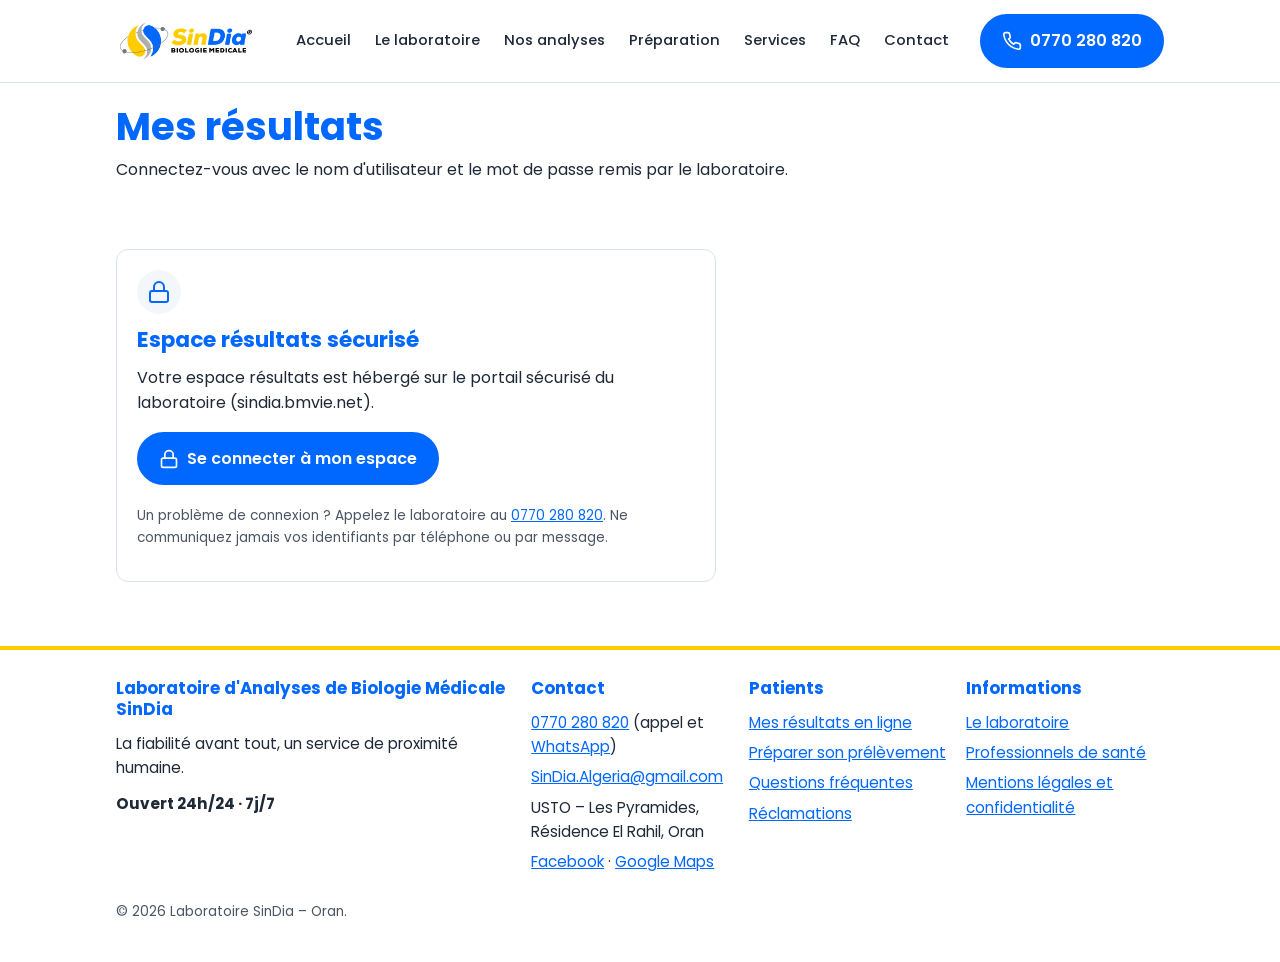
<file: resultats.html>
<!DOCTYPE html>
<html lang="fr" class="no-js">
<head>
  <meta charset="utf-8">
  <meta name="viewport" content="width=device-width, initial-scale=1">
  <title>Mes résultats – Laboratoire SinDia, Oran</title>
  <meta name="description" content="Consultez vos résultats d'analyses en ligne sur l'espace sécurisé du Laboratoire SinDia.">
  <meta name="theme-color" content="#0067FF">
  <meta property="og:type" content="website">
  <meta property="og:locale" content="fr_DZ">
  <meta property="og:site_name" content="Laboratoire SinDia">
  <meta property="og:title" content="Mes résultats – Laboratoire SinDia, Oran">
  <meta property="og:description" content="Consultez vos résultats d'analyses en ligne sur l'espace sécurisé du Laboratoire SinDia.">
  <link rel="icon" type="image/png" href="assets/img/logo-sindia.png">
  <link rel="preload" href="assets/fonts/poppins-latin-400.woff2" as="font" type="font/woff2" crossorigin>
  <link rel="stylesheet" href="css/style.css">
  <script>document.documentElement.className = 'js';</script>
</head>
<body>
  <a class="skip-link" href="#contenu">Aller au contenu</a>

  <header class="site-header">
    <div class="container header-wrap">
      <div class="header-inner">
        <a class="brand" href="index.html" aria-label="Laboratoire SinDia – Accueil">
          <img src="assets/img/logo-sindia.png" alt="SinDia – Biologie médicale" width="512" height="212">
        </a>
        <button class="nav-toggle" type="button" aria-expanded="false" aria-controls="menu"><svg viewBox="0 0 24 24" fill="none" stroke="currentColor" stroke-width="2" stroke-linecap="round" stroke-linejoin="round" aria-hidden="true"><path d="M3 6h18M3 12h18M3 18h18"/></svg> Menu</button>
      </div>
      <nav class="main-nav" id="menu" aria-label="Menu principal">
        <ul>
          <li><a href="index.html">Accueil</a></li>
          <li><a href="laboratoire.html">Le laboratoire</a></li>
          <li><a href="analyses.html">Nos analyses</a></li>
          <li><a href="preparation.html">Préparation</a></li>
          <li><a href="services.html">Services</a></li>
          <li><a href="faq.html">FAQ</a></li>
          <li><a href="contact.html">Contact</a></li>
        </ul>
      </nav>
      <a class="btn btn-primary header-call" href="tel:+213770280820"><svg viewBox="0 0 24 24" fill="none" stroke="currentColor" stroke-width="2" stroke-linecap="round" stroke-linejoin="round" aria-hidden="true"><path d="M22 16.9v3a2 2 0 0 1-2.2 2 19.8 19.8 0 0 1-8.6-3.1 19.5 19.5 0 0 1-6-6A19.8 19.8 0 0 1 2.1 4.2 2 2 0 0 1 4.1 2h3a2 2 0 0 1 2 1.7c.1.9.4 1.8.7 2.7a2 2 0 0 1-.5 2.1L8 9.8a16 16 0 0 0 6 6l1.3-1.3a2 2 0 0 1 2.1-.4c.9.3 1.8.6 2.7.7a2 2 0 0 1 1.7 2z"/></svg> 0770 280 820</a>
    </div>
  </header>

  <main id="contenu">
    <section class="portal-head">
      <div class="container">
        <h1>Mes résultats</h1>
        <p>Connectez-vous avec le nom d'utilisateur et le mot de passe remis par le laboratoire.</p>
      </div>
    </section>
    <section>
      <div class="container">
        <div class="card portal-card">
          <div class="icon"><svg viewBox="0 0 24 24" fill="none" stroke="currentColor" stroke-width="2" stroke-linecap="round" stroke-linejoin="round" aria-hidden="true"><rect x="3" y="11" width="18" height="11" rx="2"/><path d="M7 11V7a5 5 0 0 1 10 0v4"/></svg></div>
          <h2>Espace résultats sécurisé</h2>
          <p>Votre espace résultats est hébergé sur le portail sécurisé du laboratoire (sindia.bmvie.net).</p>
          <a class="btn btn-primary" href="https://sindia.bmvie.net/"><svg viewBox="0 0 24 24" fill="none" stroke="currentColor" stroke-width="2" stroke-linecap="round" stroke-linejoin="round" aria-hidden="true"><rect x="3" y="11" width="18" height="11" rx="2"/><path d="M7 11V7a5 5 0 0 1 10 0v4"/></svg> Se connecter à mon espace</a>
          <p class="small-note">Un problème de connexion ? Appelez le laboratoire au <a href="tel:+213770280820">0770 280 820</a>. Ne communiquez jamais vos identifiants par téléphone ou par message.</p>
        </div>
      </div>
    </section>
    <!-- Portail intégré : à réactiver quand BMVie autorise l'affichage dans ce site
         (en-tête Content-Security-Policy frame-ancestors incluant le domaine du site) :
    <div class="portal-wrap">
      <iframe class="portal-frame" src="https://sindia.bmvie.net/" title="Portail résultats SinDia (BMVie)"></iframe>
    </div>
    -->
  </main>

  <footer class="site-footer">
    <div class="container">
      <div class="footer-grid">
        <div>
          <h2>Laboratoire d'Analyses de Biologie Médicale SinDia</h2>
          <p>La fiabilité avant tout, un service de proximité humaine.</p>
          <p><strong>Ouvert 24h/24 · 7j/7</strong></p>
        </div>
        <div>
          <h2>Contact</h2>
          <ul>
            <li><a href="tel:+213770280820">0770 280 820</a> (appel et <a href="https://wa.me/213770280820" target="_blank" rel="noopener">WhatsApp</a>)</li>
            <li><a href="mailto:SinDia.Algeria@gmail.com">SinDia.Algeria@gmail.com</a></li>
            <li>USTO – Les Pyramides, Résidence El Rahil, Oran</li>
            <li><a href="https://www.facebook.com/SinDia.Algeria/" target="_blank" rel="noopener">Facebook</a> · <a href="https://maps.app.goo.gl/Yw23LJdihmPYYyqD7" target="_blank" rel="noopener">Google Maps</a></li>
          </ul>
        </div>
        <div>
          <h2>Patients</h2>
          <ul>
            <li><a href="resultats.html">Mes résultats en ligne</a></li>
            <li><a href="preparation.html">Préparer son prélèvement</a></li>
            <li><a href="faq.html">Questions fréquentes</a></li>
            <li><a href="contact.html#reclamations">Réclamations</a></li>
          </ul>
        </div>
        <div>
          <h2>Informations</h2>
          <ul>
            <li><a href="laboratoire.html">Le laboratoire</a></li>
            <li><a href="services.html#professionnels">Professionnels de santé</a></li>
            <li><a href="mentions-legales.html">Mentions légales et confidentialité</a></li>
          </ul>
        </div>
      </div>
      <p class="footer-bottom">© <span id="annee">2026</span> Laboratoire SinDia – Oran.</p>
    </div>
  </footer>

  <div class="call-bar">
    <a class="btn btn-primary" href="tel:+213770280820"><svg viewBox="0 0 24 24" fill="none" stroke="currentColor" stroke-width="2" stroke-linecap="round" stroke-linejoin="round" aria-hidden="true"><path d="M22 16.9v3a2 2 0 0 1-2.2 2 19.8 19.8 0 0 1-8.6-3.1 19.5 19.5 0 0 1-6-6A19.8 19.8 0 0 1 2.1 4.2 2 2 0 0 1 4.1 2h3a2 2 0 0 1 2 1.7c.1.9.4 1.8.7 2.7a2 2 0 0 1-.5 2.1L8 9.8a16 16 0 0 0 6 6l1.3-1.3a2 2 0 0 1 2.1-.4c.9.3 1.8.6 2.7.7a2 2 0 0 1 1.7 2z"/></svg> Appeler</a>
    <a class="btn btn-outline" href="https://wa.me/213770280820" target="_blank" rel="noopener"><svg viewBox="0 0 24 24" fill="none" stroke="currentColor" stroke-width="2" stroke-linecap="round" stroke-linejoin="round" aria-hidden="true"><path d="M3 21l1.7-5A8.5 8.5 0 1 1 8 19.3z"/><path d="M9 9.5c0 3 2.5 5.5 5.5 5.5l1-1.5-2-1-1 .8a4 4 0 0 1-2-2l.8-1-1-2z"/></svg> WhatsApp</a>
  </div>

  <script src="js/site.js"></script>
</body>
</html>
</file>
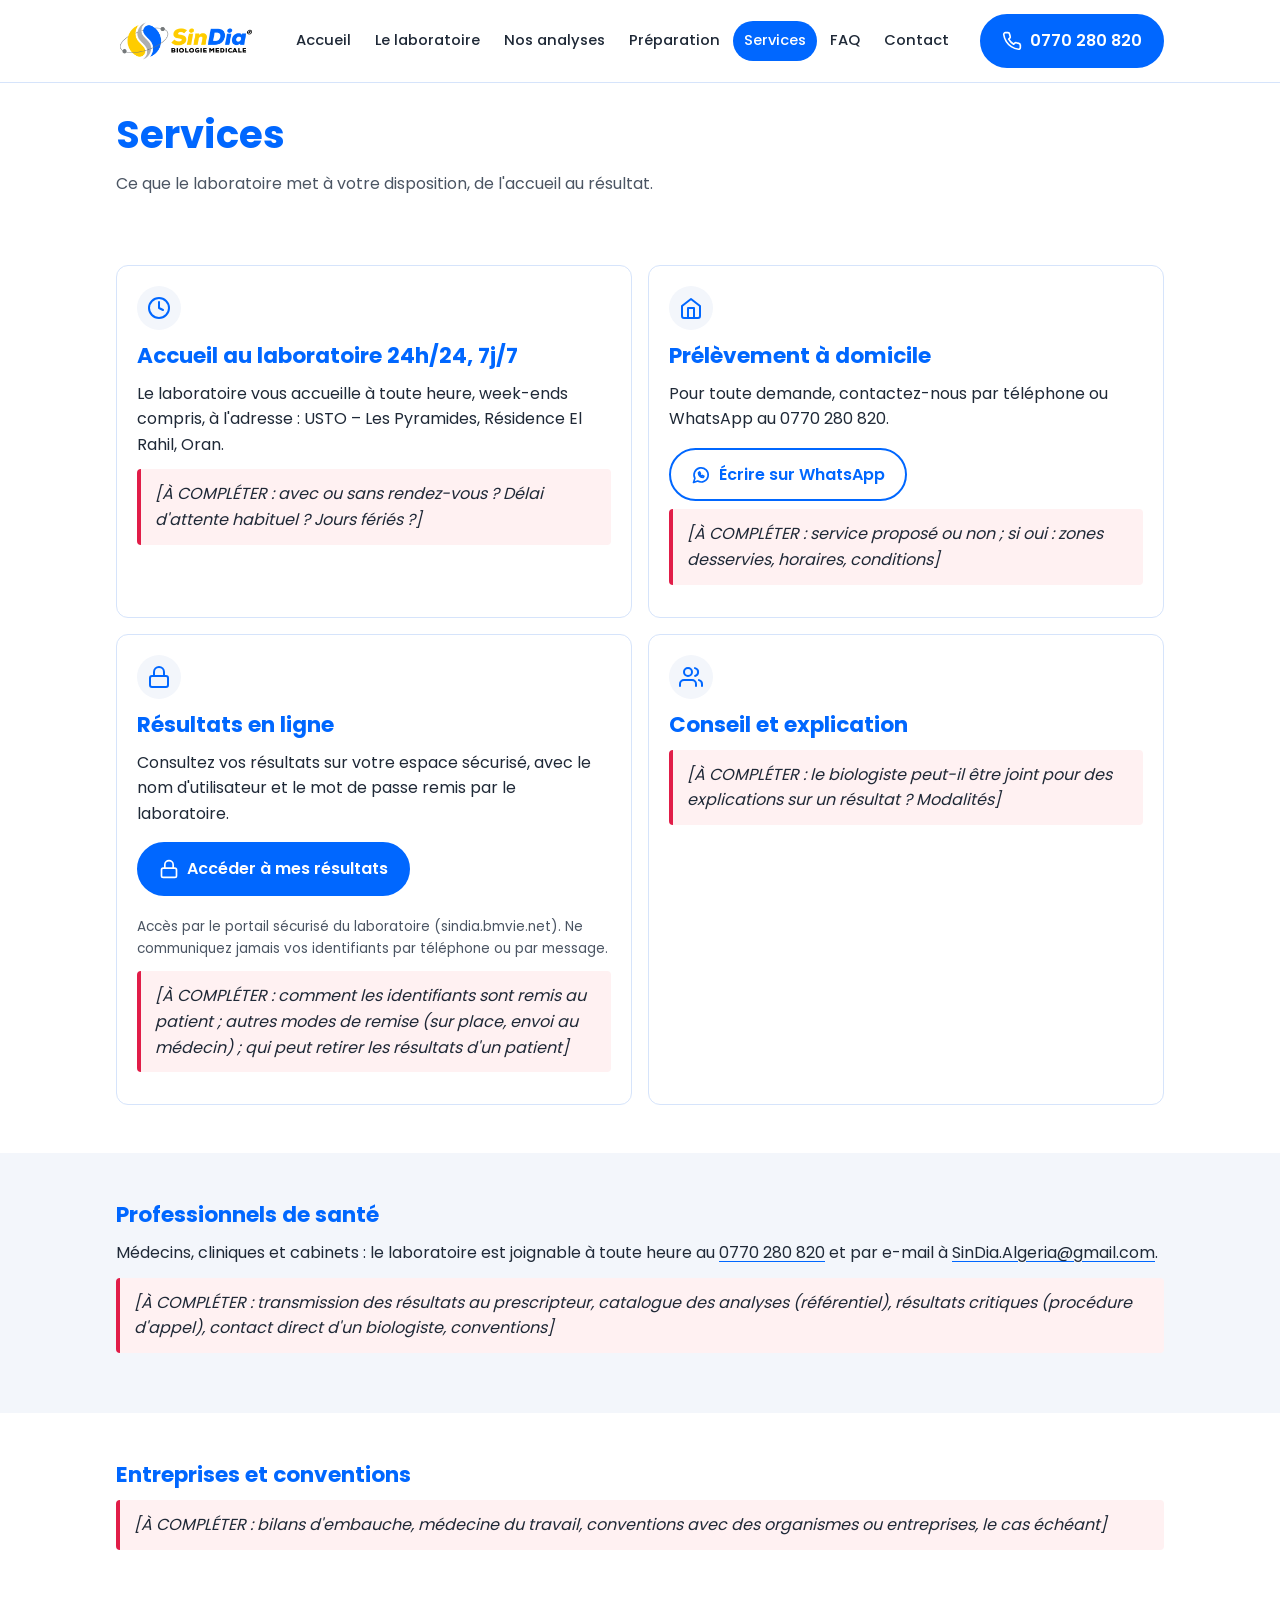
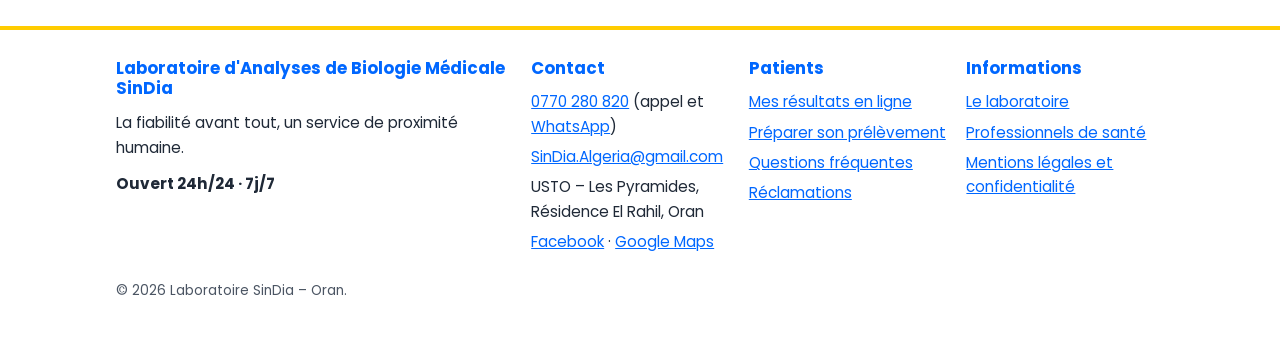
<file: services.html>
<!DOCTYPE html>
<html lang="fr" class="no-js">
<head>
  <meta charset="utf-8">
  <meta name="viewport" content="width=device-width, initial-scale=1">
  <title>Services – Laboratoire SinDia, Oran</title>
  <meta name="description" content="Accueil 24h/24, résultats, prélèvement à domicile, professionnels de santé : les services du Laboratoire SinDia à Oran.">
  <meta name="theme-color" content="#0067FF">
  <meta property="og:type" content="website">
  <meta property="og:locale" content="fr_DZ">
  <meta property="og:site_name" content="Laboratoire SinDia">
  <meta property="og:title" content="Services – Laboratoire SinDia, Oran">
  <meta property="og:description" content="Accueil 24h/24, résultats, prélèvement à domicile, professionnels de santé : les services du Laboratoire SinDia à Oran.">
  <link rel="icon" type="image/png" href="assets/img/logo-sindia.png">
  <link rel="preload" href="assets/fonts/poppins-latin-400.woff2" as="font" type="font/woff2" crossorigin>
  <link rel="stylesheet" href="css/style.css">
  <script>document.documentElement.className = 'js';</script>
</head>
<body>
  <a class="skip-link" href="#contenu">Aller au contenu</a>

  <header class="site-header">
    <div class="container header-wrap">
      <div class="header-inner">
        <a class="brand" href="index.html" aria-label="Laboratoire SinDia – Accueil">
          <img src="assets/img/logo-sindia.png" alt="SinDia – Biologie médicale" width="512" height="212">
        </a>
        <button class="nav-toggle" type="button" aria-expanded="false" aria-controls="menu"><svg viewBox="0 0 24 24" fill="none" stroke="currentColor" stroke-width="2" stroke-linecap="round" stroke-linejoin="round" aria-hidden="true"><path d="M3 6h18M3 12h18M3 18h18"/></svg> Menu</button>
      </div>
      <nav class="main-nav" id="menu" aria-label="Menu principal">
        <ul>
          <li><a href="index.html">Accueil</a></li>
          <li><a href="laboratoire.html">Le laboratoire</a></li>
          <li><a href="analyses.html">Nos analyses</a></li>
          <li><a href="preparation.html">Préparation</a></li>
          <li><a href="services.html" aria-current="page">Services</a></li>
          <li><a href="faq.html">FAQ</a></li>
          <li><a href="contact.html">Contact</a></li>
        </ul>
      </nav>
      <a class="btn btn-primary header-call" href="tel:+213770280820"><svg viewBox="0 0 24 24" fill="none" stroke="currentColor" stroke-width="2" stroke-linecap="round" stroke-linejoin="round" aria-hidden="true"><path d="M22 16.9v3a2 2 0 0 1-2.2 2 19.8 19.8 0 0 1-8.6-3.1 19.5 19.5 0 0 1-6-6A19.8 19.8 0 0 1 2.1 4.2 2 2 0 0 1 4.1 2h3a2 2 0 0 1 2 1.7c.1.9.4 1.8.7 2.7a2 2 0 0 1-.5 2.1L8 9.8a16 16 0 0 0 6 6l1.3-1.3a2 2 0 0 1 2.1-.4c.9.3 1.8.6 2.7.7a2 2 0 0 1 1.7 2z"/></svg> 0770 280 820</a>
    </div>
  </header>

  <main id="contenu">
    <section class="page-title">
      <div class="container">
        <h1>Services</h1>
        <p>Ce que le laboratoire met à votre disposition, de l'accueil au résultat.</p>
      </div>
    </section>

    <section>
      <div class="container">
        <div class="grid grid-2">
          <article class="card" id="accueil">
            <div class="icon"><svg viewBox="0 0 24 24" fill="none" stroke="currentColor" stroke-width="2" stroke-linecap="round" stroke-linejoin="round" aria-hidden="true"><circle cx="12" cy="12" r="10"/><path d="M12 6v6l4 2"/></svg></div>
            <h2>Accueil au laboratoire 24h/24, 7j/7</h2>
            <p>Le laboratoire vous accueille à toute heure, week-ends compris, à l'adresse : USTO – Les Pyramides, Résidence El Rahil, Oran.</p>
            <p class="todo">[À COMPLÉTER : avec ou sans rendez-vous ? Délai d'attente habituel ? Jours fériés ?]</p>
          </article>
          <article class="card" id="domicile">
            <div class="icon"><svg viewBox="0 0 24 24" fill="none" stroke="currentColor" stroke-width="2" stroke-linecap="round" stroke-linejoin="round" aria-hidden="true"><path d="m3 10 9-7 9 7v10a2 2 0 0 1-2 2H5a2 2 0 0 1-2-2z"/><path d="M9 22V12h6v10"/></svg></div>
            <h2>Prélèvement à domicile</h2>
            <p>Pour toute demande, contactez-nous par téléphone ou WhatsApp au 0770 280 820.</p>
            <a class="btn btn-outline" href="https://wa.me/213770280820" target="_blank" rel="noopener"><svg viewBox="0 0 24 24" fill="none" stroke="currentColor" stroke-width="2" stroke-linecap="round" stroke-linejoin="round" aria-hidden="true"><path d="M3 21l1.7-5A8.5 8.5 0 1 1 8 19.3z"/><path d="M9 9.5c0 3 2.5 5.5 5.5 5.5l1-1.5-2-1-1 .8a4 4 0 0 1-2-2l.8-1-1-2z"/></svg> Écrire sur WhatsApp</a>
            <p class="todo">[À COMPLÉTER : service proposé ou non ; si oui : zones desservies, horaires, conditions]</p>
          </article>
          <article class="card" id="resultats">
            <div class="icon"><svg viewBox="0 0 24 24" fill="none" stroke="currentColor" stroke-width="2" stroke-linecap="round" stroke-linejoin="round" aria-hidden="true"><rect x="3" y="11" width="18" height="11" rx="2"/><path d="M7 11V7a5 5 0 0 1 10 0v4"/></svg></div>
            <h2>Résultats en ligne</h2>
            <p>Consultez vos résultats sur votre espace sécurisé, avec le nom d'utilisateur et le mot de passe remis par le laboratoire.</p>
            <a class="btn btn-primary" href="resultats.html"><svg viewBox="0 0 24 24" fill="none" stroke="currentColor" stroke-width="2" stroke-linecap="round" stroke-linejoin="round" aria-hidden="true"><rect x="3" y="11" width="18" height="11" rx="2"/><path d="M7 11V7a5 5 0 0 1 10 0v4"/></svg> Accéder à mes résultats</a>
            <p class="small-note">Accès par le portail sécurisé du laboratoire (sindia.bmvie.net). Ne communiquez jamais vos identifiants par téléphone ou par message.</p>
            <p class="todo">[À COMPLÉTER : comment les identifiants sont remis au patient ; autres modes de remise (sur place, envoi au médecin) ; qui peut retirer les résultats d'un patient]</p>
          </article>
          <article class="card" id="conseil">
            <div class="icon"><svg viewBox="0 0 24 24" fill="none" stroke="currentColor" stroke-width="2" stroke-linecap="round" stroke-linejoin="round" aria-hidden="true"><path d="M17 21v-2a4 4 0 0 0-4-4H5a4 4 0 0 0-4 4v2"/><circle cx="9" cy="7" r="4"/><path d="M23 21v-2a4 4 0 0 0-3-3.9"/><path d="M16 3.1a4 4 0 0 1 0 7.8"/></svg></div>
            <h2>Conseil et explication</h2>
            <p class="todo">[À COMPLÉTER : le biologiste peut-il être joint pour des explications sur un résultat ? Modalités]</p>
          </article>
        </div>
      </div>
    </section>

    <section class="section-tint" id="professionnels">
      <div class="container">
        <h2>Professionnels de santé</h2>
        <p>Médecins, cliniques et cabinets : le laboratoire est joignable à toute heure au <a href="tel:+213770280820">0770 280 820</a> et par e-mail à <a href="mailto:SinDia.Algeria@gmail.com">SinDia.Algeria@gmail.com</a>.</p>
        <p class="todo">[À COMPLÉTER : transmission des résultats au prescripteur, catalogue des analyses (référentiel), résultats critiques (procédure d'appel), contact direct d'un biologiste, conventions]</p>
      </div>
    </section>

    <section id="entreprises">
      <div class="container">
        <h2>Entreprises et conventions</h2>
        <p class="todo">[À COMPLÉTER : bilans d'embauche, médecine du travail, conventions avec des organismes ou entreprises, le cas échéant]</p>
      </div>
    </section>
  </main>

  <footer class="site-footer">
    <div class="container">
      <div class="footer-grid">
        <div>
          <h2>Laboratoire d'Analyses de Biologie Médicale SinDia</h2>
          <p>La fiabilité avant tout, un service de proximité humaine.</p>
          <p><strong>Ouvert 24h/24 · 7j/7</strong></p>
        </div>
        <div>
          <h2>Contact</h2>
          <ul>
            <li><a href="tel:+213770280820">0770 280 820</a> (appel et <a href="https://wa.me/213770280820" target="_blank" rel="noopener">WhatsApp</a>)</li>
            <li><a href="mailto:SinDia.Algeria@gmail.com">SinDia.Algeria@gmail.com</a></li>
            <li>USTO – Les Pyramides, Résidence El Rahil, Oran</li>
            <li><a href="https://www.facebook.com/SinDia.Algeria/" target="_blank" rel="noopener">Facebook</a> · <a href="https://maps.app.goo.gl/Yw23LJdihmPYYyqD7" target="_blank" rel="noopener">Google Maps</a></li>
          </ul>
        </div>
        <div>
          <h2>Patients</h2>
          <ul>
            <li><a href="resultats.html">Mes résultats en ligne</a></li>
            <li><a href="preparation.html">Préparer son prélèvement</a></li>
            <li><a href="faq.html">Questions fréquentes</a></li>
            <li><a href="contact.html#reclamations">Réclamations</a></li>
          </ul>
        </div>
        <div>
          <h2>Informations</h2>
          <ul>
            <li><a href="laboratoire.html">Le laboratoire</a></li>
            <li><a href="services.html#professionnels">Professionnels de santé</a></li>
            <li><a href="mentions-legales.html">Mentions légales et confidentialité</a></li>
          </ul>
        </div>
      </div>
      <p class="footer-bottom">© <span id="annee">2026</span> Laboratoire SinDia – Oran.</p>
    </div>
  </footer>

  <div class="call-bar">
    <a class="btn btn-primary" href="tel:+213770280820"><svg viewBox="0 0 24 24" fill="none" stroke="currentColor" stroke-width="2" stroke-linecap="round" stroke-linejoin="round" aria-hidden="true"><path d="M22 16.9v3a2 2 0 0 1-2.2 2 19.8 19.8 0 0 1-8.6-3.1 19.5 19.5 0 0 1-6-6A19.8 19.8 0 0 1 2.1 4.2 2 2 0 0 1 4.1 2h3a2 2 0 0 1 2 1.7c.1.9.4 1.8.7 2.7a2 2 0 0 1-.5 2.1L8 9.8a16 16 0 0 0 6 6l1.3-1.3a2 2 0 0 1 2.1-.4c.9.3 1.8.6 2.7.7a2 2 0 0 1 1.7 2z"/></svg> Appeler</a>
    <a class="btn btn-outline" href="https://wa.me/213770280820" target="_blank" rel="noopener"><svg viewBox="0 0 24 24" fill="none" stroke="currentColor" stroke-width="2" stroke-linecap="round" stroke-linejoin="round" aria-hidden="true"><path d="M3 21l1.7-5A8.5 8.5 0 1 1 8 19.3z"/><path d="M9 9.5c0 3 2.5 5.5 5.5 5.5l1-1.5-2-1-1 .8a4 4 0 0 1-2-2l.8-1-1-2z"/></svg> WhatsApp</a>
  </div>

  <script src="js/site.js"></script>
</body>
</html>
</file>
<file: css/style.css>
/* Laboratoire SinDia — feuille de style commune
   Mobile first : les styles de base ciblent le téléphone,
   les media queries (min-width) enrichissent pour les écrans larges.
   Toutes les couleurs sont centralisées ici (tokens). */

/* Poppins auto-hébergée (SIL Open Font License, voir assets/fonts/OFL.txt) :
   aucune requête vers Google à l'ouverture du site. */
@font-face { font-family: 'Poppins'; font-style: normal; font-weight: 400; font-display: swap;
  src: url('../assets/fonts/poppins-latin-400.woff2') format('woff2'); unicode-range: U+0000-00FF, U+0131, U+0152-0153, U+02BB-02BC, U+02C6, U+02DA, U+02DC, U+0304, U+0308, U+0329, U+2000-206F, U+20AC, U+2122, U+2191, U+2193, U+2212, U+2215, U+FEFF, U+FFFD; }
@font-face { font-family: 'Poppins'; font-style: normal; font-weight: 500; font-display: swap;
  src: url('../assets/fonts/poppins-latin-500.woff2') format('woff2'); unicode-range: U+0000-00FF, U+0131, U+0152-0153, U+02BB-02BC, U+02C6, U+02DA, U+02DC, U+0304, U+0308, U+0329, U+2000-206F, U+20AC, U+2122, U+2191, U+2193, U+2212, U+2215, U+FEFF, U+FFFD; }
@font-face { font-family: 'Poppins'; font-style: normal; font-weight: 600; font-display: swap;
  src: url('../assets/fonts/poppins-latin-600.woff2') format('woff2'); unicode-range: U+0000-00FF, U+0131, U+0152-0153, U+02BB-02BC, U+02C6, U+02DA, U+02DC, U+0304, U+0308, U+0329, U+2000-206F, U+20AC, U+2122, U+2191, U+2193, U+2212, U+2215, U+FEFF, U+FFFD; }
@font-face { font-family: 'Poppins'; font-style: normal; font-weight: 700; font-display: swap;
  src: url('../assets/fonts/poppins-latin-700.woff2') format('woff2'); unicode-range: U+0000-00FF, U+0131, U+0152-0153, U+02BB-02BC, U+02C6, U+02DA, U+02DC, U+0304, U+0308, U+0329, U+2000-206F, U+20AC, U+2122, U+2191, U+2193, U+2212, U+2215, U+FEFF, U+FFFD; }

:root {
  /* Charte SinDia — aucune couleur foncée (hors texte de lecture) */
  --blue: #0067FF;         /* bleu SinDia : titres, boutons, liens (blanc/bleu = 4,79:1) */
  --yellow: #FFCC00;       /* jaune SinDia : badges, bandes décoratives (jamais texte sur blanc) */
  --blue-soft: #D6E4FB;    /* bordures, séparateurs */
  --blue-tint: #F3F6FB;    /* fonds de sections / encadrés (bleu dessus = 4,42:1 : pas de lien bleu) */
  --yellow-tint: #FFF8D6;
  --white: #FFFFFF;
  --text: #1F2937;
  --text-muted: #4B5563;
  /* Marqueur temporaire [À COMPLÉTER], volontairement hors charte pour être repéré */
  --todo-bg: #FFF1F2;
  --todo-border: #E11D48;
  --radius: 12px;
  --max: 1080px;
  --font: 'Poppins', Arial, Helvetica, sans-serif;
}

*, *::before, *::after { box-sizing: border-box; }

html { -webkit-text-size-adjust: 100%; }

body {
  margin: 0;
  font-family: var(--font);
  font-size: 1rem;
  line-height: 1.6;
  color: var(--text);
  background: var(--white);
  /* espace pour la barre d'appel fixe en bas sur mobile */
  padding-bottom: 76px;
}

img { max-width: 100%; height: auto; display: block; }

a { color: var(--blue); }
a:hover { text-decoration-thickness: 2px; }
/* Sur fond teinté, bleu = 4,42:1 (< 4,5) : liens en texte foncé soulignés de bleu */
.section-tint a:not(.btn), .hero a:not(.btn), .notice a:not(.btn) {
  color: var(--text); text-decoration-color: var(--blue); text-underline-offset: 3px;
}

:focus-visible { outline: 3px solid var(--blue); outline-offset: 2px; }

.container { max-width: var(--max); margin: 0 auto; padding: 0 16px; }

.skip-link {
  position: absolute; left: -9999px; top: 0;
  background: var(--blue); color: var(--white); padding: 8px 12px; z-index: 100;
}
.skip-link:focus { left: 8px; top: 8px; }

/* ---------- En-tête et menu commun ---------- */
.site-header {
  position: sticky; top: 0; z-index: 50;
  background: var(--white);
  border-bottom: 1px solid var(--blue-soft);
}
.header-inner {
  display: flex; align-items: center; justify-content: space-between;
  gap: 12px; padding-top: 10px; padding-bottom: 6px;
}
.brand { display: flex; align-items: center; text-decoration: none; }
.brand img { width: 140px; }


.nav-toggle {
  display: none; /* affiché seulement si JavaScript est actif (classe .js) */
  align-items: center; gap: 8px; min-height: 44px; padding: 8px 14px;
  border: 2px solid var(--blue); border-radius: 999px; background: var(--white);
  color: var(--blue); font: inherit; font-weight: 600; cursor: pointer;
}
.nav-toggle svg { width: 20px; height: 20px; }
.js .nav-toggle { display: inline-flex; }

.main-nav ul {
  list-style: none; margin: 0; padding: 0 0 10px;
  display: flex; flex-wrap: wrap; gap: 4px;
}
.main-nav a {
  display: block; white-space: nowrap;
  padding: 7px 10px; border-radius: 999px;
  text-decoration: none; font-weight: 500; font-size: .9rem;
  color: var(--text);
}
.main-nav a:hover { background: var(--blue-tint); color: var(--text); }
.main-nav a[aria-current="page"] { background: var(--blue); color: var(--white); }

/* Avec JavaScript, sur mobile : menu replié derrière le bouton « Menu » */
@media (max-width: 1023px) {
  .js .main-nav { display: none; }
  .js .main-nav.open { display: block; }
  .js .main-nav ul { flex-direction: column; gap: 2px; padding-bottom: 12px; }
  .js .main-nav a { border-radius: 8px; padding: 12px 14px; font-size: 1rem; }
}

/* ---------- Boutons ---------- */
.btn {
  display: inline-flex; align-items: center; justify-content: center; gap: 8px;
  min-height: 48px; padding: 12px 20px;
  border-radius: 999px; border: 2px solid var(--blue);
  font: inherit; font-weight: 600; text-decoration: none; cursor: pointer;
}
.btn-primary { background: var(--blue); color: var(--white); }
.btn-primary:hover { color: var(--white); box-shadow: 0 0 0 3px var(--yellow); }
.btn-outline { background: var(--white); color: var(--blue); }
.btn-outline:hover { color: var(--blue); box-shadow: 0 0 0 3px var(--yellow); }
.btn svg { width: 20px; height: 20px; flex: none; }
.btn.header-call { display: none; } /* remplacé par la barre d'appel en bas sur mobile */

/* ---------- Barre d'appel fixe (mobile) ---------- */
.call-bar {
  position: fixed; left: 0; right: 0; bottom: 0; z-index: 60;
  padding: 10px 16px calc(10px + env(safe-area-inset-bottom));
  background: var(--white);
  border-top: 1px solid var(--blue-soft);
  box-shadow: 0 -2px 10px rgba(0, 0, 0, .06);
}
.call-bar { display: flex; gap: 8px; }
.call-bar .btn { flex: 1; font-size: 1.05rem; padding-left: 12px; padding-right: 12px; }

/* ---------- Sections ---------- */
main { display: block; }
section { padding: 32px 0; }
.section-tint { background: var(--blue-tint); }

h1, h2, h3 { line-height: 1.25; margin: 0 0 12px; }
h1 { font-size: 1.75rem; font-weight: 700; color: var(--blue); }
h2 { font-size: 1.35rem; font-weight: 700; color: var(--blue); }
h3 { font-size: 1.1rem; font-weight: 600; }
p { margin: 0 0 12px; }

.page-title { padding: 28px 0 8px; }
.page-title p { color: var(--text-muted); }

.hero { padding: 32px 0; background: var(--blue-tint); }
.hero h1::after {
  content: ""; display: block; width: 64px; height: 6px; margin-top: 12px;
  border-radius: 3px; background: var(--yellow); /* bande décorative */
}
.hero .tagline { font-size: 1.1rem; color: var(--text-muted); }
.hero-actions { display: flex; flex-direction: column; gap: 10px; margin-top: 20px; }

.badge {
  display: inline-block; margin-bottom: 12px;
  padding: 4px 12px; border-radius: 999px;
  background: var(--yellow); color: var(--blue);
  font-weight: 700; font-size: 1.2rem; /* bleu/jaune = 3,17:1 : réservé au gros texte gras */
}

.grid { display: grid; gap: 16px; }

.card {
  background: var(--white);
  border: 1px solid var(--blue-soft);
  border-radius: var(--radius);
  padding: 20px;
}
.section-tint .card { background: var(--white); }
.card .icon {
  width: 44px; height: 44px; border-radius: 50%;
  display: flex; align-items: center; justify-content: center;
  background: var(--blue-tint); color: var(--blue); margin-bottom: 12px;
}
.card .icon svg { width: 24px; height: 24px; }

.info-list { list-style: none; margin: 0; padding: 0; }
.info-list li {
  display: flex; gap: 12px; align-items: flex-start;
  padding: 12px 0; border-bottom: 1px solid var(--blue-soft);
}
.info-list li:last-child { border-bottom: 0; }
.info-list svg { width: 22px; height: 22px; flex: none; color: var(--blue); margin-top: 2px; }
.info-list strong { display: block; }

.steps { counter-reset: step; list-style: none; padding: 0; margin: 0; }
.steps li {
  counter-increment: step; position: relative;
  padding: 0 0 16px 48px;
}
.steps li::before {
  content: counter(step);
  position: absolute; left: 0; top: 0;
  width: 32px; height: 32px; border-radius: 50%;
  background: var(--blue); color: var(--white);
  display: flex; align-items: center; justify-content: center; font-weight: 600;
}

/* ---------- Texte provisoire ---------- */
.todo {
  background: var(--todo-bg);
  border-left: 4px solid var(--todo-border);
  padding: 2px 6px; border-radius: 4px;
  font-style: italic;
}
div.todo, p.todo { display: block; padding: 12px 14px; margin: 0 0 12px; }

.notice {
  background: var(--blue-tint); border-left: 4px solid var(--blue);
  padding: 14px 16px; border-radius: 8px; margin: 16px 0;
}

/* ---------- Accès rapides (accueil) ---------- */
.tiles { display: grid; gap: 12px; grid-template-columns: repeat(2, 1fr); }
.tile {
  display: flex; flex-direction: column; gap: 8px;
  padding: 16px; border-radius: var(--radius);
  background: var(--white); border: 1px solid var(--blue-soft);
  text-decoration: none; color: var(--text); font-weight: 600; line-height: 1.3;
}
.tile svg { width: 28px; height: 28px; color: var(--blue); }
.tile small { font-weight: 400; color: var(--text-muted); }
.tile:hover { box-shadow: 0 0 0 3px var(--yellow); color: var(--text); }

/* ---------- Bloc « entre le jour et la nuit » ---------- */
.daynight {
  align-self: start; /* ne pas s'étirer à la hauteur de la colonne voisine */
  border-radius: var(--radius); padding: 24px 20px;
  background: linear-gradient(90deg, var(--yellow-tint) 0%, var(--white) 50%, var(--blue-tint) 100%);
  border: 1px solid var(--blue-soft);
}
.daynight .accroche { font-size: 1.35rem; font-weight: 700; color: var(--blue); margin-bottom: 8px; }

.quote { font-size: 1.15rem; font-weight: 600; color: var(--blue); margin: 0 0 4px; }

/* ---------- Avis Google ---------- */
.stars { display: inline-flex; gap: 1px; color: #F5A400; vertical-align: -3px; } /* étoiles : graphisme, pas du texte */
.stars svg { width: 18px; height: 18px; }
.stars-lg svg { width: 26px; height: 26px; }
.rating-line {
  display: inline-flex; align-items: center; gap: 6px; flex-wrap: wrap;
  margin-top: 4px; color: var(--text); text-decoration: none;
}
.hero a.rating-line { text-decoration: none; }
.rating-line:hover strong { text-decoration: underline; }
.google-card {
  display: grid; gap: 20px; align-items: center;
  background: var(--white); border: 1px solid var(--blue-soft); border-radius: var(--radius);
  padding: 24px 20px;
}
.google-score { display: flex; flex-direction: column; align-items: center; gap: 4px; text-align: center; }
.google-score .score { font-size: 3.2rem; font-weight: 700; line-height: 1; color: var(--blue); }
.google-score .score small { font-size: 1.2rem; color: var(--text-muted); font-weight: 600; }
.small-note { font-size: .85rem; color: var(--text-muted); margin-top: 10px; }
.card .btn + .small-note { margin-top: 12px; }
.card .btn { margin: 4px 0 8px; }
@media (min-width: 640px) { .google-card { grid-template-columns: 220px 1fr; padding: 28px; } }

/* ---------- Page « Mes résultats » : portail BMVie intégré ---------- */
.portal-head { padding: 20px 0 12px; }
.portal-head h1 { margin-bottom: 6px; }
.portal-head p { margin-bottom: 6px; }
.portal-head .small-note svg { width: 14px; height: 14px; vertical-align: -2px; }
.portal-wrap { padding: 0 8px 8px; }
.portal-frame {
  display: block; width: 100%; max-width: 1280px; margin: 0 auto;
  height: calc(100vh - 150px); min-height: 560px;
  border: 1px solid var(--blue-soft); border-radius: var(--radius); background: var(--white);
}
.portal-card { max-width: 600px; }
.page-portail { padding-bottom: 0; }
.page-portail .call-bar { display: none; } /* libère l'écran pour le portail sur mobile */
.page-portail .site-footer { margin-top: 0; }

/* ---------- FAQ ---------- */
.faq details {
  border: 1px solid var(--blue-soft); border-radius: var(--radius);
  background: var(--white); margin-bottom: 10px;
}
.faq summary {
  cursor: pointer; list-style: none; padding: 14px 44px 14px 16px; position: relative;
  font-weight: 600; min-height: 48px;
}
.faq summary::-webkit-details-marker { display: none; }
.faq summary::after {
  content: "+"; position: absolute; right: 16px; top: 50%; transform: translateY(-50%);
  font-size: 1.4rem; font-weight: 600; color: var(--blue);
}
.faq details[open] summary::after { content: "–"; }
.faq .answer { padding: 0 16px 14px; }
.faq h2 { margin-top: 24px; }

.legal h2 { margin-top: 28px; }

/* ---------- Pied de page ---------- */
.site-footer {
  margin-top: 16px; padding: 28px 0;
  background: var(--white); border-top: 4px solid var(--yellow); /* blanc : titres bleus à 4,79:1 */
  font-size: .95rem;
}
.site-footer h2 { font-size: 1.05rem; }
.site-footer ul { list-style: none; margin: 0; padding: 0; }
.site-footer li { margin-bottom: 6px; }
.footer-grid { display: grid; gap: 20px; }
.footer-bottom { margin-top: 20px; color: var(--text-muted); font-size: .85rem; }

.map-frame {
  width: 100%; aspect-ratio: 4 / 3; border: 0; border-radius: var(--radius);
  background: var(--blue-tint);
}

/* ---------- Tablette et plus ---------- */
@media (min-width: 640px) {
  .hero-actions { flex-direction: row; flex-wrap: wrap; }
  .grid-2 { grid-template-columns: repeat(2, 1fr); }
  .grid-3, .grid-4 { grid-template-columns: repeat(2, 1fr); }
  .footer-grid { grid-template-columns: repeat(2, 1fr); }
  h1 { font-size: 2.1rem; }
}

/* ---------- Ordinateur ---------- */
@media (min-width: 1024px) {
  body { padding-bottom: 0; }
  .call-bar { display: none; }

  .header-inner { padding-top: 12px; padding-bottom: 12px; }
  .site-header .container.header-wrap {
    display: flex; align-items: center; justify-content: space-between; gap: 20px;
  }
  .header-inner { flex: none; }
  .js .nav-toggle { display: none; }
  .main-nav { flex: 1; }
  .main-nav ul { padding: 0; justify-content: flex-end; flex-wrap: nowrap; gap: 2px; }
  .main-nav a { padding: 8px 11px; font-size: .92rem; }
  .btn.header-call { display: inline-flex; }
}

@media (min-width: 900px) {
  .grid-3 { grid-template-columns: repeat(3, 1fr); }
  .grid-4 { grid-template-columns: repeat(4, 1fr); }
  .footer-grid { grid-template-columns: 2fr 1fr 1fr 1fr; }
  section { padding: 48px 0; }
  .hero { padding: 56px 0; }
  h1 { font-size: 2.4rem; }
}

/* =========================================================
   Catalogue d'examens + animations (ajout design)
   Tout est désactivé si l'utilisateur préfère moins d'animations,
   et le contenu reste visible sans JavaScript.
   ========================================================= */

/* ---------- Hero : fond animé (aurores) ---------- */
.hero { position: relative; overflow: hidden; isolation: isolate; }
.hero > .container { position: relative; z-index: 2; }
.hero::before, .hero::after {
  content: ""; position: absolute; z-index: 1; border-radius: 50%;
  filter: blur(60px); opacity: .55; pointer-events: none;
}
.hero::before {
  width: 320px; height: 320px; top: -120px; right: -60px;
  background: radial-gradient(circle at 30% 30%, var(--yellow), transparent 70%);
  animation: drift1 14s ease-in-out infinite;
}
.hero::after {
  width: 360px; height: 360px; bottom: -160px; left: -80px;
  background: radial-gradient(circle at 60% 40%, #7FB0FF, transparent 70%);
  animation: drift2 18s ease-in-out infinite;
}
@keyframes drift1 { 0%,100% { transform: translate(0,0) scale(1); } 50% { transform: translate(-30px,25px) scale(1.12); } }
@keyframes drift2 { 0%,100% { transform: translate(0,0) scale(1); } 50% { transform: translate(35px,-20px) scale(1.08); } }

/* ---------- Révélation au défilement (ajoutée par JS) ---------- */
.js .anim-in { opacity: 0; transform: translateY(18px); }
.js .anim-in.is-visible {
  opacity: 1; transform: none;
  transition: opacity .6s ease, transform .6s cubic-bezier(.16,.84,.44,1);
}

/* ---------- Compteur (note Google) ---------- */
.count-anim { font-variant-numeric: tabular-nums; }

/* ---------- Catalogue : recherche ---------- */
.cat-wrap { padding-top: 20px; }
.cat-search { position: relative; margin: 8px 0 14px; }
.cat-search-ic {
  position: absolute; left: 16px; top: 50%; transform: translateY(-50%);
  color: var(--blue); pointer-events: none;
}
.cat-search-ic svg { width: 22px; height: 22px; }
#catSearch {
  width: 100%; min-height: 52px; padding: 12px 16px 12px 48px;
  font: inherit; font-size: 1.05rem; color: var(--text);
  background: var(--white); border: 2px solid var(--blue-soft); border-radius: 999px;
  transition: border-color .2s, box-shadow .2s;
}
#catSearch:focus { outline: none; border-color: var(--blue); box-shadow: 0 0 0 4px rgba(0,103,255,.15); }

/* ---------- Catalogue : filtres (chips) ---------- */
.chips { display: flex; flex-wrap: wrap; gap: 8px; }
.chip {
  min-height: 40px; padding: 8px 16px; border-radius: 999px;
  border: 2px solid var(--blue-soft); background: var(--white);
  font: inherit; font-weight: 600; font-size: .92rem; color: var(--text);
  cursor: pointer; transition: background .2s, color .2s, border-color .2s, transform .1s;
}
.chip:hover { border-color: var(--blue); }
.chip:active { transform: scale(.96); }
.chip.is-active { background: var(--blue); border-color: var(--blue); color: var(--white); }

.cat-status { margin: 14px 0 0; color: var(--text-muted); font-size: .9rem; min-height: 1.2em; }

/* ---------- Catalogue : résultats ---------- */
.cat-results { padding-bottom: 8px; }
.cat-domain { padding: 20px 0 4px; }
.cat-domain.is-hidden { display: none; }
.cat-domain-title { display: flex; align-items: center; gap: 10px; font-size: 1.2rem; }
.cat-ic { display: inline-flex; color: var(--blue); }
.cat-ic svg { width: 24px; height: 24px; }
.cat-count {
  display: inline-flex; align-items: center; justify-content: center;
  min-width: 26px; height: 22px; padding: 0 7px; border-radius: 999px;
  background: var(--blue-tint); color: var(--blue); font-size: .8rem; font-weight: 700;
}
.exam-list { list-style: none; margin: 0; padding: 0; display: grid; gap: 8px; }
.exam {
  display: flex; flex-direction: column; gap: 2px;
  padding: 12px 14px; border: 1px solid var(--blue-soft); border-radius: 10px;
  background: var(--white); transition: border-color .15s, box-shadow .15s, transform .15s;
}
.exam:hover { border-color: var(--blue); box-shadow: 0 2px 10px rgba(0,103,255,.08); transform: translateX(3px); }
.exam.is-hidden { display: none; }
.exam-name { font-weight: 600; }
.exam-aka { font-size: .82rem; color: var(--text-muted); }
.exam mark { background: var(--yellow); color: var(--text); border-radius: 3px; padding: 0 2px; }
.cat-empty { padding: 24px 0; color: var(--text-muted); }

@media (min-width: 640px) { .exam-list { grid-template-columns: repeat(2, 1fr); } }
@media (min-width: 900px) { .exam-list { grid-template-columns: repeat(3, 1fr); } }

/* ---------- Respect de « moins d'animations » ---------- */
@media (prefers-reduced-motion: reduce) {
  .hero::before, .hero::after { animation: none; }
  .js .anim-in { opacity: 1 !important; transform: none !important; transition: none !important; }
  .exam, .chip, #catSearch, .btn, .tile, .card { transition: none !important; }
}

/* Marqueur « transmis à un partenaire » dans le catalogue */
.exam-meta {
  display: inline-block; margin-top: 4px; align-self: flex-start;
  font-size: .72rem; font-weight: 600; color: var(--blue);
  background: var(--blue-tint); border-radius: 999px; padding: 2px 9px;
}
</file>
